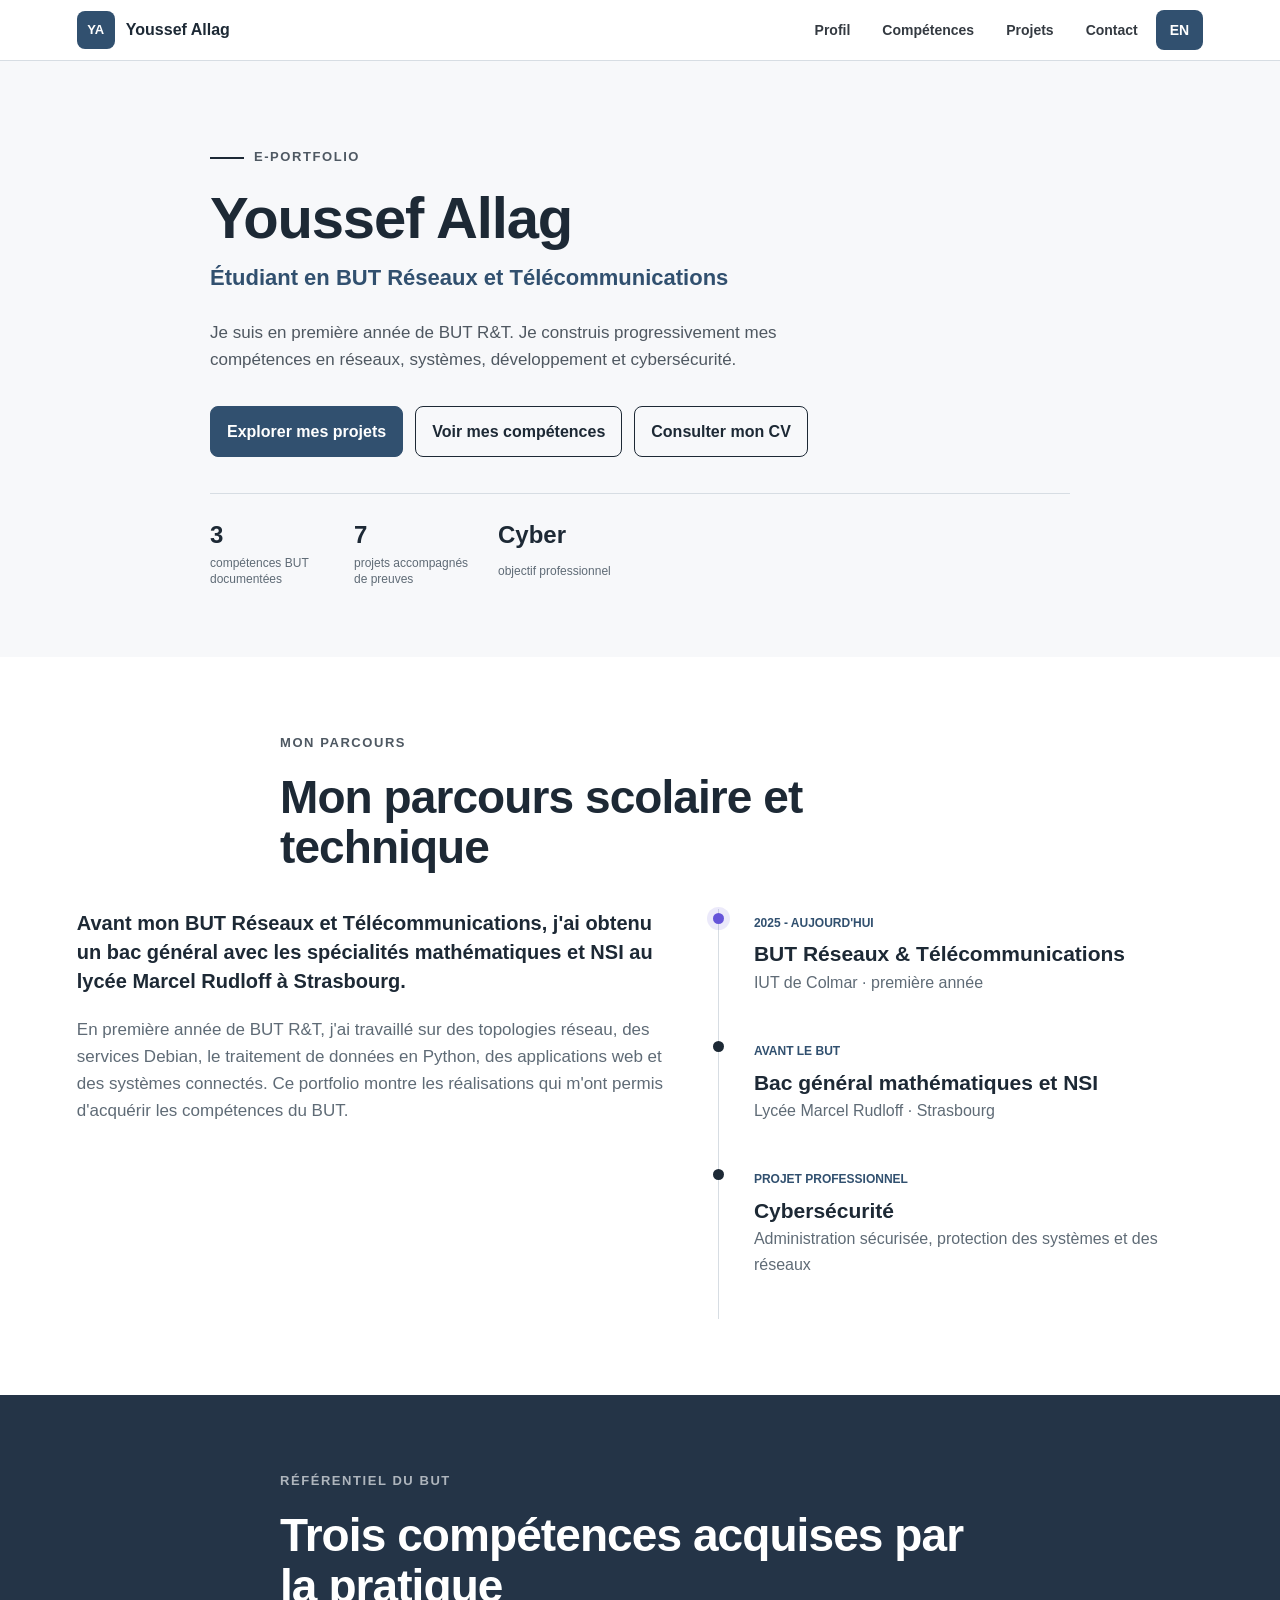
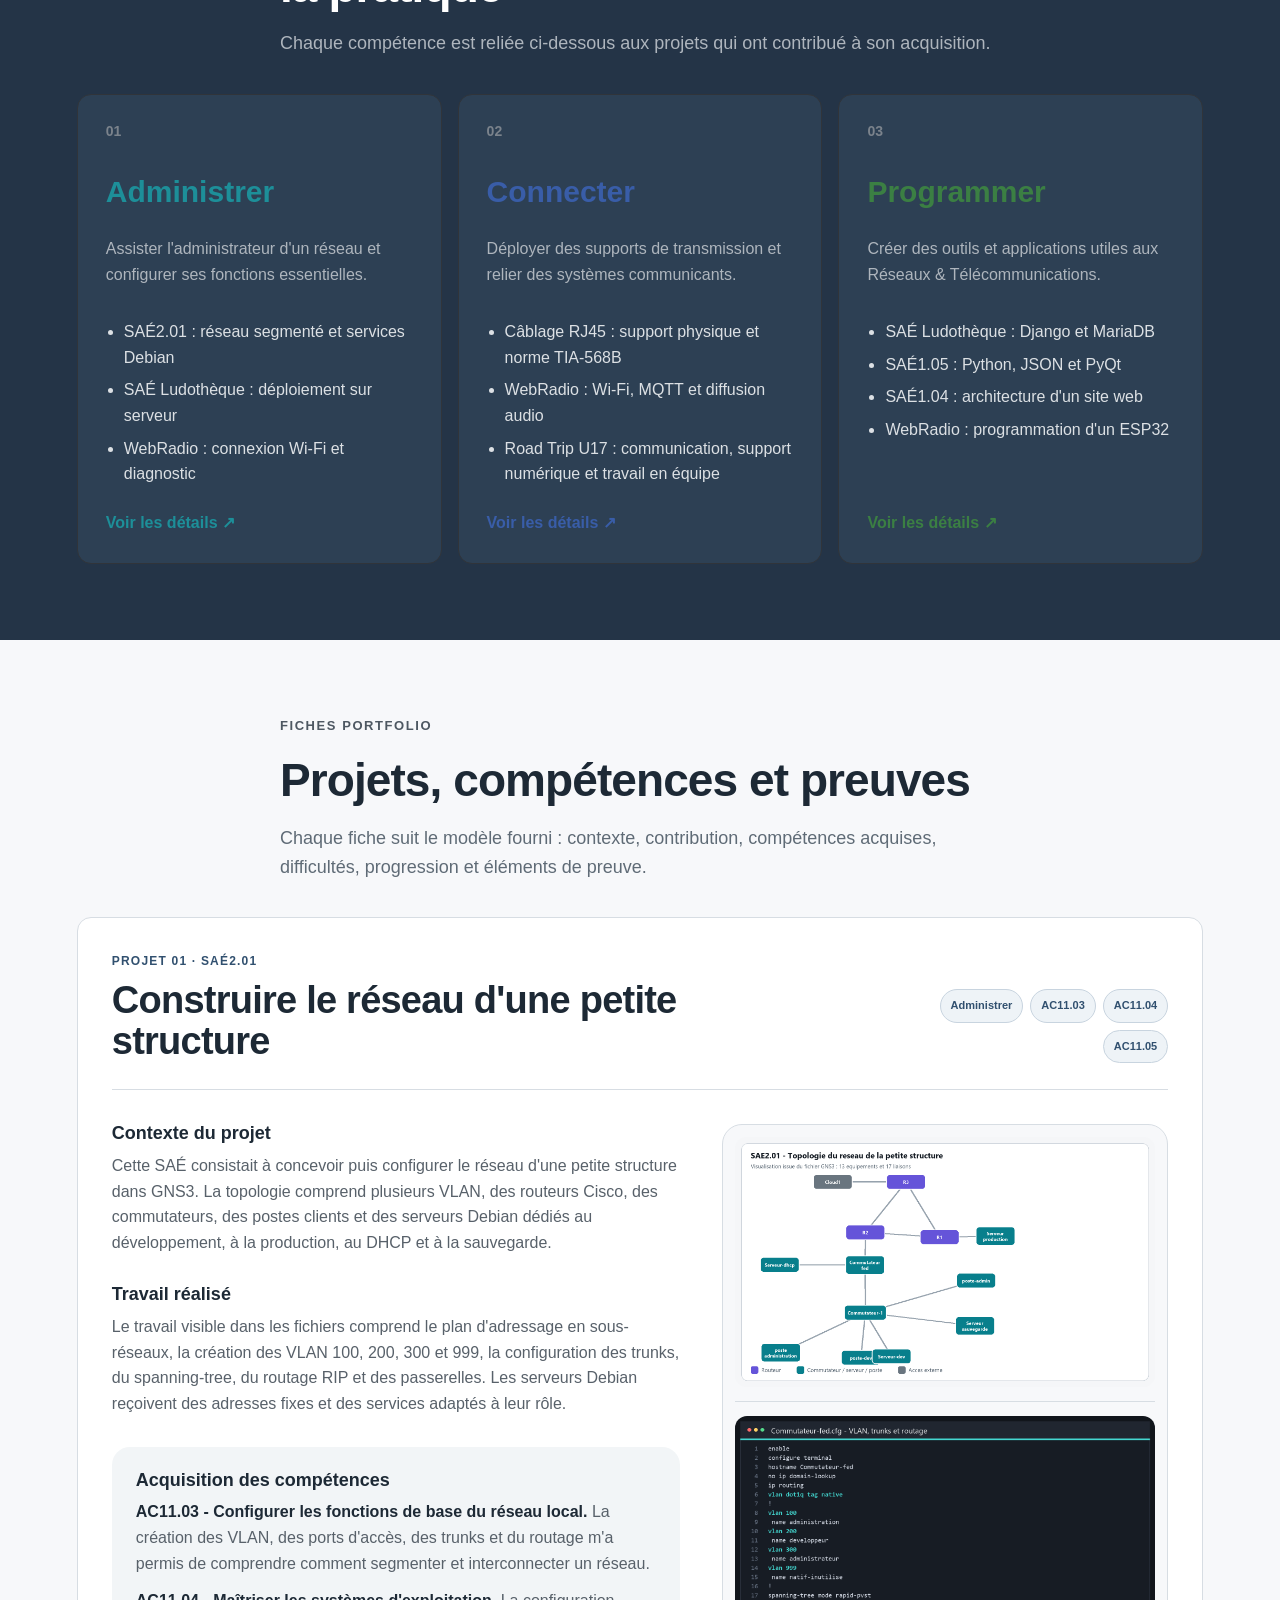
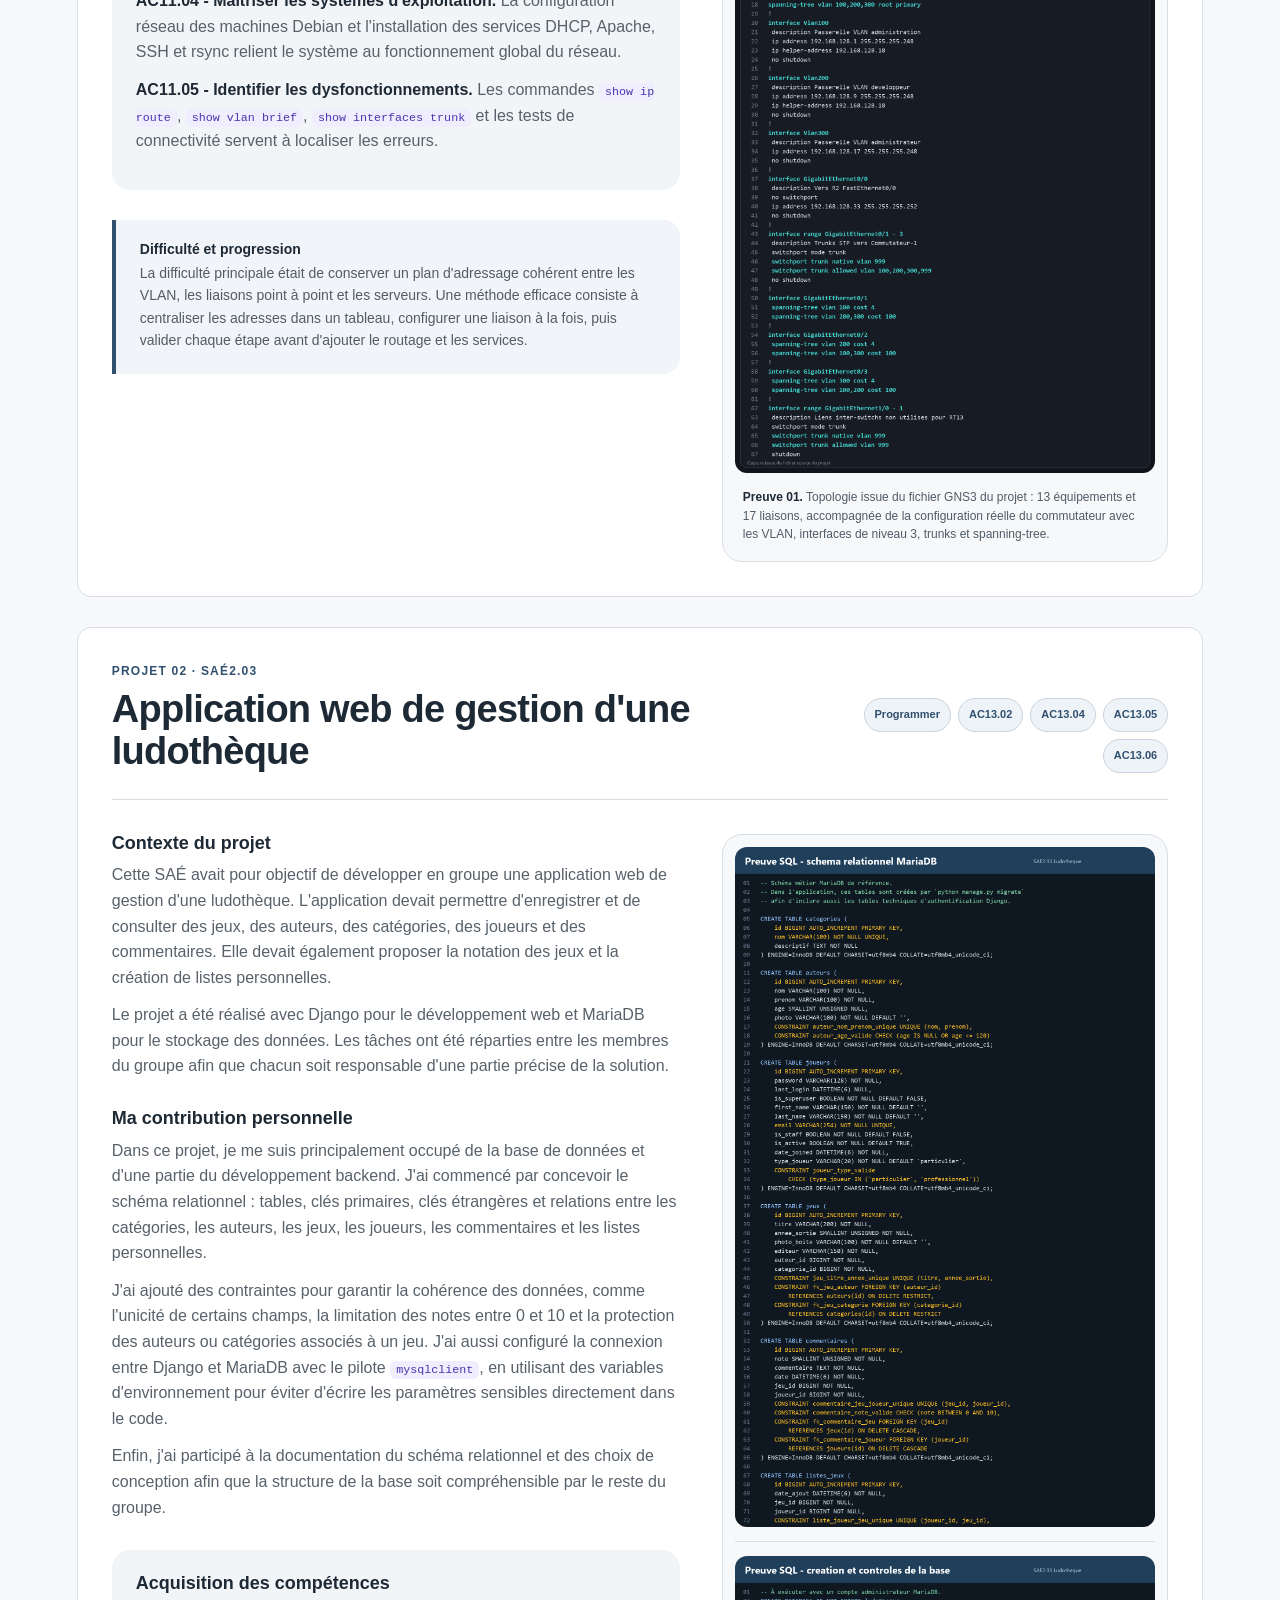
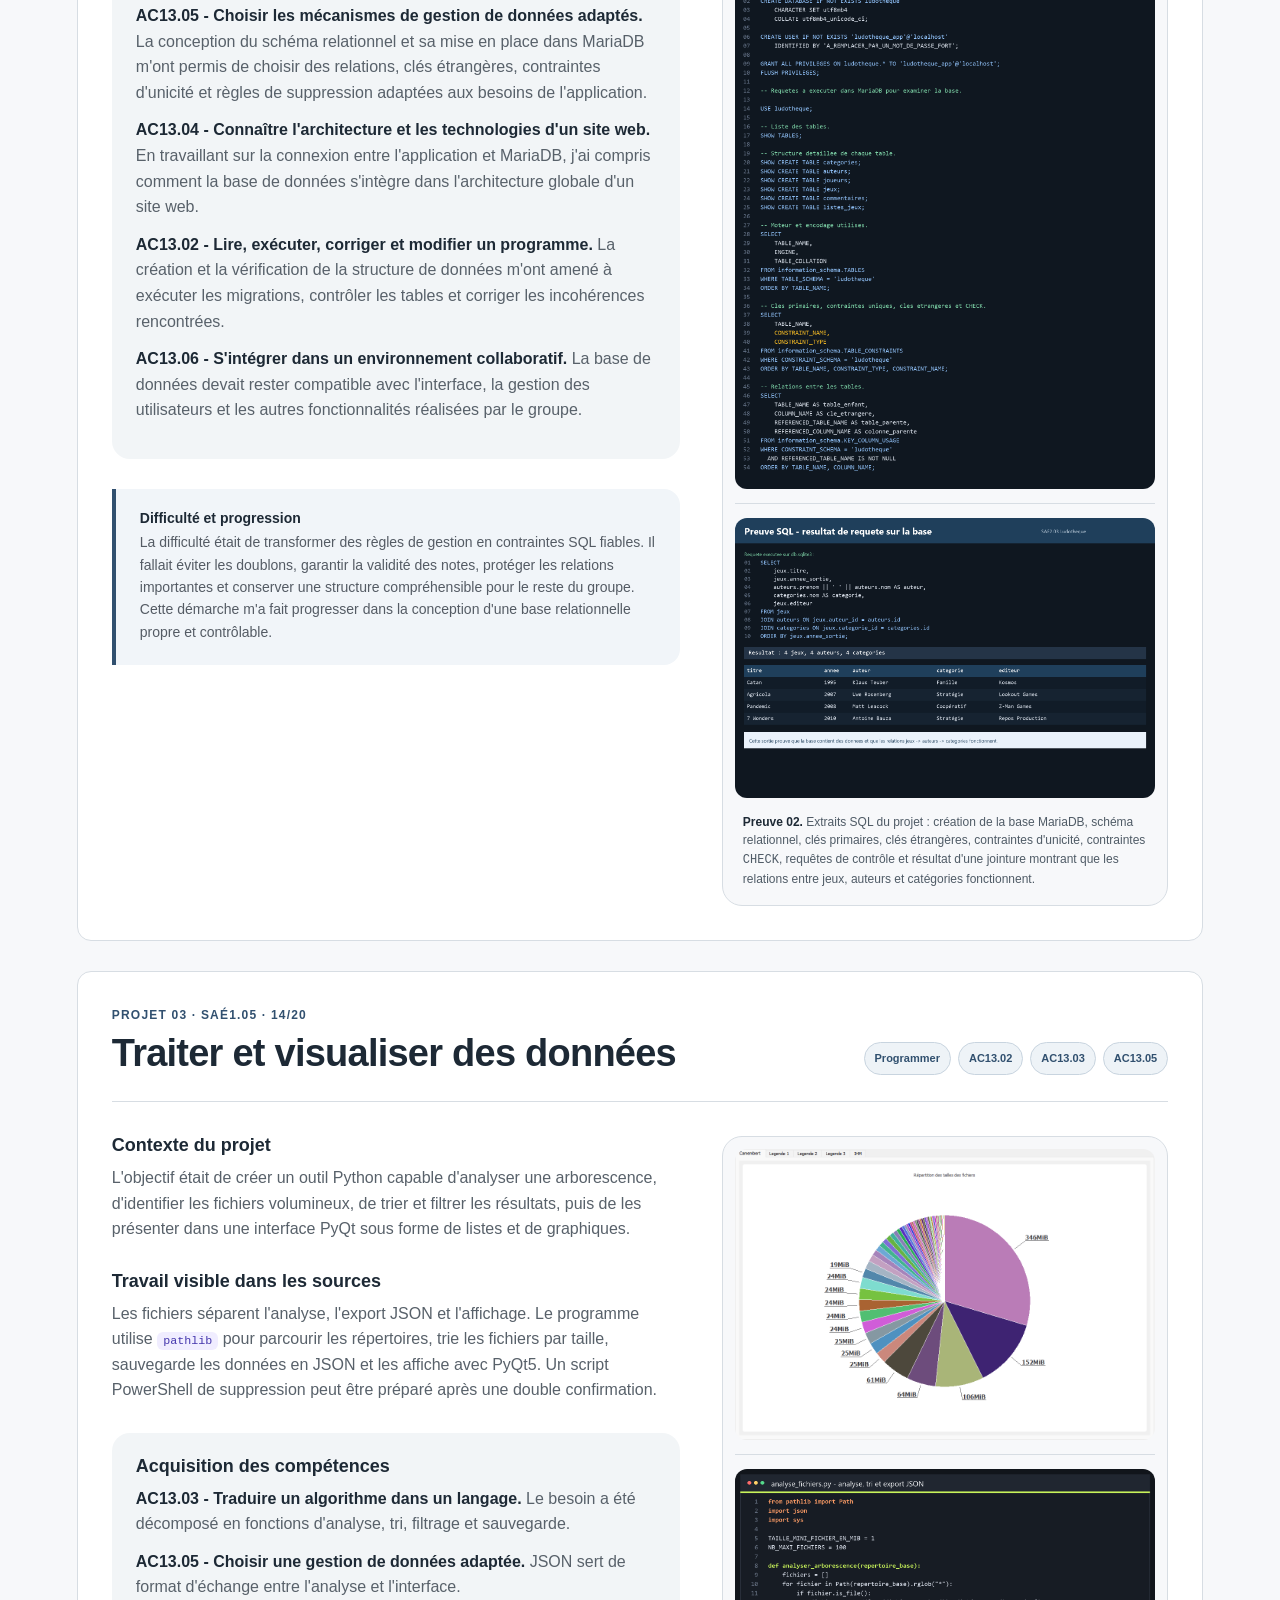
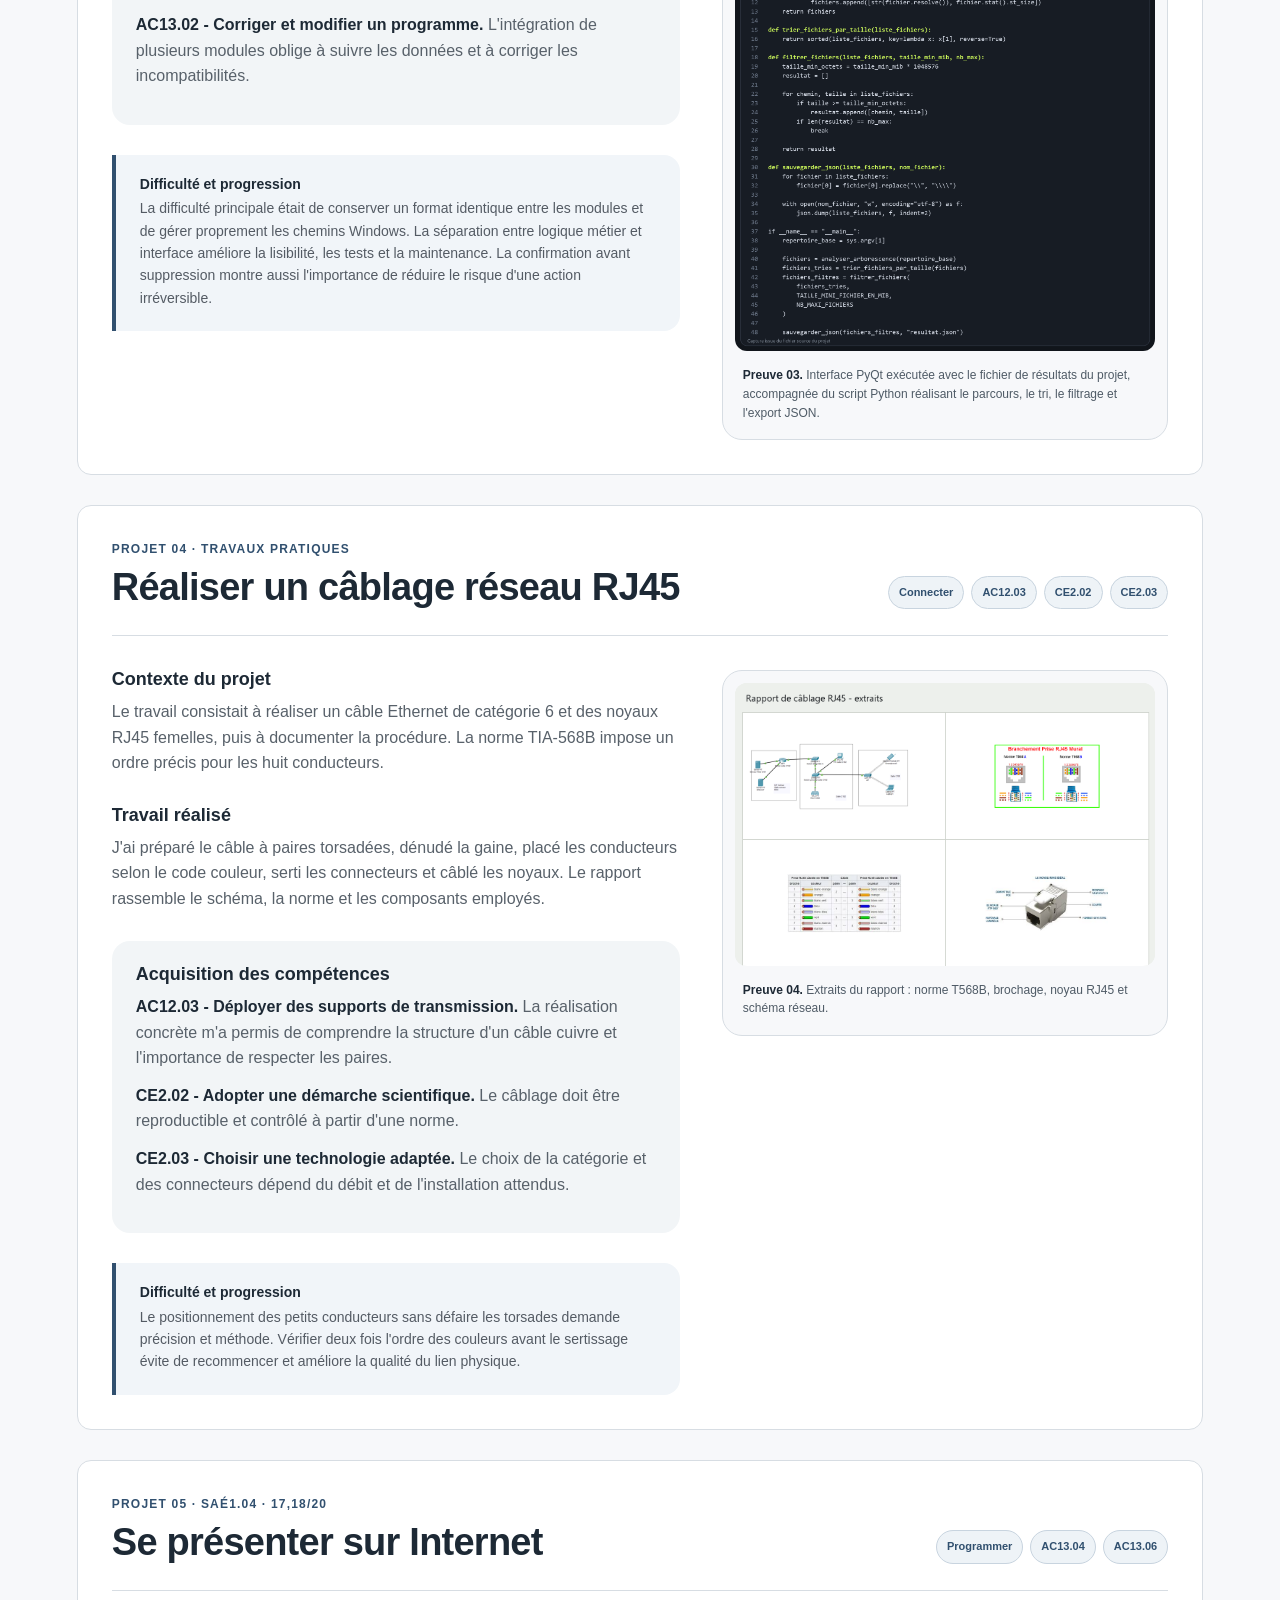
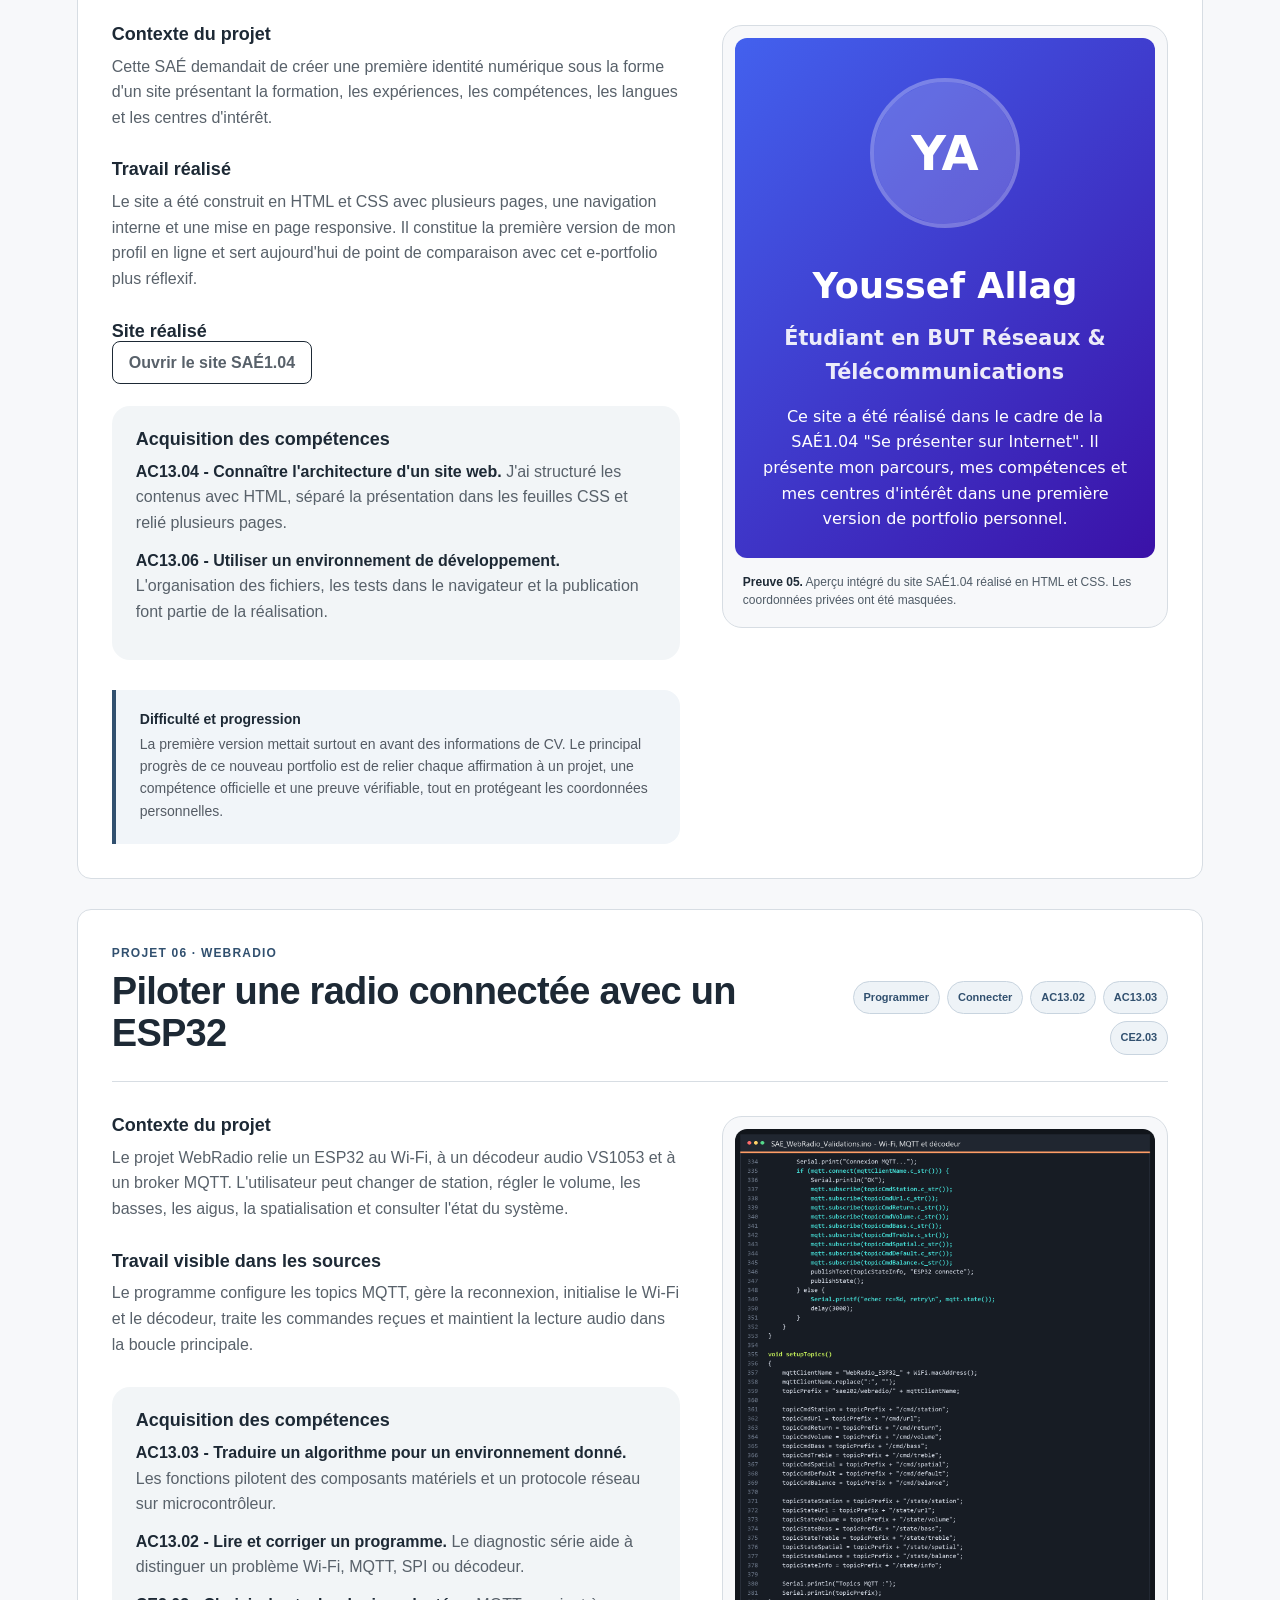
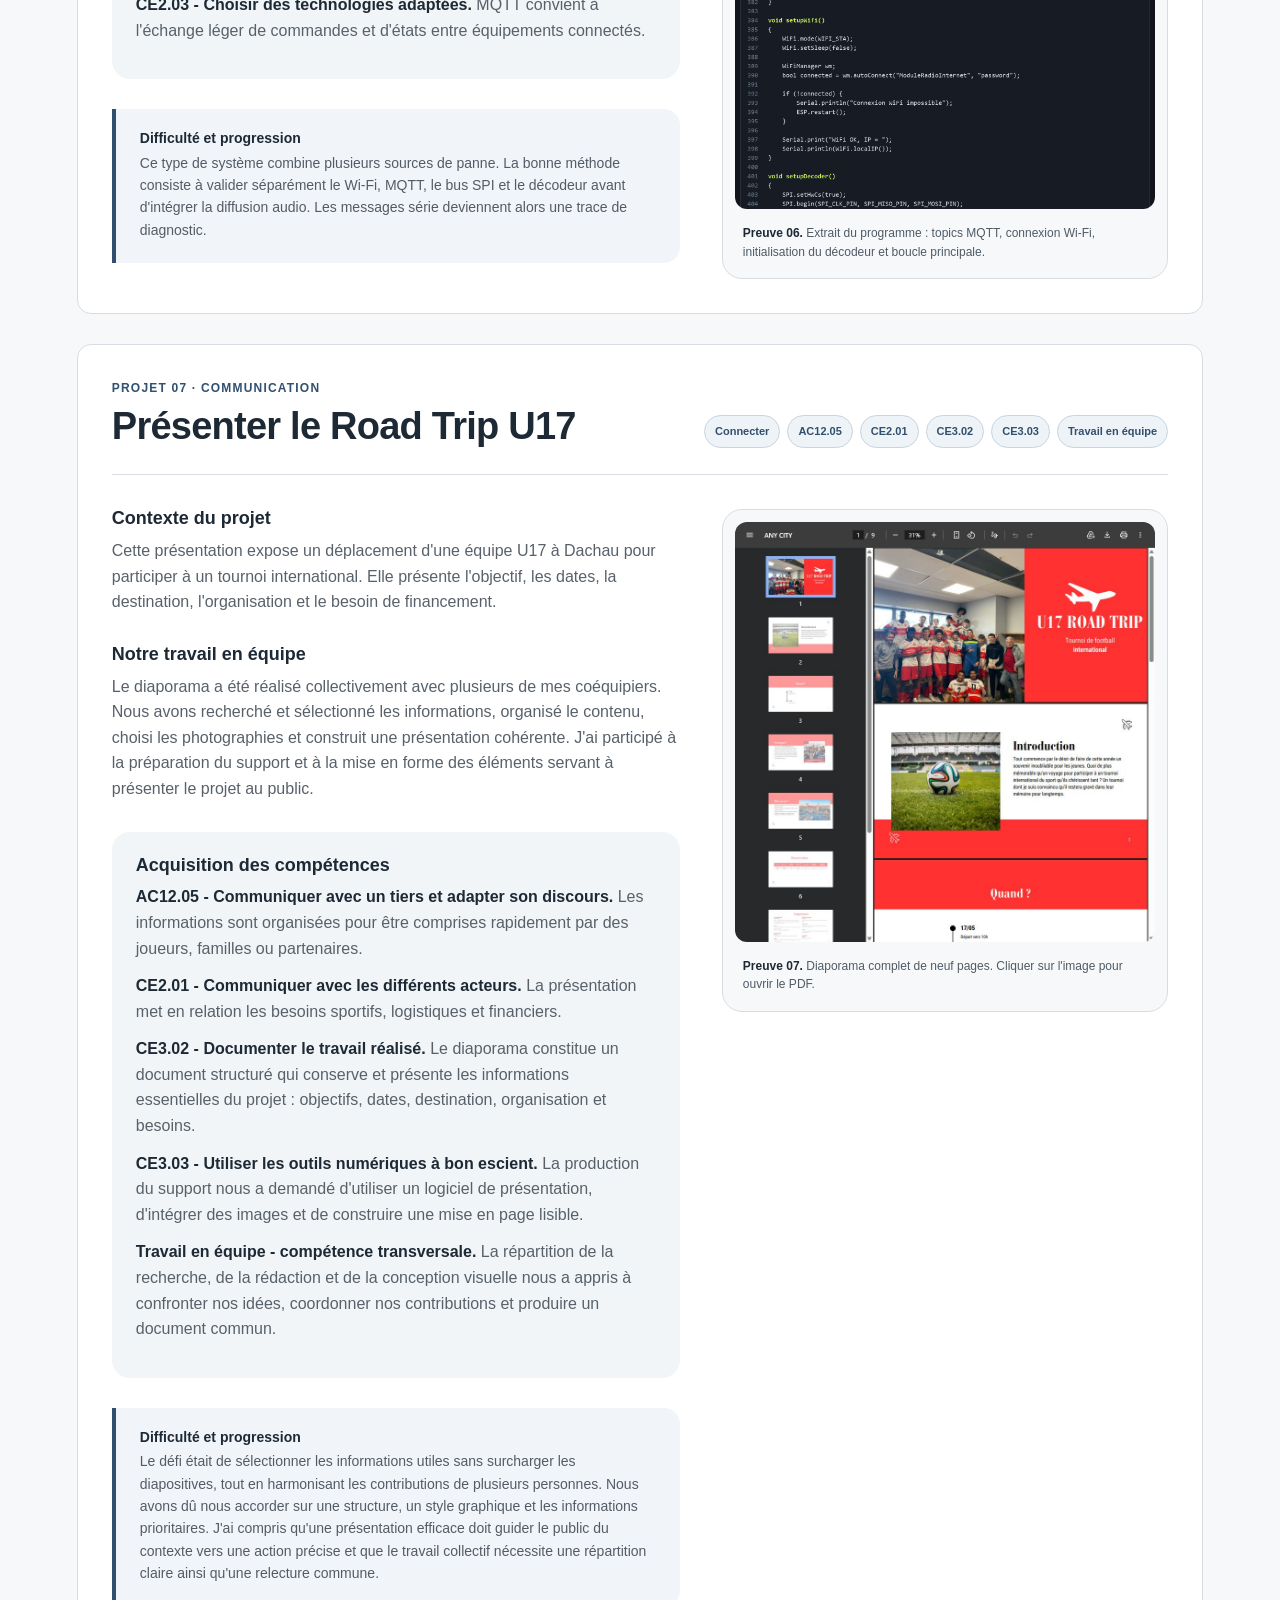
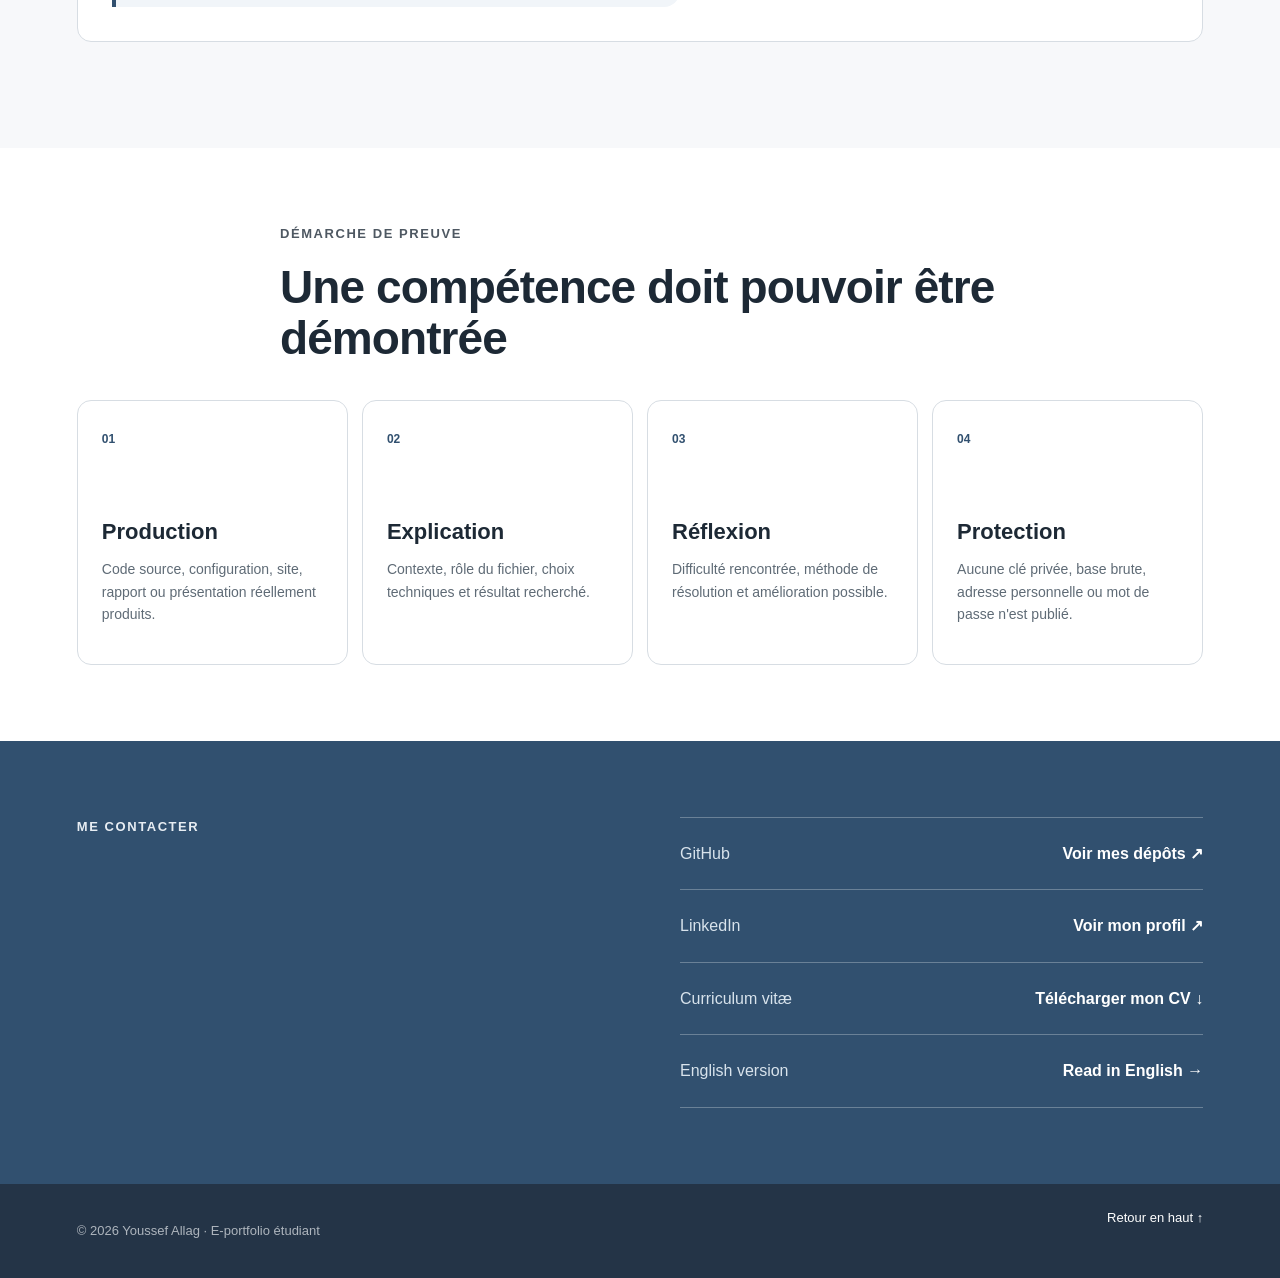
<file: index.html>
<!doctype html>
<html lang="fr">
<head>
  <meta charset="utf-8">
  <meta name="viewport" content="width=device-width, initial-scale=1">
  <meta name="description" content="Youssef Allag - e-portfolio étudiant en BUT Réseaux et Télécommunications, projets SAE, preuves de compétences et objectif professionnel en cybersécurité.">
  <meta name="author" content="Youssef Allag">
  <meta name="keywords" content="Youssef Allag, e-portfolio Youssef Allag, portfolio Youssef Allag, BUT Réseaux et Télécommunications, IUT Colmar, cybersécurité, SAE R&T">
  <meta name="robots" content="index, follow">
  <link rel="canonical" href="https://yssf67.github.io/e-portfolio/">
  <meta property="og:title" content="Youssef Allag - E-portfolio Réseaux et Télécommunications">
  <meta property="og:description" content="Portfolio de Youssef Allag : projets SAE, compétences BUT R&T, preuves et objectif professionnel en cybersécurité.">
  <meta property="og:type" content="website">
  <meta property="og:url" content="https://yssf67.github.io/e-portfolio/">
  <title>Youssef Allag - E-portfolio Réseaux et Télécommunications</title>
  <link rel="stylesheet" href="styles.css?v=5">
</head>
<body>
  <header class="entete-site">
    <a class="marque" href="#accueil"><span class="sigle-marque">YA</span><span>Youssef Allag</span></a>
    <nav class="navigation-principale" aria-label="Navigation principale">
      <a href="#profil">Profil</a>
      <a href="#competences">Compétences</a>
      <a href="#projets">Projets</a>
      <a href="#contact">Contact</a>
      <a class="selecteur-langue" href="en.html" lang="en">EN</a>
    </nav>
  </header>

  <main>
    <section id="accueil" class="accueil">
      <div class="grille-accueil">
        <div class="texte-accueil">
          <p class="surtitre"><span></span> E-portfolio</p>
          <h1>Youssef Allag</h1>
          <p class="sous-titre-accueil">Étudiant en BUT Réseaux et Télécommunications</p>
          <p class="introduction-accueil">
            Je suis en première année de BUT R&T. Je construis progressivement
            mes compétences en réseaux, systèmes, développement et cybersécurité.
          </p>
          <div class="actions-accueil">
            <a class="bouton principal" href="#projets">Explorer mes projets</a>
            <a class="bouton secondaire" href="#competences">Voir mes compétences</a>
            <a class="bouton secondaire" href="assets/documents/CV-Youssef-Allag.pdf?v=2" target="_blank">Consulter mon CV</a>
          </div>
          <ul class="chiffres-cles">
            <li><strong>3</strong><span>compétences BUT documentées</span></li>
            <li><strong>7</strong><span>projets accompagnés de preuves</span></li>
            <li><strong>Cyber</strong><span>objectif professionnel</span></li>
          </ul>
        </div>
      </div>
    </section>

    <section id="profil" class="section section-profil">
      <div class="entete-section">
        <p class="surtitre">Mon parcours</p>
        <h2>Mon parcours scolaire et technique</h2>
      </div>
      <div class="grille-profil">
        <article class="presentation-profil">
          <p class="accroche">
            Avant mon BUT Réseaux et Télécommunications, j'ai obtenu un bac général
            avec les spécialités mathématiques et NSI au lycée Marcel Rudloff à Strasbourg.
          </p>
          <p>
            En première année de BUT R&T, j'ai travaillé sur des topologies
            réseau, des services Debian, le traitement de données en Python,
            des applications web et des systèmes connectés. Ce portfolio montre
            les réalisations qui m'ont permis d'acquérir les compétences du BUT.
          </p>
        </article>
        <aside class="chronologie" aria-label="Parcours">
          <div class="element-chronologie actuel">
            <span>2025 - aujourd'hui</span>
            <h3>BUT Réseaux & Télécommunications</h3>
            <p>IUT de Colmar · première année</p>
          </div>
          <div class="element-chronologie">
            <span>Avant le BUT</span>
            <h3>Bac général mathématiques et NSI</h3>
            <p>Lycée Marcel Rudloff · Strasbourg</p>
          </div>
          <div class="element-chronologie">
            <span>Projet professionnel</span>
            <h3>Cybersécurité</h3>
            <p>Administration sécurisée, protection des systèmes et des réseaux</p>
          </div>
        </aside>
      </div>
    </section>

    <section id="competences" class="section section-sombre">
      <div class="entete-section clair">
        <p class="surtitre">Référentiel du BUT</p>
        <h2>Trois compétences acquises par la pratique</h2>
        <p>Chaque compétence est reliée ci-dessous aux projets qui ont contribué à son acquisition.</p>
      </div>
      <div class="grille-competences">
        <article class="carte-competence" data-accent="cyan">
          <div class="numero">01</div>
          <h3><a href="competence-administrer.html">Administrer</a></h3>
          <p>Assister l'administrateur d'un réseau et configurer ses fonctions essentielles.</p>
          <ul>
            <li>SAÉ2.01 : réseau segmenté et services Debian</li>
            <li>SAÉ Ludothèque : déploiement sur serveur</li>
            <li>WebRadio : connexion Wi-Fi et diagnostic</li>
          </ul>
          <a href="competence-administrer.html">Voir les détails <span>↗</span></a>
        </article>
        <article class="carte-competence" data-accent="violet">
          <div class="numero">02</div>
          <h3><a href="competence-connecter.html">Connecter</a></h3>
          <p>Déployer des supports de transmission et relier des systèmes communicants.</p>
          <ul>
            <li>Câblage RJ45 : support physique et norme TIA-568B</li>
            <li>WebRadio : Wi-Fi, MQTT et diffusion audio</li>
            <li>Road Trip U17 : communication, support numérique et travail en équipe</li>
          </ul>
          <a href="competence-connecter.html">Voir les détails <span>↗</span></a>
        </article>
        <article class="carte-competence" data-accent="lime">
          <div class="numero">03</div>
          <h3><a href="competence-programmer.html">Programmer</a></h3>
          <p>Créer des outils et applications utiles aux Réseaux & Télécommunications.</p>
          <ul>
            <li>SAÉ Ludothèque : Django et MariaDB</li>
            <li>SAÉ1.05 : Python, JSON et PyQt</li>
            <li>SAÉ1.04 : architecture d'un site web</li>
            <li>WebRadio : programmation d'un ESP32</li>
          </ul>
          <a href="competence-programmer.html">Voir les détails <span>↗</span></a>
        </article>
      </div>
    </section>

    <section id="projets" class="section section-projets">
      <div class="entete-section">
        <p class="surtitre">Fiches portfolio</p>
        <h2>Projets, compétences et preuves</h2>
        <p>
          Chaque fiche suit le modèle fourni : contexte, contribution,
          compétences acquises, difficultés, progression et éléments de preuve.
        </p>
      </div>

      <article id="reseau" class="fiche-projet">
        <header class="entete-fiche">
          <div><p class="numero-fiche">Projet 01 · SAÉ2.01</p><h3>Construire le réseau d'une petite structure</h3></div>
          <div class="etiquettes-competences"><span>Administrer</span><span>AC11.03</span><span>AC11.04</span><span>AC11.05</span></div>
        </header>
        <div class="grille-fiche">
          <div class="texte-fiche">
            <section><h4>Contexte du projet</h4><p>Cette SAÉ consistait à concevoir puis configurer le réseau d'une petite structure dans GNS3. La topologie comprend plusieurs VLAN, des routeurs Cisco, des commutateurs, des postes clients et des serveurs Debian dédiés au développement, à la production, au DHCP et à la sauvegarde.</p></section>
            <section><h4>Travail réalisé</h4><p>Le travail visible dans les fichiers comprend le plan d'adressage en sous-réseaux, la création des VLAN 100, 200, 300 et 999, la configuration des trunks, du spanning-tree, du routage RIP et des passerelles. Les serveurs Debian reçoivent des adresses fixes et des services adaptés à leur rôle.</p></section>
            <section class="acquisition"><h4>Acquisition des compétences</h4>
              <p><strong>AC11.03 - Configurer les fonctions de base du réseau local.</strong> La création des VLAN, des ports d'accès, des trunks et du routage m'a permis de comprendre comment segmenter et interconnecter un réseau.</p>
              <p><strong>AC11.04 - Maîtriser les systèmes d'exploitation.</strong> La configuration réseau des machines Debian et l'installation des services DHCP, Apache, SSH et rsync relient le système au fonctionnement global du réseau.</p>
              <p><strong>AC11.05 - Identifier les dysfonctionnements.</strong> Les commandes <code>show ip route</code>, <code>show vlan brief</code>, <code>show interfaces trunk</code> et les tests de connectivité servent à localiser les erreurs.</p>
            </section>
            <section class="reflexion"><h4>Difficulté et progression</h4><p>La difficulté principale était de conserver un plan d'adressage cohérent entre les VLAN, les liaisons point à point et les serveurs. Une méthode efficace consiste à centraliser les adresses dans un tableau, configurer une liaison à la fois, puis valider chaque étape avant d'ajouter le routage et les services.</p></section>
          </div>
          <figure class="carte-preuve">
            <div class="ensemble-preuves">
              <a href="assets/evidence/reseau-topologie.png"><img src="assets/evidence/reseau-topologie.png" alt="Visualisation de la topologie GNS3 de la petite structure"></a>
              <a href="assets/evidence/network-config.png"><img src="assets/evidence/network-config.png" alt="Extrait de la configuration Cisco montrant les VLAN, interfaces et trunks"></a>
            </div>
            <figcaption><strong>Preuve 01.</strong> Topologie issue du fichier GNS3 du projet : 13 équipements et 17 liaisons, accompagnée de la configuration réelle du commutateur avec les VLAN, interfaces de niveau 3, trunks et spanning-tree.</figcaption>
          </figure>
        </div>
      </article>

      <article id="ludotheque" class="fiche-projet">
        <header class="entete-fiche">
          <div><p class="numero-fiche">Projet 02 · SAÉ2.03</p><h3>Application web de gestion d'une ludothèque</h3></div>
          <div class="etiquettes-competences"><span>Programmer</span><span>AC13.02</span><span>AC13.04</span><span>AC13.05</span><span>AC13.06</span></div>
        </header>
        <div class="grille-fiche">
          <div class="texte-fiche">
            <section><h4>Contexte du projet</h4><p>Cette SAÉ avait pour objectif de développer en groupe une application web de gestion d'une ludothèque. L'application devait permettre d'enregistrer et de consulter des jeux, des auteurs, des catégories, des joueurs et des commentaires. Elle devait également proposer la notation des jeux et la création de listes personnelles.</p><p>Le projet a été réalisé avec Django pour le développement web et MariaDB pour le stockage des données. Les tâches ont été réparties entre les membres du groupe afin que chacun soit responsable d'une partie précise de la solution.</p></section>
            <section><h4>Ma contribution personnelle</h4><p>Dans ce projet, je me suis principalement occupé de la base de données et d'une partie du développement backend. J'ai commencé par concevoir le schéma relationnel : tables, clés primaires, clés étrangères et relations entre les catégories, les auteurs, les jeux, les joueurs, les commentaires et les listes personnelles.</p><p>J'ai ajouté des contraintes pour garantir la cohérence des données, comme l'unicité de certains champs, la limitation des notes entre 0 et 10 et la protection des auteurs ou catégories associés à un jeu. J'ai aussi configuré la connexion entre Django et MariaDB avec le pilote <code>mysqlclient</code>, en utilisant des variables d'environnement pour éviter d'écrire les paramètres sensibles directement dans le code.</p><p>Enfin, j'ai participé à la documentation du schéma relationnel et des choix de conception afin que la structure de la base soit compréhensible par le reste du groupe.</p></section>
            <section class="acquisition"><h4>Acquisition des compétences</h4>
              <p><strong>AC13.05 - Choisir les mécanismes de gestion de données adaptés.</strong> La conception du schéma relationnel et sa mise en place dans MariaDB m'ont permis de choisir des relations, clés étrangères, contraintes d'unicité et règles de suppression adaptées aux besoins de l'application.</p>
              <p><strong>AC13.04 - Connaître l'architecture et les technologies d'un site web.</strong> En travaillant sur la connexion entre l'application et MariaDB, j'ai compris comment la base de données s'intègre dans l'architecture globale d'un site web.</p>
              <p><strong>AC13.02 - Lire, exécuter, corriger et modifier un programme.</strong> La création et la vérification de la structure de données m'ont amené à exécuter les migrations, contrôler les tables et corriger les incohérences rencontrées.</p>
              <p><strong>AC13.06 - S'intégrer dans un environnement collaboratif.</strong> La base de données devait rester compatible avec l'interface, la gestion des utilisateurs et les autres fonctionnalités réalisées par le groupe.</p>
            </section>
            <section class="reflexion"><h4>Difficulté et progression</h4><p>La difficulté était de transformer des règles de gestion en contraintes SQL fiables. Il fallait éviter les doublons, garantir la validité des notes, protéger les relations importantes et conserver une structure compréhensible pour le reste du groupe. Cette démarche m'a fait progresser dans la conception d'une base relationnelle propre et contrôlable.</p></section>
          </div>
          <figure class="carte-preuve">
            <div class="ensemble-preuves">
              <a href="assets/evidence/ludotheque-sql-schema.png"><img src="assets/evidence/ludotheque-sql-schema.png" alt="Extrait SQL du schéma relationnel MariaDB de la ludothèque"></a>
              <a href="assets/evidence/ludotheque-sql-controles.png"><img src="assets/evidence/ludotheque-sql-controles.png" alt="Requêtes SQL de création et de contrôle de la base MariaDB"></a>
              <a href="assets/evidence/ludotheque-sql-resultat.png"><img src="assets/evidence/ludotheque-sql-resultat.png" alt="Résultat d'une requête SQL de jointure sur les jeux, auteurs et catégories"></a>
            </div>
            <figcaption><strong>Preuve 02.</strong> Extraits SQL du projet : création de la base MariaDB, schéma relationnel, clés primaires, clés étrangères, contraintes d'unicité, contraintes <code>CHECK</code>, requêtes de contrôle et résultat d'une jointure montrant que les relations entre jeux, auteurs et catégories fonctionnent.</figcaption>
          </figure>
        </div>
      </article>

      <article id="sae105" class="fiche-projet">
        <header class="entete-fiche">
          <div><p class="numero-fiche">Projet 03 · SAÉ1.05 · 14/20</p><h3>Traiter et visualiser des données</h3></div>
          <div class="etiquettes-competences"><span>Programmer</span><span>AC13.02</span><span>AC13.03</span><span>AC13.05</span></div>
        </header>
        <div class="grille-fiche">
          <div class="texte-fiche">
            <section><h4>Contexte du projet</h4><p>L'objectif était de créer un outil Python capable d'analyser une arborescence, d'identifier les fichiers volumineux, de trier et filtrer les résultats, puis de les présenter dans une interface PyQt sous forme de listes et de graphiques.</p></section>
            <section><h4>Travail visible dans les sources</h4><p>Les fichiers séparent l'analyse, l'export JSON et l'affichage. Le programme utilise <code>pathlib</code> pour parcourir les répertoires, trie les fichiers par taille, sauvegarde les données en JSON et les affiche avec PyQt5. Un script PowerShell de suppression peut être préparé après une double confirmation.</p></section>
            <section class="acquisition"><h4>Acquisition des compétences</h4>
              <p><strong>AC13.03 - Traduire un algorithme dans un langage.</strong> Le besoin a été décomposé en fonctions d'analyse, tri, filtrage et sauvegarde.</p>
              <p><strong>AC13.05 - Choisir une gestion de données adaptée.</strong> JSON sert de format d'échange entre l'analyse et l'interface.</p>
              <p><strong>AC13.02 - Corriger et modifier un programme.</strong> L'intégration de plusieurs modules oblige à suivre les données et à corriger les incompatibilités.</p>
            </section>
            <section class="reflexion"><h4>Difficulté et progression</h4><p>La difficulté principale était de conserver un format identique entre les modules et de gérer proprement les chemins Windows. La séparation entre logique métier et interface améliore la lisibilité, les tests et la maintenance. La confirmation avant suppression montre aussi l'importance de réduire le risque d'une action irréversible.</p></section>
          </div>
          <figure class="carte-preuve">
            <div class="ensemble-preuves">
              <a href="assets/evidence/sae105-interface.png"><img src="assets/evidence/sae105-interface.png" alt="Interface PyQt de visualisation des tailles de fichiers sous forme de graphique"></a>
              <a href="assets/evidence/sae105-analysis.png"><img src="assets/evidence/sae105-analysis.png" alt="Extrait du script Python d'analyse des fichiers"></a>
            </div>
            <figcaption><strong>Preuve 03.</strong> Interface PyQt exécutée avec le fichier de résultats du projet, accompagnée du script Python réalisant le parcours, le tri, le filtrage et l'export JSON.</figcaption>
          </figure>
        </div>
      </article>

      <article id="cablage" class="fiche-projet">
        <header class="entete-fiche">
          <div><p class="numero-fiche">Projet 04 · Travaux pratiques</p><h3>Réaliser un câblage réseau RJ45</h3></div>
          <div class="etiquettes-competences"><span>Connecter</span><span>AC12.03</span><span>CE2.02</span><span>CE2.03</span></div>
        </header>
        <div class="grille-fiche">
          <div class="texte-fiche">
            <section><h4>Contexte du projet</h4><p>Le travail consistait à réaliser un câble Ethernet de catégorie 6 et des noyaux RJ45 femelles, puis à documenter la procédure. La norme TIA-568B impose un ordre précis pour les huit conducteurs.</p></section>
            <section><h4>Travail réalisé</h4><p>J'ai préparé le câble à paires torsadées, dénudé la gaine, placé les conducteurs selon le code couleur, serti les connecteurs et câblé les noyaux. Le rapport rassemble le schéma, la norme et les composants employés.</p></section>
            <section class="acquisition"><h4>Acquisition des compétences</h4>
              <p><strong>AC12.03 - Déployer des supports de transmission.</strong> La réalisation concrète m'a permis de comprendre la structure d'un câble cuivre et l'importance de respecter les paires.</p>
              <p><strong>CE2.02 - Adopter une démarche scientifique.</strong> Le câblage doit être reproductible et contrôlé à partir d'une norme.</p>
              <p><strong>CE2.03 - Choisir une technologie adaptée.</strong> Le choix de la catégorie et des connecteurs dépend du débit et de l'installation attendus.</p>
            </section>
            <section class="reflexion"><h4>Difficulté et progression</h4><p>Le positionnement des petits conducteurs sans défaire les torsades demande précision et méthode. Vérifier deux fois l'ordre des couleurs avant le sertissage évite de recommencer et améliore la qualité du lien physique.</p></section>
          </div>
          <figure class="carte-preuve paysage">
            <a href="assets/evidence/cablage-report.png"><img src="assets/evidence/cablage-report.png" alt="Extraits du rapport de câblage RJ45 avec norme T568B et schémas"></a>
            <figcaption><strong>Preuve 04.</strong> Extraits du rapport : norme T568B, brochage, noyau RJ45 et schéma réseau.</figcaption>
          </figure>
        </div>
      </article>

      <article id="sae104" class="fiche-projet">
        <header class="entete-fiche">
          <div><p class="numero-fiche">Projet 05 · SAÉ1.04 · 17,18/20</p><h3>Se présenter sur Internet</h3></div>
          <div class="etiquettes-competences"><span>Programmer</span><span>AC13.04</span><span>AC13.06</span></div>
        </header>
        <div class="grille-fiche">
          <div class="texte-fiche">
            <section><h4>Contexte du projet</h4><p>Cette SAÉ demandait de créer une première identité numérique sous la forme d'un site présentant la formation, les expériences, les compétences, les langues et les centres d'intérêt.</p></section>
            <section><h4>Travail réalisé</h4><p>Le site a été construit en HTML et CSS avec plusieurs pages, une navigation interne et une mise en page responsive. Il constitue la première version de mon profil en ligne et sert aujourd'hui de point de comparaison avec cet e-portfolio plus réflexif.</p></section>
            <section><h4>Site réalisé</h4><p><a class="bouton secondaire" href="assets/sites/sae104/index.html" target="_blank" rel="noreferrer">Ouvrir le site SAÉ1.04</a></p></section>
            <section class="acquisition"><h4>Acquisition des compétences</h4>
              <p><strong>AC13.04 - Connaître l'architecture d'un site web.</strong> J'ai structuré les contenus avec HTML, séparé la présentation dans les feuilles CSS et relié plusieurs pages.</p>
              <p><strong>AC13.06 - Utiliser un environnement de développement.</strong> L'organisation des fichiers, les tests dans le navigateur et la publication font partie de la réalisation.</p>
            </section>
            <section class="reflexion"><h4>Difficulté et progression</h4><p>La première version mettait surtout en avant des informations de CV. Le principal progrès de ce nouveau portfolio est de relier chaque affirmation à un projet, une compétence officielle et une preuve vérifiable, tout en protégeant les coordonnées personnelles.</p></section>
          </div>
          <figure class="carte-preuve">
            <iframe class="apercu-site" src="assets/sites/sae104/index.html" title="Aperçu du site SAÉ1.04"></iframe>
            <figcaption><strong>Preuve 05.</strong> Aperçu intégré du site SAÉ1.04 réalisé en HTML et CSS. Les coordonnées privées ont été masquées.</figcaption>
          </figure>
        </div>
      </article>

      <article id="webradio" class="fiche-projet">
        <header class="entete-fiche">
          <div><p class="numero-fiche">Projet 06 · WebRadio</p><h3>Piloter une radio connectée avec un ESP32</h3></div>
          <div class="etiquettes-competences"><span>Programmer</span><span>Connecter</span><span>AC13.02</span><span>AC13.03</span><span>CE2.03</span></div>
        </header>
        <div class="grille-fiche">
          <div class="texte-fiche">
            <section><h4>Contexte du projet</h4><p>Le projet WebRadio relie un ESP32 au Wi-Fi, à un décodeur audio VS1053 et à un broker MQTT. L'utilisateur peut changer de station, régler le volume, les basses, les aigus, la spatialisation et consulter l'état du système.</p></section>
            <section><h4>Travail visible dans les sources</h4><p>Le programme configure les topics MQTT, gère la reconnexion, initialise le Wi-Fi et le décodeur, traite les commandes reçues et maintient la lecture audio dans la boucle principale.</p></section>
            <section class="acquisition"><h4>Acquisition des compétences</h4>
              <p><strong>AC13.03 - Traduire un algorithme pour un environnement donné.</strong> Les fonctions pilotent des composants matériels et un protocole réseau sur microcontrôleur.</p>
              <p><strong>AC13.02 - Lire et corriger un programme.</strong> Le diagnostic série aide à distinguer un problème Wi-Fi, MQTT, SPI ou décodeur.</p>
              <p><strong>CE2.03 - Choisir des technologies adaptées.</strong> MQTT convient à l'échange léger de commandes et d'états entre équipements connectés.</p>
            </section>
            <section class="reflexion"><h4>Difficulté et progression</h4><p>Ce type de système combine plusieurs sources de panne. La bonne méthode consiste à valider séparément le Wi-Fi, MQTT, le bus SPI et le décodeur avant d'intégrer la diffusion audio. Les messages série deviennent alors une trace de diagnostic.</p></section>
          </div>
          <figure class="carte-preuve">
            <a href="assets/evidence/webradio-mqtt.png"><img src="assets/evidence/webradio-mqtt.png" alt="Extrait du programme Arduino de la WebRadio montrant MQTT et le Wi-Fi"></a>
            <figcaption><strong>Preuve 06.</strong> Extrait du programme : topics MQTT, connexion Wi-Fi, initialisation du décodeur et boucle principale.</figcaption>
          </figure>
        </div>
      </article>

      <article id="roadtrip" class="fiche-projet">
        <header class="entete-fiche">
          <div><p class="numero-fiche">Projet 07 · Communication</p><h3>Présenter le Road Trip U17</h3></div>
          <div class="etiquettes-competences"><span>Connecter</span><span>AC12.05</span><span>CE2.01</span><span>CE3.02</span><span>CE3.03</span><span>Travail en équipe</span></div>
        </header>
        <div class="grille-fiche">
          <div class="texte-fiche">
            <section><h4>Contexte du projet</h4><p>Cette présentation expose un déplacement d'une équipe U17 à Dachau pour participer à un tournoi international. Elle présente l'objectif, les dates, la destination, l'organisation et le besoin de financement.</p></section>
            <section><h4>Notre travail en équipe</h4><p>Le diaporama a été réalisé collectivement avec plusieurs de mes coéquipiers. Nous avons recherché et sélectionné les informations, organisé le contenu, choisi les photographies et construit une présentation cohérente. J'ai participé à la préparation du support et à la mise en forme des éléments servant à présenter le projet au public.</p></section>
            <section class="acquisition"><h4>Acquisition des compétences</h4>
              <p><strong>AC12.05 - Communiquer avec un tiers et adapter son discours.</strong> Les informations sont organisées pour être comprises rapidement par des joueurs, familles ou partenaires.</p>
              <p><strong>CE2.01 - Communiquer avec les différents acteurs.</strong> La présentation met en relation les besoins sportifs, logistiques et financiers.</p>
              <p><strong>CE3.02 - Documenter le travail réalisé.</strong> Le diaporama constitue un document structuré qui conserve et présente les informations essentielles du projet : objectifs, dates, destination, organisation et besoins.</p>
              <p><strong>CE3.03 - Utiliser les outils numériques à bon escient.</strong> La production du support nous a demandé d'utiliser un logiciel de présentation, d'intégrer des images et de construire une mise en page lisible.</p>
              <p><strong>Travail en équipe - compétence transversale.</strong> La répartition de la recherche, de la rédaction et de la conception visuelle nous a appris à confronter nos idées, coordonner nos contributions et produire un document commun.</p>
            </section>
            <section class="reflexion"><h4>Difficulté et progression</h4><p>Le défi était de sélectionner les informations utiles sans surcharger les diapositives, tout en harmonisant les contributions de plusieurs personnes. Nous avons dû nous accorder sur une structure, un style graphique et les informations prioritaires. J'ai compris qu'une présentation efficace doit guider le public du contexte vers une action précise et que le travail collectif nécessite une répartition claire ainsi qu'une relecture commune.</p></section>
          </div>
          <figure class="carte-preuve paysage">
            <a href="assets/evidence/road-trip.pdf"><img src="assets/evidence/road-trip-slide.png" alt="Capture du diaporama Road Trip U17 dans le lecteur PDF"></a>
            <figcaption><strong>Preuve 07.</strong> Diaporama complet de neuf pages. Cliquer sur l'image pour ouvrir le PDF.</figcaption>
          </figure>
        </div>
      </article>
    </section>

    <section class="section section-preuves">
      <div class="entete-section">
        <p class="surtitre">Démarche de preuve</p>
        <h2>Une compétence doit pouvoir être démontrée</h2>
      </div>
      <div class="grille-preuves">
        <article><span>01</span><h3>Production</h3><p>Code source, configuration, site, rapport ou présentation réellement produits.</p></article>
        <article><span>02</span><h3>Explication</h3><p>Contexte, rôle du fichier, choix techniques et résultat recherché.</p></article>
        <article><span>03</span><h3>Réflexion</h3><p>Difficulté rencontrée, méthode de résolution et amélioration possible.</p></article>
        <article><span>04</span><h3>Protection</h3><p>Aucune clé privée, base brute, adresse personnelle ou mot de passe n'est publié.</p></article>
      </div>
    </section>

    <section id="contact" class="section section-contact">
      <div>
        <p class="surtitre">Me contacter</p>
      </div>
      <div class="liens-contact">
        <a href="https://github.com/Yssf67?tab=repositories" target="_blank" rel="noreferrer"><span>GitHub</span><strong>Voir mes dépôts ↗</strong></a>
        <a href="https://www.linkedin.com/in/youssef-allag-641799397/" target="_blank" rel="noreferrer"><span>LinkedIn</span><strong>Voir mon profil ↗</strong></a>
        <a href="assets/documents/CV-Youssef-Allag.pdf?v=2" download="CV-Youssef-Allag.pdf"><span>Curriculum vitæ</span><strong>Télécharger mon CV ↓</strong></a>
        <a href="en.html" lang="en"><span>English version</span><strong>Read in English →</strong></a>
      </div>
    </section>
  </main>

  <footer>
    <p>© 2026 Youssef Allag · E-portfolio étudiant</p>
    <a href="#accueil">Retour en haut ↑</a>
  </footer>
</body>
</html>
</file>
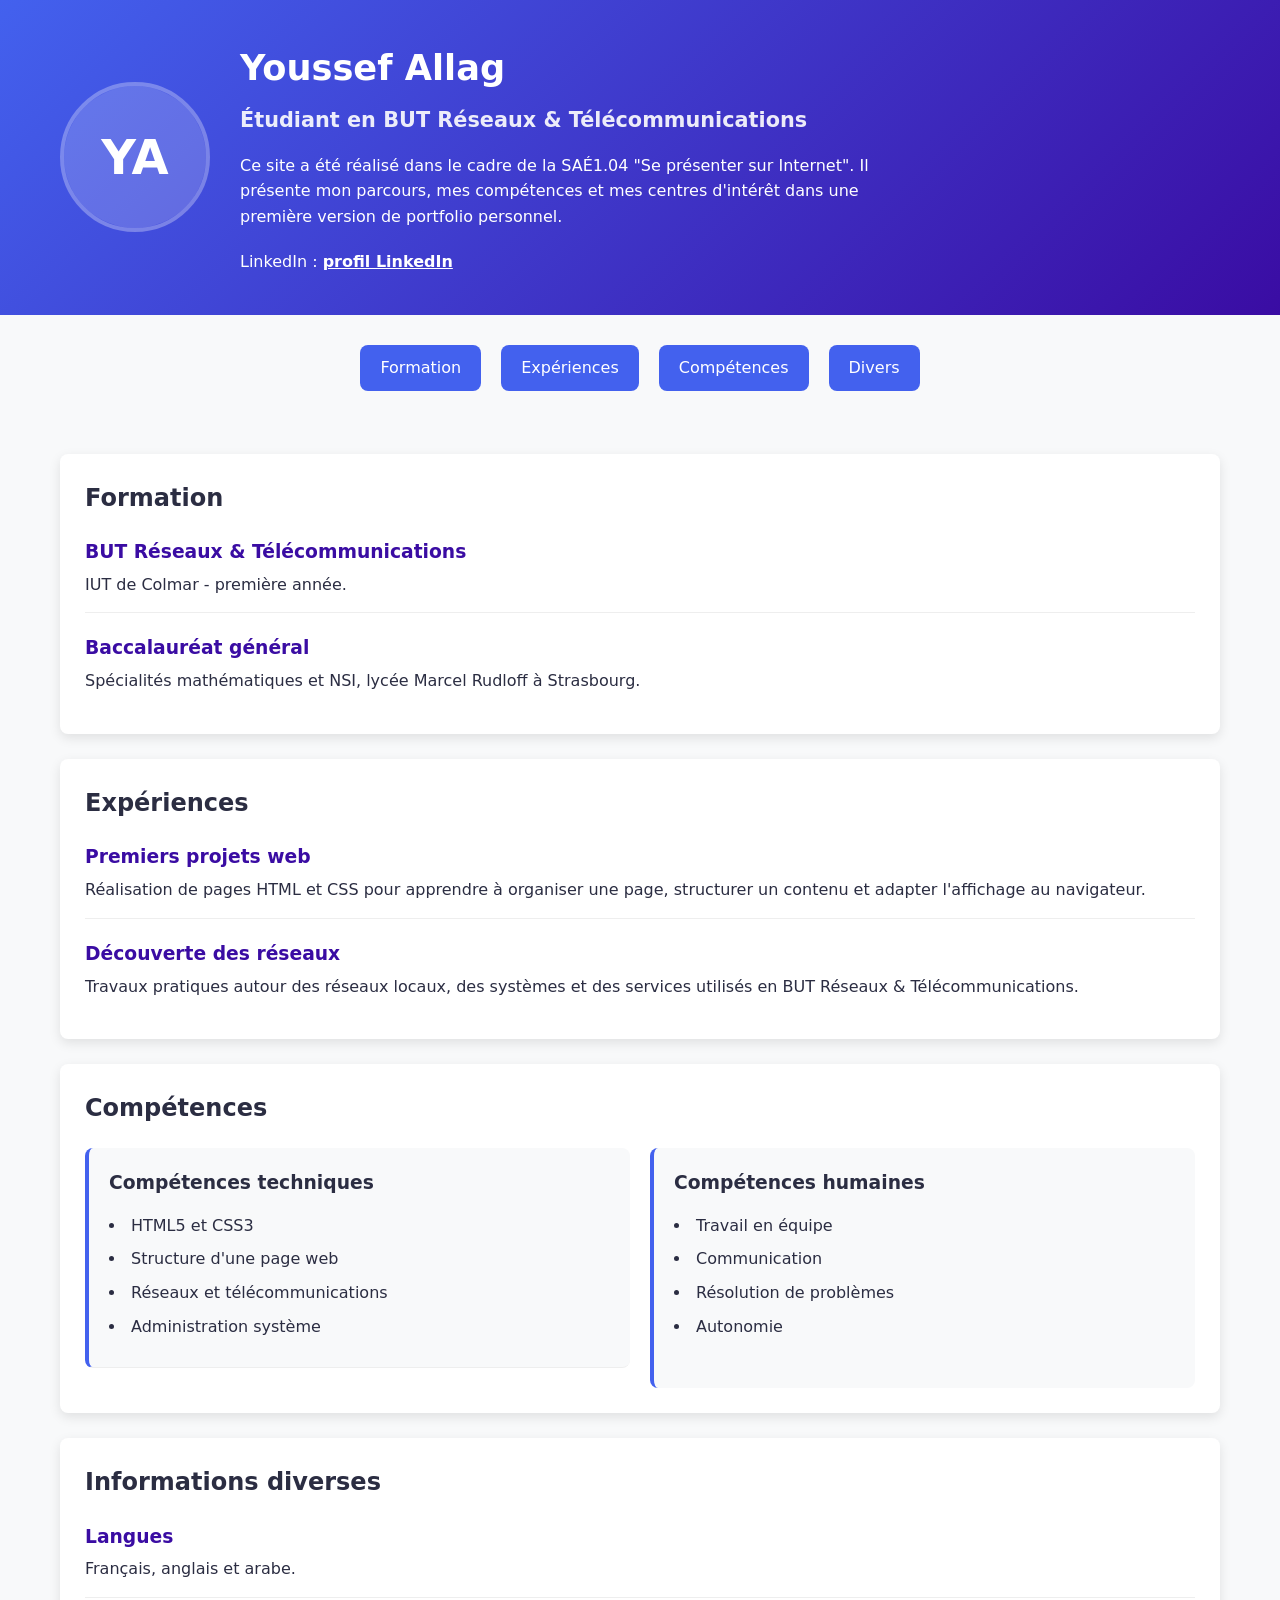
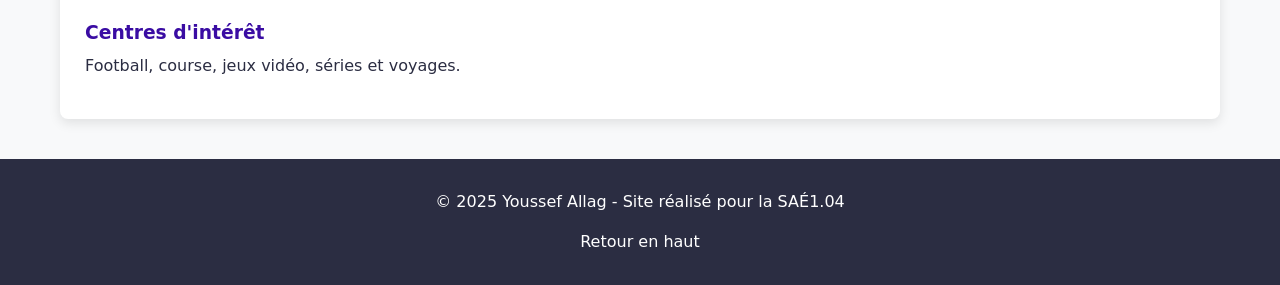
<file: assets/sites/sae104/index.html>
<!doctype html>
<html lang="fr">
<head>
  <meta charset="UTF-8">
  <meta name="viewport" content="width=device-width, initial-scale=1.0">
  <meta name="author" content="Youssef Allag">
  <meta name="description" content="Site de présentation réalisé pour la SAÉ1.04 : se présenter sur Internet.">
  <title>Youssef Allag - Site SAÉ1.04</title>
  <link rel="stylesheet" href="style.css">
</head>
<body>
  <header id="accueil">
    <div class="container">
      <div class="header-content">
        <div class="photo-container" aria-hidden="true"><span>YA</span></div>
        <div class="header-text">
          <h1>Youssef Allag</h1>
          <h2>Étudiant en BUT Réseaux & Télécommunications</h2>
          <p>Ce site a été réalisé dans le cadre de la SAÉ1.04 "Se présenter sur Internet". Il présente mon parcours, mes compétences et mes centres d'intérêt dans une première version de portfolio personnel.</p>
          <div class="contact-info">
            <p>LinkedIn : <a href="https://www.linkedin.com/in/youssef-allag-641799397/" target="_blank" rel="noreferrer">profil LinkedIn</a></p>
          </div>
        </div>
      </div>
    </div>
  </header>

  <main class="container">
    <nav class="main-nav" aria-label="Navigation du site SAÉ1.04">
      <ul>
        <li><a href="#formation">Formation</a></li>
        <li><a href="#experiences">Expériences</a></li>
        <li><a href="#competences">Compétences</a></li>
        <li><a href="#divers">Divers</a></li>
      </ul>
    </nav>

    <section id="formation">
      <h2>Formation</h2>
      <article>
        <h3>BUT Réseaux & Télécommunications</h3>
        <p>IUT de Colmar - première année.</p>
      </article>
      <article>
        <h3>Baccalauréat général</h3>
        <p>Spécialités mathématiques et NSI, lycée Marcel Rudloff à Strasbourg.</p>
      </article>
    </section>

    <section id="experiences">
      <h2>Expériences</h2>
      <article>
        <h3>Premiers projets web</h3>
        <p>Réalisation de pages HTML et CSS pour apprendre à organiser une page, structurer un contenu et adapter l'affichage au navigateur.</p>
      </article>
      <article>
        <h3>Découverte des réseaux</h3>
        <p>Travaux pratiques autour des réseaux locaux, des systèmes et des services utilisés en BUT Réseaux & Télécommunications.</p>
      </article>
    </section>

    <section id="competences">
      <h2>Compétences</h2>
      <div class="skills-grid">
        <article class="skill-category">
          <h3>Compétences techniques</h3>
          <ul>
            <li>HTML5 et CSS3</li>
            <li>Structure d'une page web</li>
            <li>Réseaux et télécommunications</li>
            <li>Administration système</li>
          </ul>
        </article>
        <article class="skill-category">
          <h3>Compétences humaines</h3>
          <ul>
            <li>Travail en équipe</li>
            <li>Communication</li>
            <li>Résolution de problèmes</li>
            <li>Autonomie</li>
          </ul>
        </article>
      </div>
    </section>

    <section id="divers">
      <h2>Informations diverses</h2>
      <article>
        <h3>Langues</h3>
        <p>Français, anglais et arabe.</p>
      </article>
      <article>
        <h3>Centres d'intérêt</h3>
        <p>Football, course, jeux vidéo, séries et voyages.</p>
      </article>
    </section>
  </main>

  <footer>
    <div class="container">
      <div class="footer-content">
        <p>&copy; 2025 Youssef Allag - Site réalisé pour la SAÉ1.04</p>
        <a href="#accueil" class="back-to-top">Retour en haut</a>
      </div>
    </div>
  </footer>
</body>
</html>
</file>
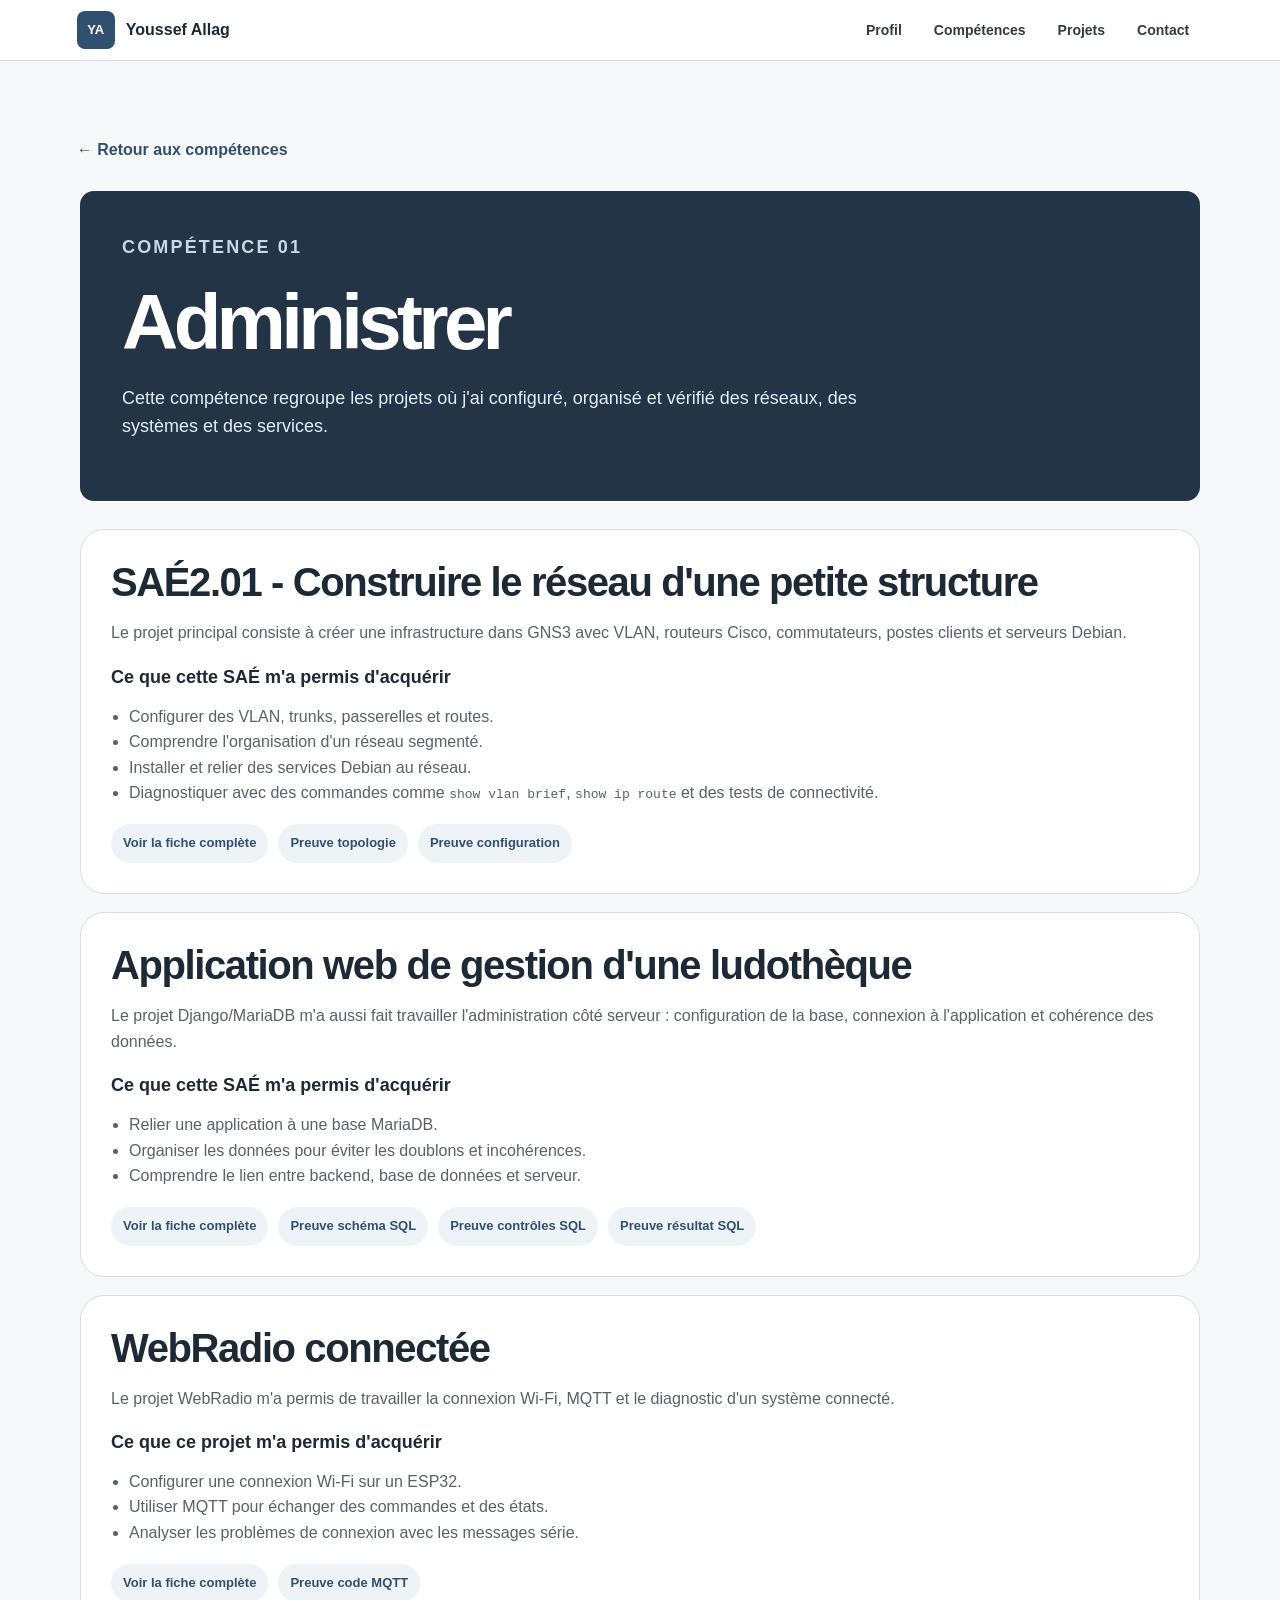
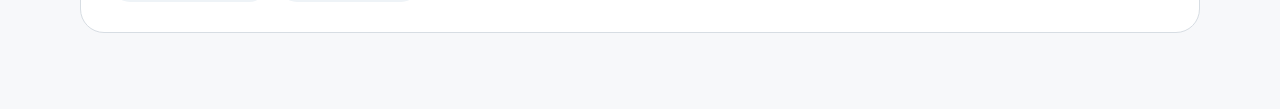
<file: competence-administrer.html>
<!doctype html>
<html lang="fr">
<head>
  <meta charset="utf-8">
  <meta name="viewport" content="width=device-width, initial-scale=1">
  <title>Administrer - Youssef Allag</title>
  <link rel="stylesheet" href="styles.css?v=6">
</head>
<body class="page-detail">
  <header class="entete-site">
    <a class="marque" href="index.html#accueil"><span class="sigle-marque">YA</span><span>Youssef Allag</span></a>
    <nav class="navigation-principale" aria-label="Navigation principale">
      <a href="index.html#profil">Profil</a>
      <a href="index.html#competences">Compétences</a>
      <a href="index.html#projets">Projets</a>
      <a href="index.html#contact">Contact</a>
    </nav>
  </header>

  <main class="section">
    <a class="retour-portfolio" href="index.html#competences">← Retour aux compétences</a>
    <section class="hero-competence">
      <p class="surtitre">Compétence 01</p>
      <h1>Administrer</h1>
      <p>Cette compétence regroupe les projets où j'ai configuré, organisé et vérifié des réseaux, des systèmes et des services.</p>
    </section>

    <div class="grille-detail-competence">
      <article class="bloc-sae">
        <h2>SAÉ2.01 - Construire le réseau d'une petite structure</h2>
        <p>Le projet principal consiste à créer une infrastructure dans GNS3 avec VLAN, routeurs Cisco, commutateurs, postes clients et serveurs Debian.</p>
        <h3>Ce que cette SAÉ m'a permis d'acquérir</h3>
        <ul>
          <li>Configurer des VLAN, trunks, passerelles et routes.</li>
          <li>Comprendre l'organisation d'un réseau segmenté.</li>
          <li>Installer et relier des services Debian au réseau.</li>
          <li>Diagnostiquer avec des commandes comme <code>show vlan brief</code>, <code>show ip route</code> et des tests de connectivité.</li>
        </ul>
        <div class="preuves-liees">
          <a href="index.html#reseau">Voir la fiche complète</a>
          <a href="assets/evidence/reseau-topologie.png">Preuve topologie</a>
          <a href="assets/evidence/network-config.png">Preuve configuration</a>
        </div>
      </article>

      <article class="bloc-sae">
        <h2>Application web de gestion d'une ludothèque</h2>
        <p>Le projet Django/MariaDB m'a aussi fait travailler l'administration côté serveur : configuration de la base, connexion à l'application et cohérence des données.</p>
        <h3>Ce que cette SAÉ m'a permis d'acquérir</h3>
        <ul>
          <li>Relier une application à une base MariaDB.</li>
          <li>Organiser les données pour éviter les doublons et incohérences.</li>
          <li>Comprendre le lien entre backend, base de données et serveur.</li>
        </ul>
        <div class="preuves-liees">
          <a href="index.html#ludotheque">Voir la fiche complète</a>
          <a href="assets/evidence/ludotheque-sql-schema.png">Preuve schéma SQL</a>
          <a href="assets/evidence/ludotheque-sql-controles.png">Preuve contrôles SQL</a>
          <a href="assets/evidence/ludotheque-sql-resultat.png">Preuve résultat SQL</a>
        </div>
      </article>

      <article class="bloc-sae">
        <h2>WebRadio connectée</h2>
        <p>Le projet WebRadio m'a permis de travailler la connexion Wi-Fi, MQTT et le diagnostic d'un système connecté.</p>
        <h3>Ce que ce projet m'a permis d'acquérir</h3>
        <ul>
          <li>Configurer une connexion Wi-Fi sur un ESP32.</li>
          <li>Utiliser MQTT pour échanger des commandes et des états.</li>
          <li>Analyser les problèmes de connexion avec les messages série.</li>
        </ul>
        <div class="preuves-liees">
          <a href="index.html#webradio">Voir la fiche complète</a>
          <a href="assets/evidence/webradio-mqtt.png">Preuve code MQTT</a>
        </div>
      </article>
    </div>
  </main>
</body>
</html>
</file>
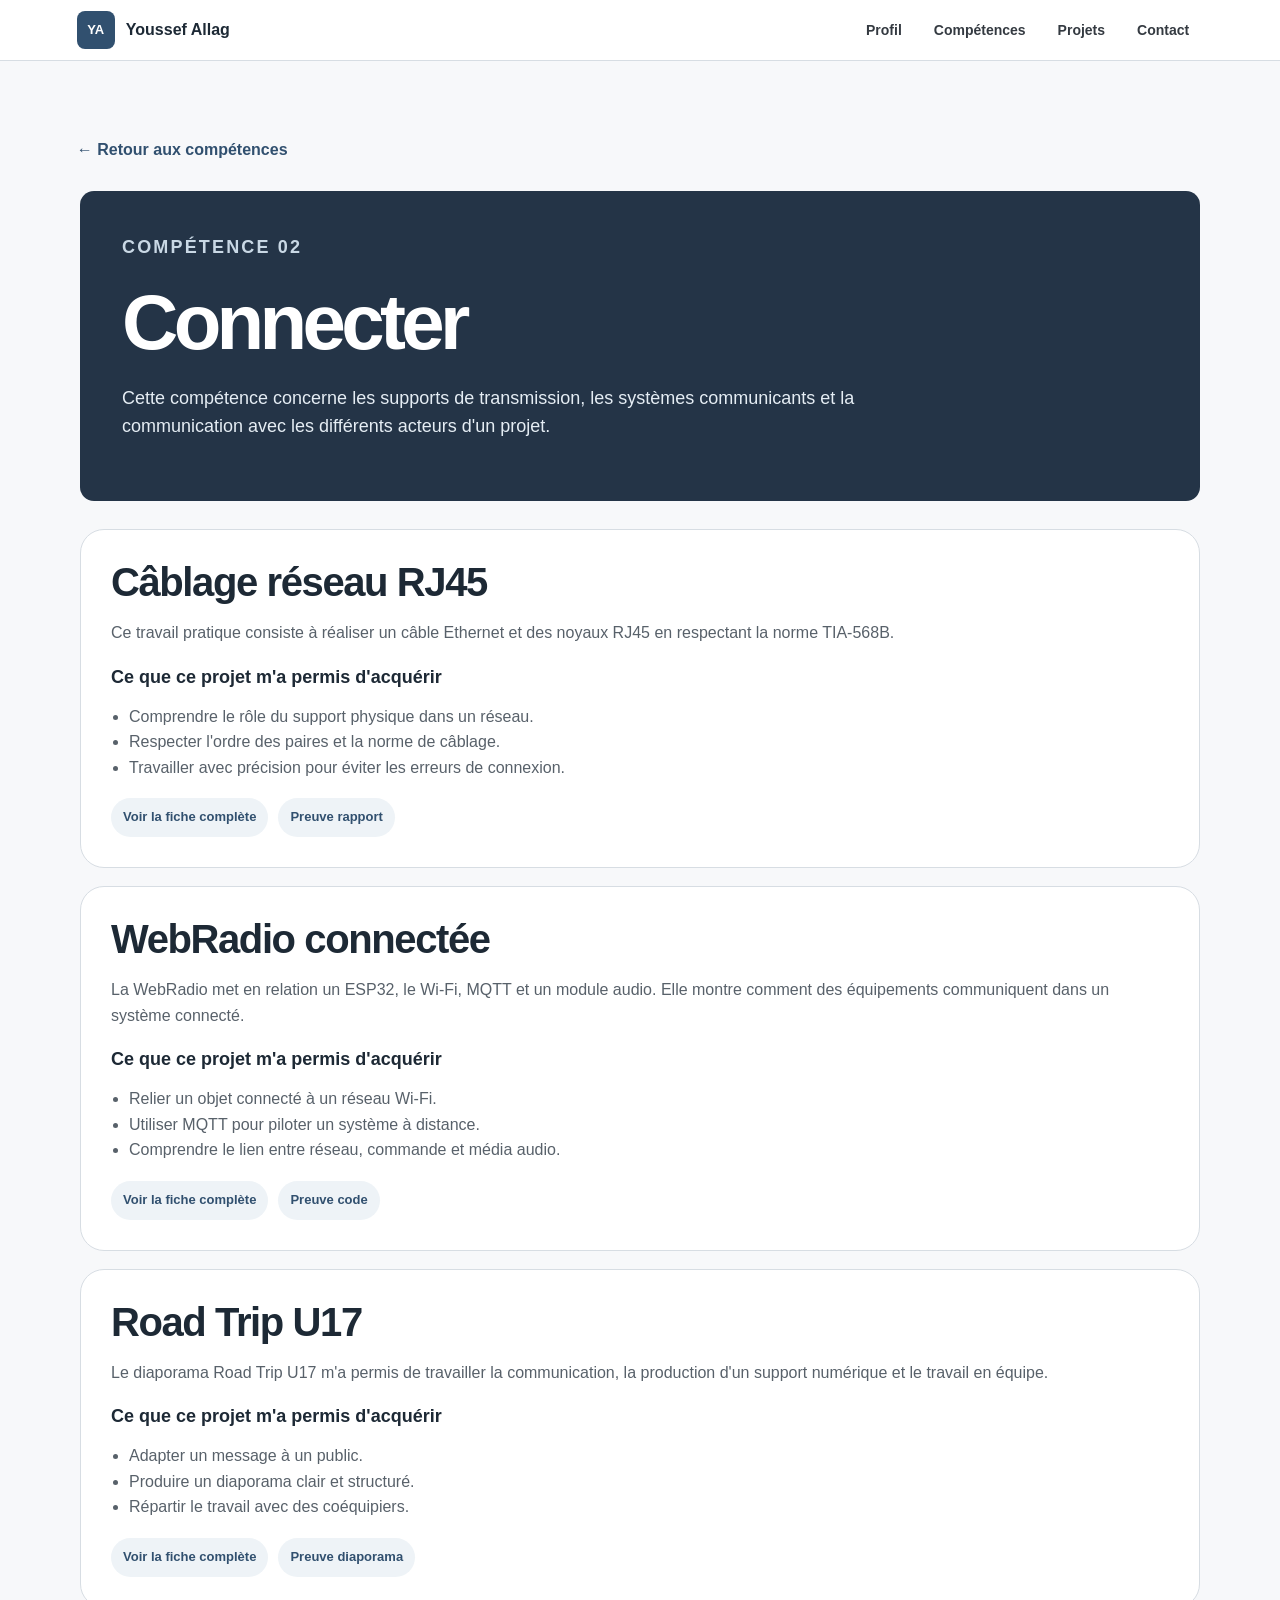
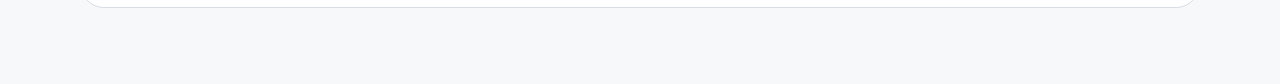
<file: competence-connecter.html>
<!doctype html>
<html lang="fr">
<head>
  <meta charset="utf-8">
  <meta name="viewport" content="width=device-width, initial-scale=1">
  <title>Connecter - Youssef Allag</title>
  <link rel="stylesheet" href="styles.css?v=6">
</head>
<body class="page-detail">
  <header class="entete-site">
    <a class="marque" href="index.html#accueil"><span class="sigle-marque">YA</span><span>Youssef Allag</span></a>
    <nav class="navigation-principale" aria-label="Navigation principale">
      <a href="index.html#profil">Profil</a>
      <a href="index.html#competences">Compétences</a>
      <a href="index.html#projets">Projets</a>
      <a href="index.html#contact">Contact</a>
    </nav>
  </header>

  <main class="section">
    <a class="retour-portfolio" href="index.html#competences">← Retour aux compétences</a>
    <section class="hero-competence">
      <p class="surtitre">Compétence 02</p>
      <h1>Connecter</h1>
      <p>Cette compétence concerne les supports de transmission, les systèmes communicants et la communication avec les différents acteurs d'un projet.</p>
    </section>

    <div class="grille-detail-competence">
      <article class="bloc-sae">
        <h2>Câblage réseau RJ45</h2>
        <p>Ce travail pratique consiste à réaliser un câble Ethernet et des noyaux RJ45 en respectant la norme TIA-568B.</p>
        <h3>Ce que ce projet m'a permis d'acquérir</h3>
        <ul>
          <li>Comprendre le rôle du support physique dans un réseau.</li>
          <li>Respecter l'ordre des paires et la norme de câblage.</li>
          <li>Travailler avec précision pour éviter les erreurs de connexion.</li>
        </ul>
        <div class="preuves-liees">
          <a href="index.html#cablage">Voir la fiche complète</a>
          <a href="assets/evidence/cablage-report.png">Preuve rapport</a>
        </div>
      </article>

      <article class="bloc-sae">
        <h2>WebRadio connectée</h2>
        <p>La WebRadio met en relation un ESP32, le Wi-Fi, MQTT et un module audio. Elle montre comment des équipements communiquent dans un système connecté.</p>
        <h3>Ce que ce projet m'a permis d'acquérir</h3>
        <ul>
          <li>Relier un objet connecté à un réseau Wi-Fi.</li>
          <li>Utiliser MQTT pour piloter un système à distance.</li>
          <li>Comprendre le lien entre réseau, commande et média audio.</li>
        </ul>
        <div class="preuves-liees">
          <a href="index.html#webradio">Voir la fiche complète</a>
          <a href="assets/evidence/webradio-mqtt.png">Preuve code</a>
        </div>
      </article>

      <article class="bloc-sae">
        <h2>Road Trip U17</h2>
        <p>Le diaporama Road Trip U17 m'a permis de travailler la communication, la production d'un support numérique et le travail en équipe.</p>
        <h3>Ce que ce projet m'a permis d'acquérir</h3>
        <ul>
          <li>Adapter un message à un public.</li>
          <li>Produire un diaporama clair et structuré.</li>
          <li>Répartir le travail avec des coéquipiers.</li>
        </ul>
        <div class="preuves-liees">
          <a href="index.html#roadtrip">Voir la fiche complète</a>
          <a href="assets/evidence/road-trip.pdf">Preuve diaporama</a>
        </div>
      </article>
    </div>
  </main>
</body>
</html>
</file>
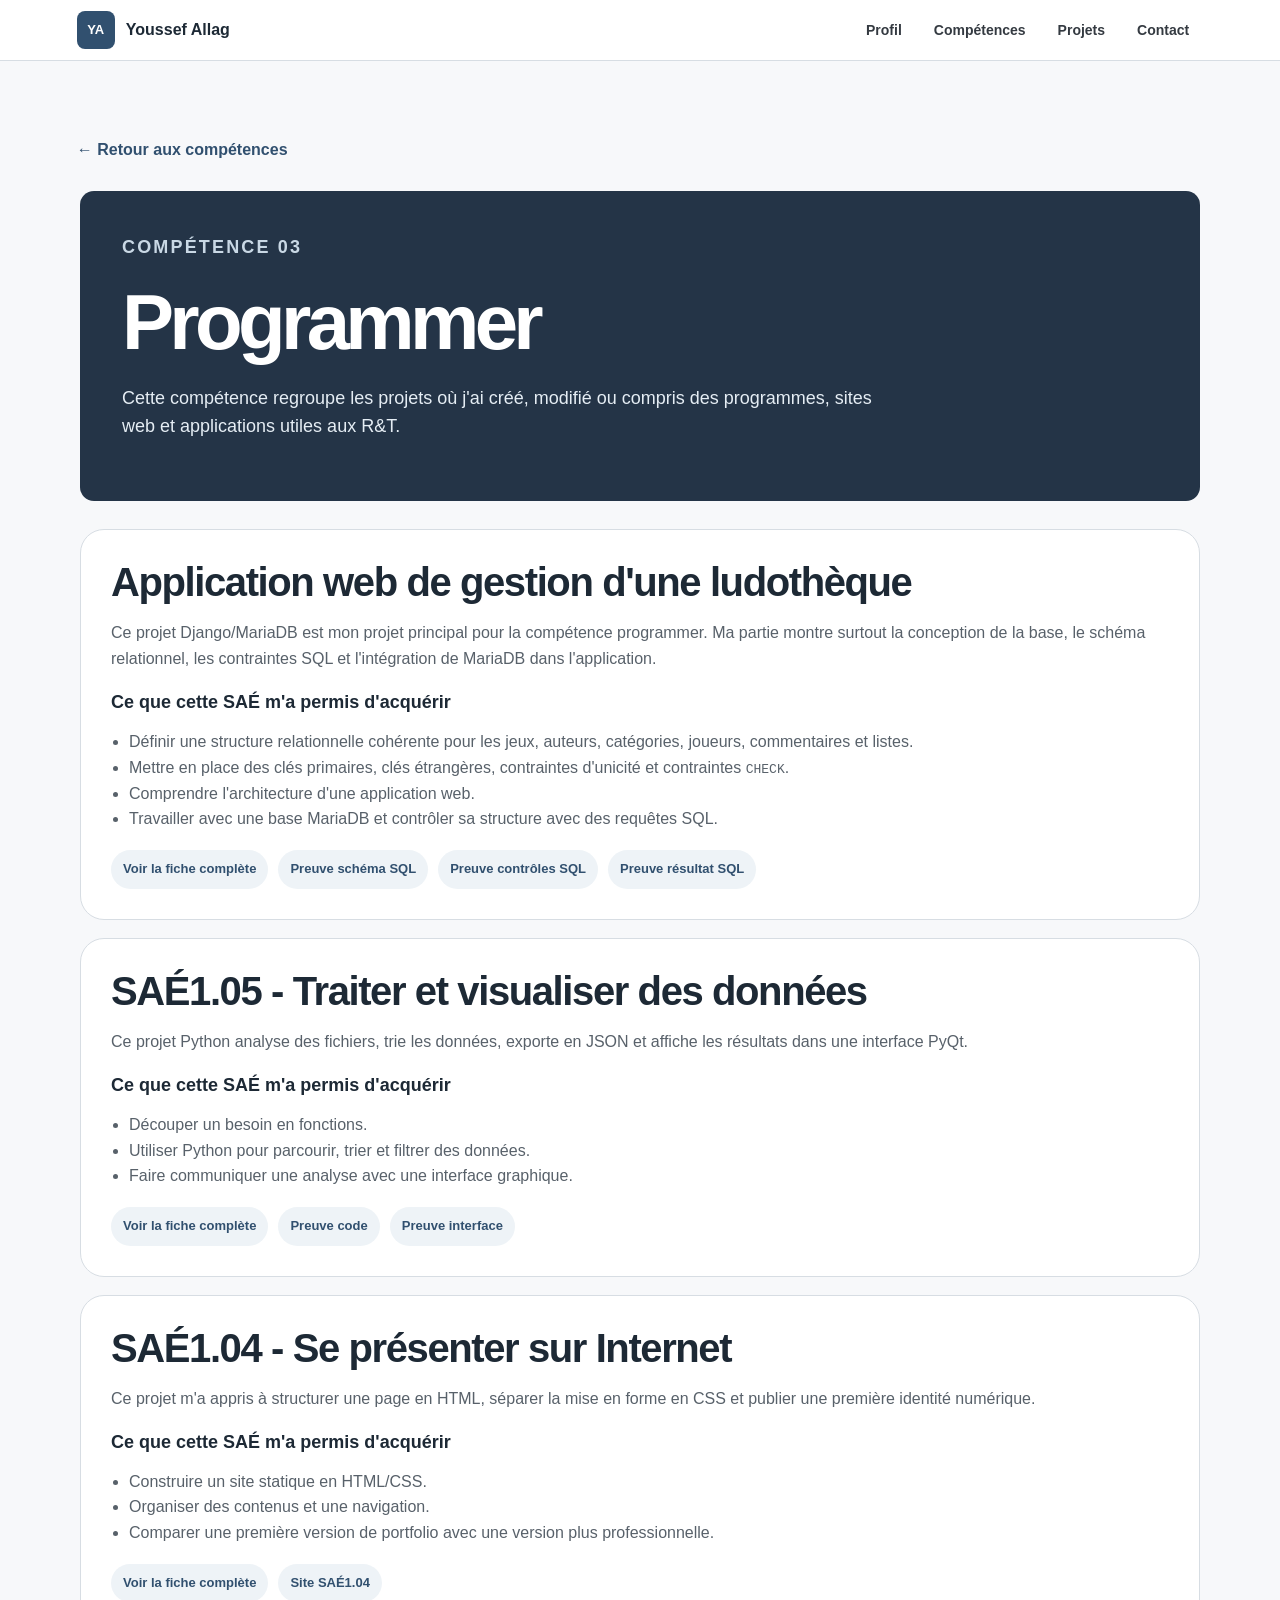
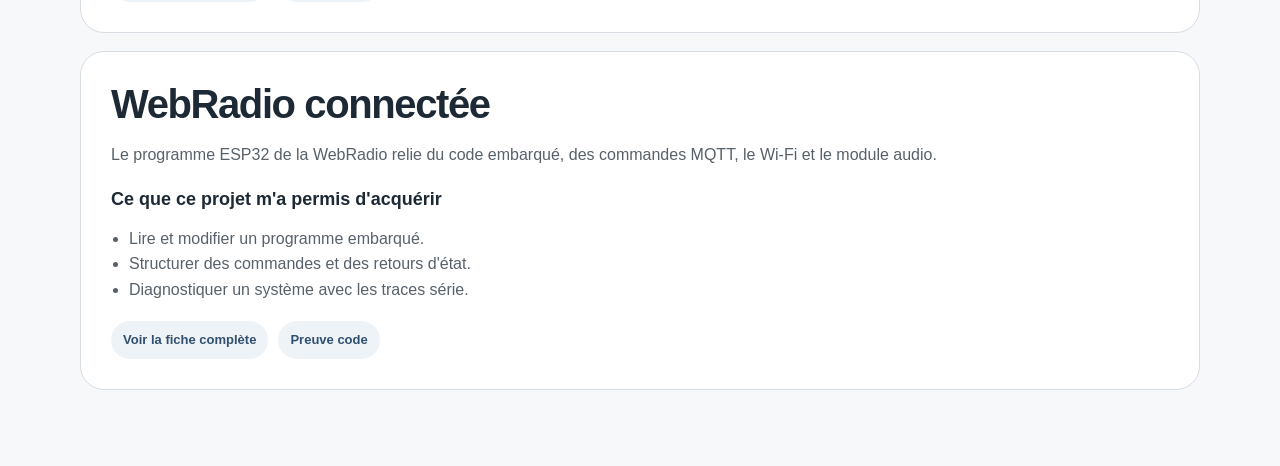
<file: competence-programmer.html>
<!doctype html>
<html lang="fr">
<head>
  <meta charset="utf-8">
  <meta name="viewport" content="width=device-width, initial-scale=1">
  <title>Programmer - Youssef Allag</title>
  <link rel="stylesheet" href="styles.css?v=6">
</head>
<body class="page-detail">
  <header class="entete-site">
    <a class="marque" href="index.html#accueil"><span class="sigle-marque">YA</span><span>Youssef Allag</span></a>
    <nav class="navigation-principale" aria-label="Navigation principale">
      <a href="index.html#profil">Profil</a>
      <a href="index.html#competences">Compétences</a>
      <a href="index.html#projets">Projets</a>
      <a href="index.html#contact">Contact</a>
    </nav>
  </header>

  <main class="section">
    <a class="retour-portfolio" href="index.html#competences">← Retour aux compétences</a>
    <section class="hero-competence">
      <p class="surtitre">Compétence 03</p>
      <h1>Programmer</h1>
      <p>Cette compétence regroupe les projets où j'ai créé, modifié ou compris des programmes, sites web et applications utiles aux R&T.</p>
    </section>

    <div class="grille-detail-competence">
      <article class="bloc-sae">
        <h2>Application web de gestion d'une ludothèque</h2>
        <p>Ce projet Django/MariaDB est mon projet principal pour la compétence programmer. Ma partie montre surtout la conception de la base, le schéma relationnel, les contraintes SQL et l'intégration de MariaDB dans l'application.</p>
        <h3>Ce que cette SAÉ m'a permis d'acquérir</h3>
        <ul>
          <li>Définir une structure relationnelle cohérente pour les jeux, auteurs, catégories, joueurs, commentaires et listes.</li>
          <li>Mettre en place des clés primaires, clés étrangères, contraintes d'unicité et contraintes <code>CHECK</code>.</li>
          <li>Comprendre l'architecture d'une application web.</li>
          <li>Travailler avec une base MariaDB et contrôler sa structure avec des requêtes SQL.</li>
        </ul>
        <div class="preuves-liees">
          <a href="index.html#ludotheque">Voir la fiche complète</a>
          <a href="assets/evidence/ludotheque-sql-schema.png">Preuve schéma SQL</a>
          <a href="assets/evidence/ludotheque-sql-controles.png">Preuve contrôles SQL</a>
          <a href="assets/evidence/ludotheque-sql-resultat.png">Preuve résultat SQL</a>
        </div>
      </article>

      <article class="bloc-sae">
        <h2>SAÉ1.05 - Traiter et visualiser des données</h2>
        <p>Ce projet Python analyse des fichiers, trie les données, exporte en JSON et affiche les résultats dans une interface PyQt.</p>
        <h3>Ce que cette SAÉ m'a permis d'acquérir</h3>
        <ul>
          <li>Découper un besoin en fonctions.</li>
          <li>Utiliser Python pour parcourir, trier et filtrer des données.</li>
          <li>Faire communiquer une analyse avec une interface graphique.</li>
        </ul>
        <div class="preuves-liees">
          <a href="index.html#sae105">Voir la fiche complète</a>
          <a href="assets/evidence/sae105-analysis.png">Preuve code</a>
          <a href="assets/evidence/sae105-interface.png">Preuve interface</a>
        </div>
      </article>

      <article class="bloc-sae">
        <h2>SAÉ1.04 - Se présenter sur Internet</h2>
        <p>Ce projet m'a appris à structurer une page en HTML, séparer la mise en forme en CSS et publier une première identité numérique.</p>
        <h3>Ce que cette SAÉ m'a permis d'acquérir</h3>
        <ul>
          <li>Construire un site statique en HTML/CSS.</li>
          <li>Organiser des contenus et une navigation.</li>
          <li>Comparer une première version de portfolio avec une version plus professionnelle.</li>
        </ul>
        <div class="preuves-liees">
          <a href="index.html#sae104">Voir la fiche complète</a>
          <a href="assets/sites/sae104/index.html">Site SAÉ1.04</a>
        </div>
      </article>

      <article class="bloc-sae">
        <h2>WebRadio connectée</h2>
        <p>Le programme ESP32 de la WebRadio relie du code embarqué, des commandes MQTT, le Wi-Fi et le module audio.</p>
        <h3>Ce que ce projet m'a permis d'acquérir</h3>
        <ul>
          <li>Lire et modifier un programme embarqué.</li>
          <li>Structurer des commandes et des retours d'état.</li>
          <li>Diagnostiquer un système avec les traces série.</li>
        </ul>
        <div class="preuves-liees">
          <a href="index.html#webradio">Voir la fiche complète</a>
          <a href="assets/evidence/webradio-mqtt.png">Preuve code</a>
        </div>
      </article>
    </div>
  </main>
</body>
</html>
</file>
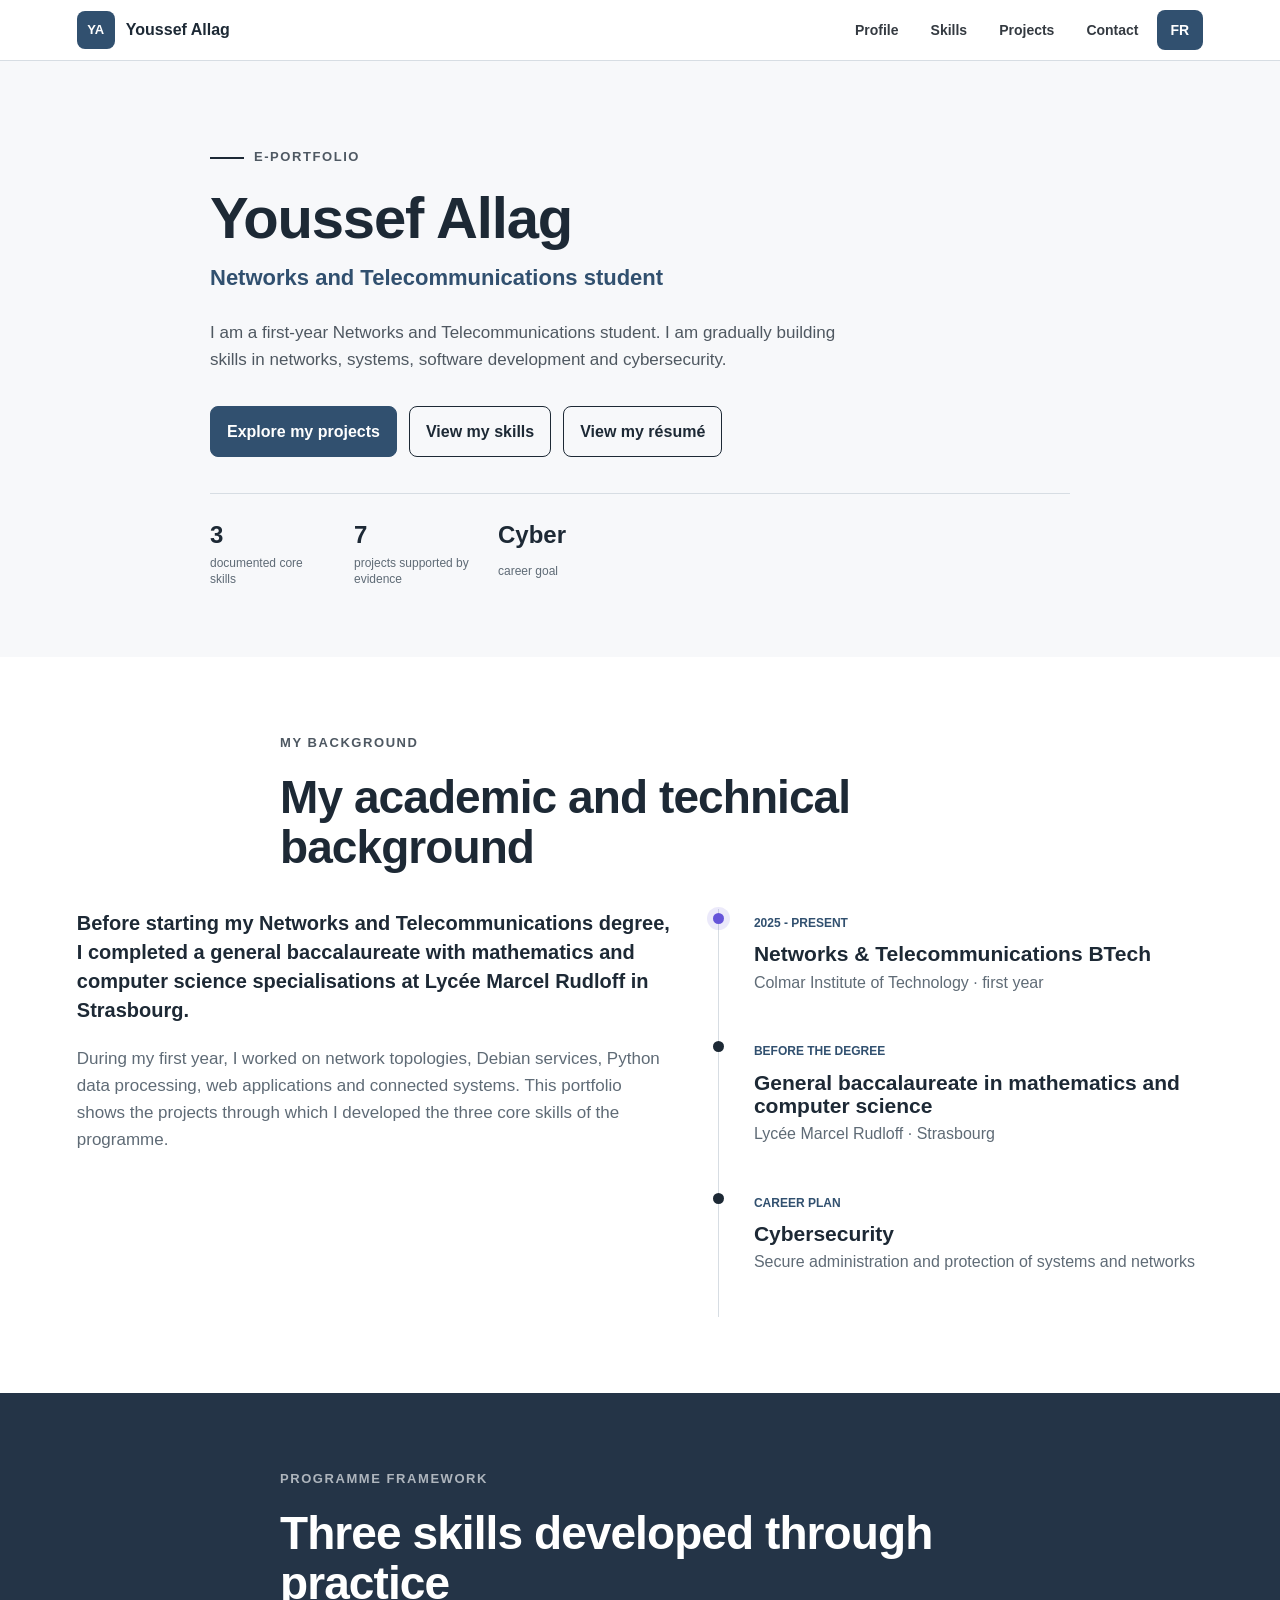
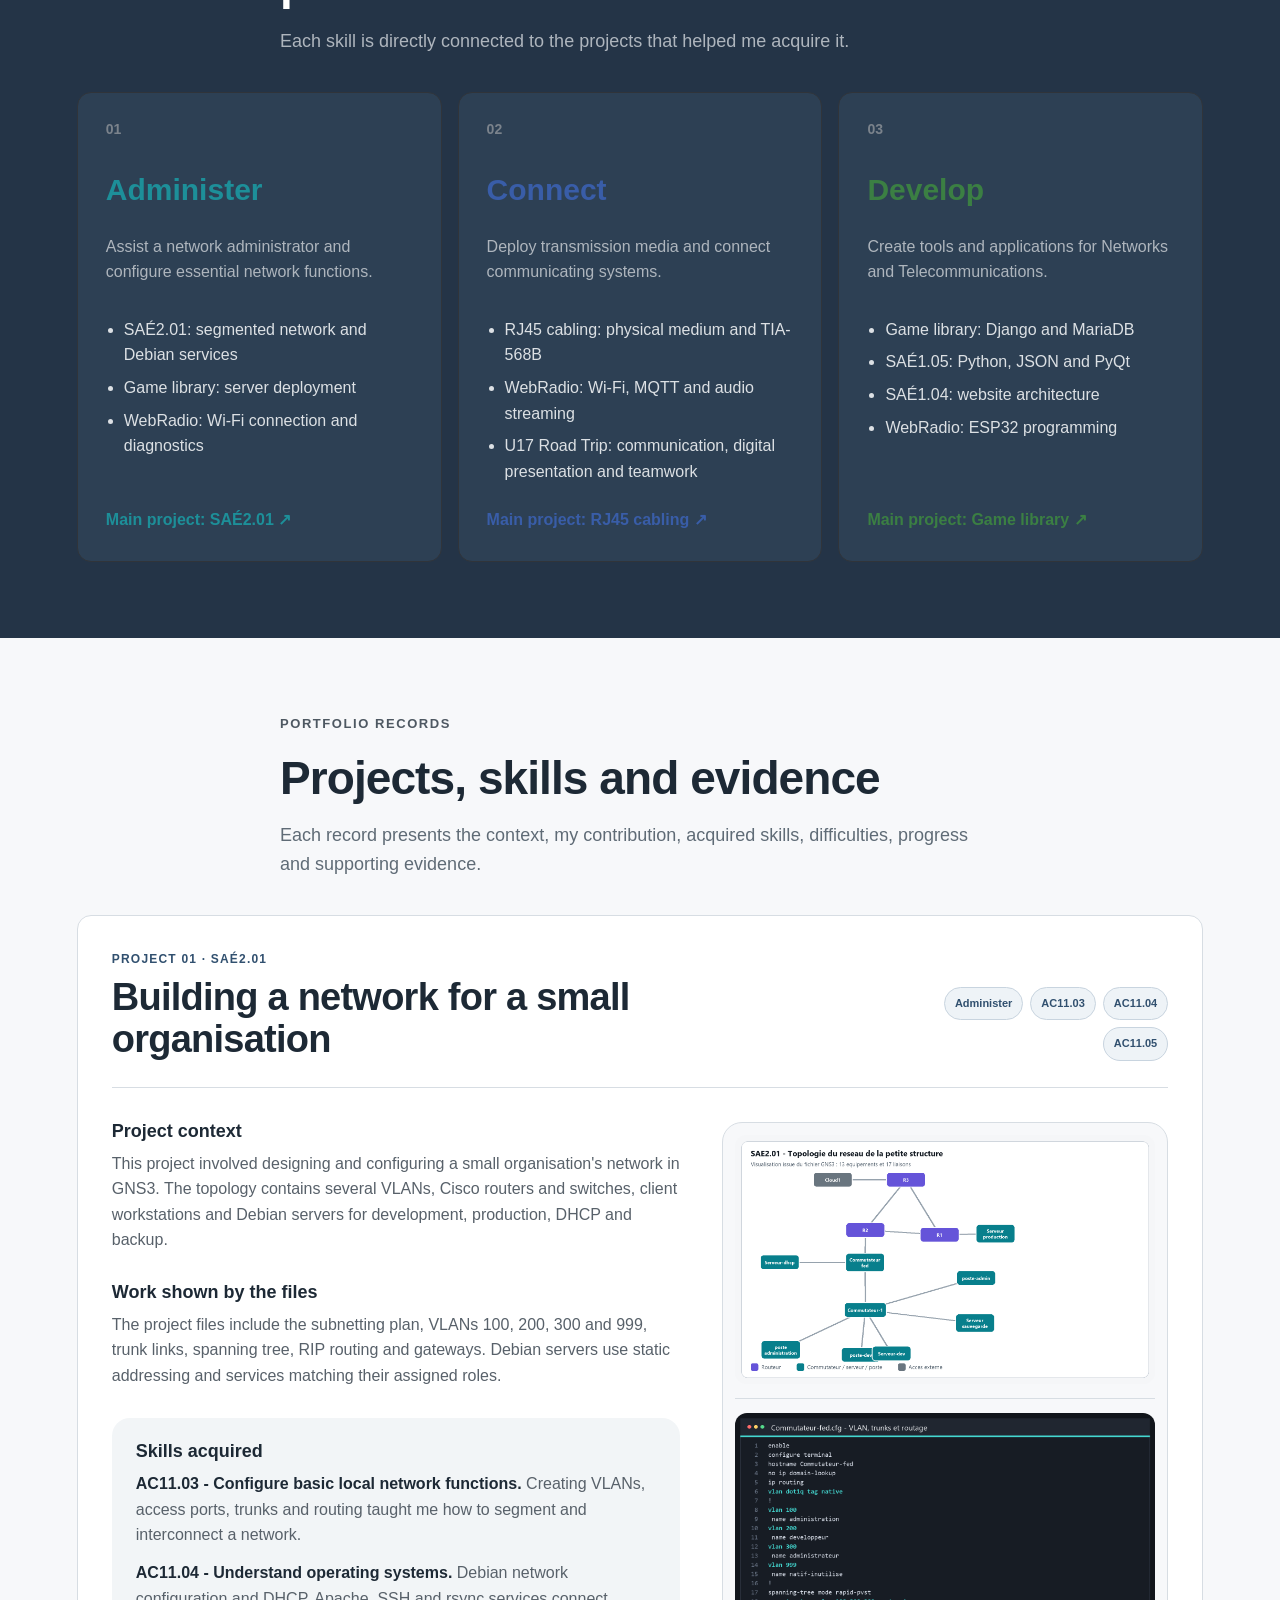
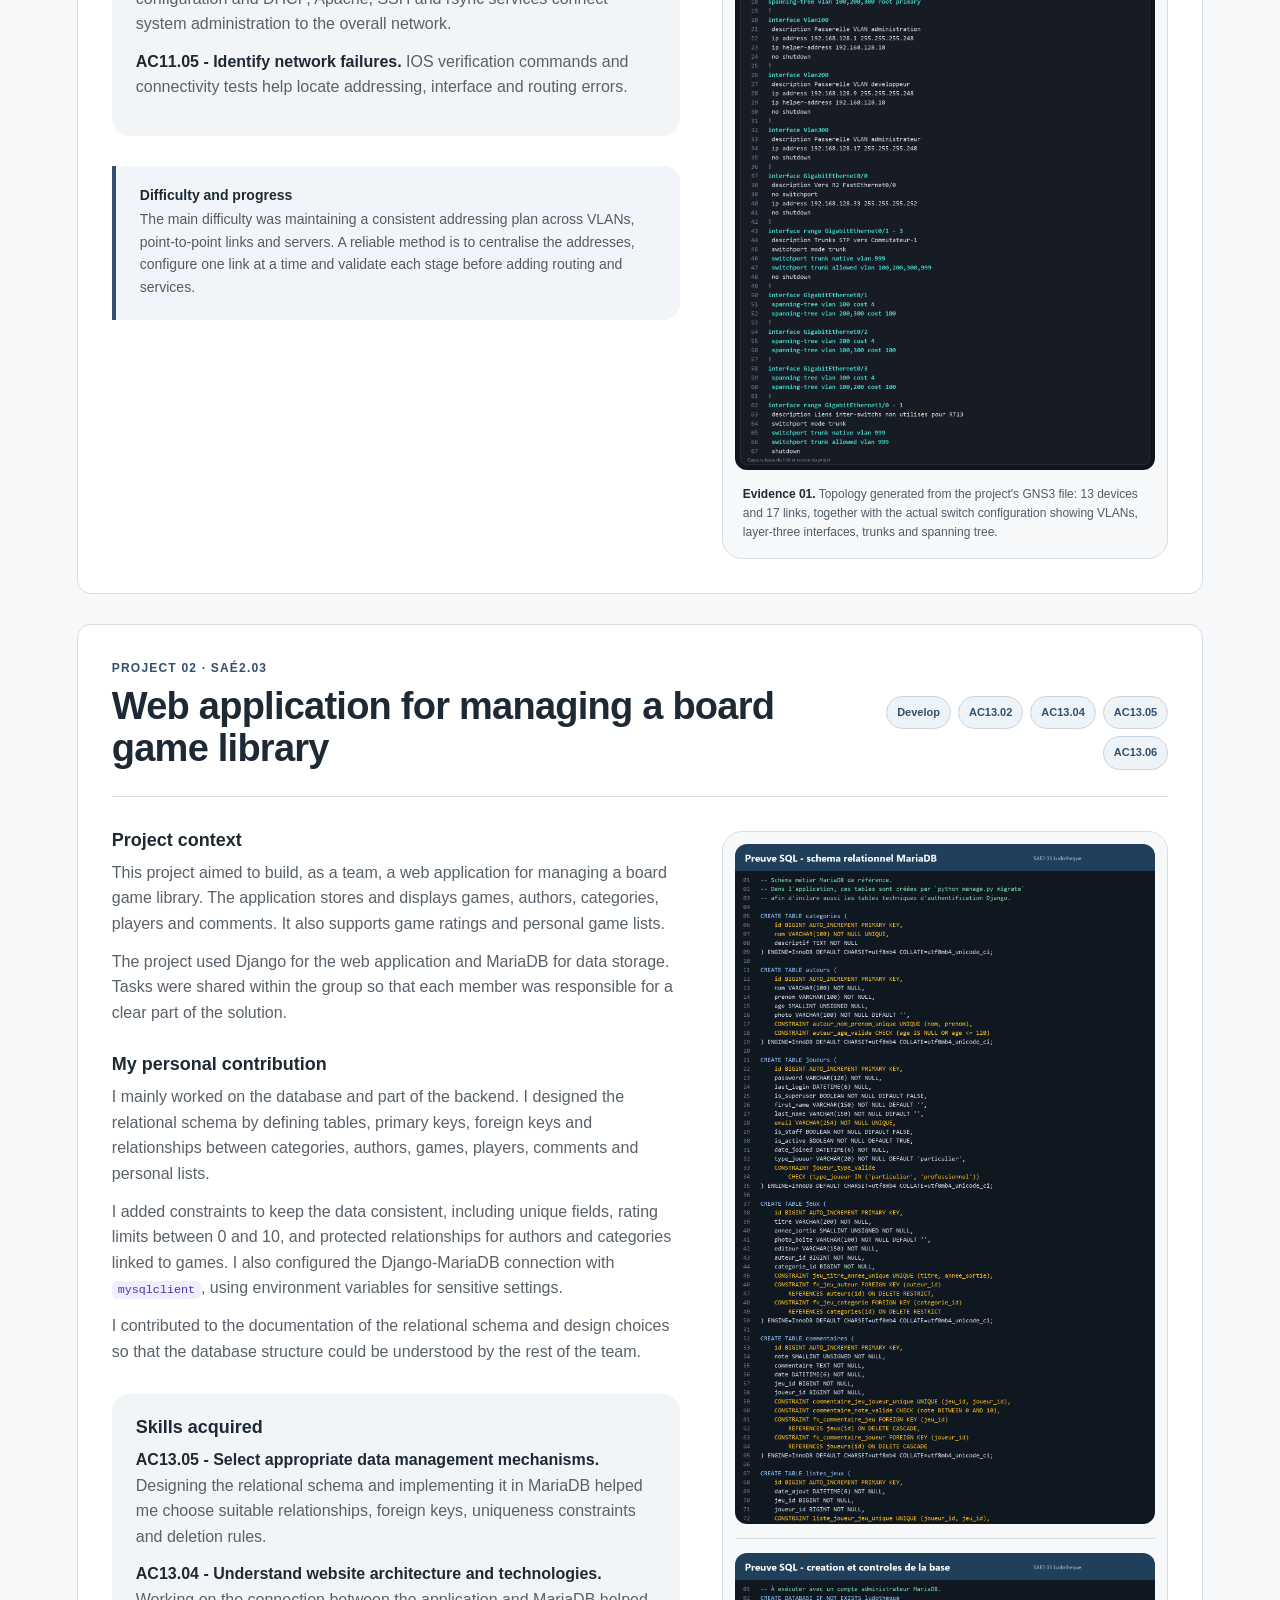
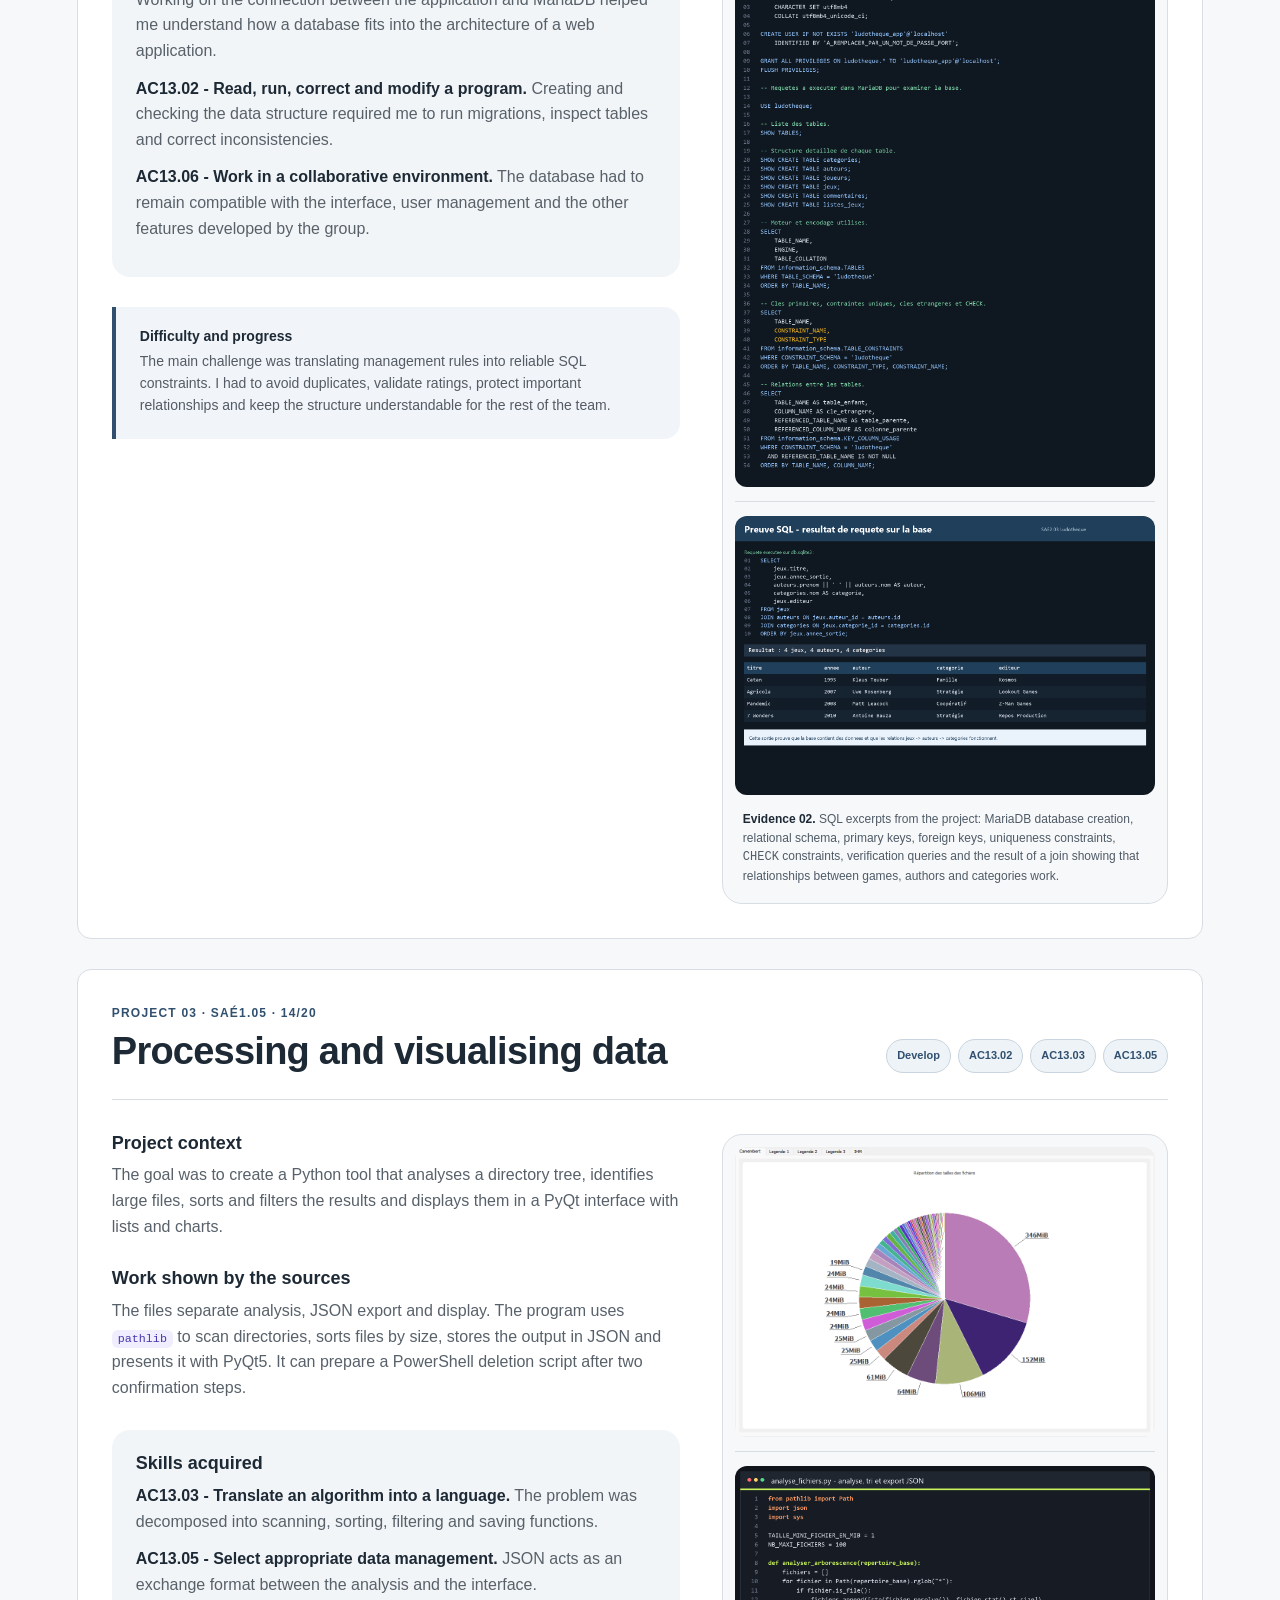
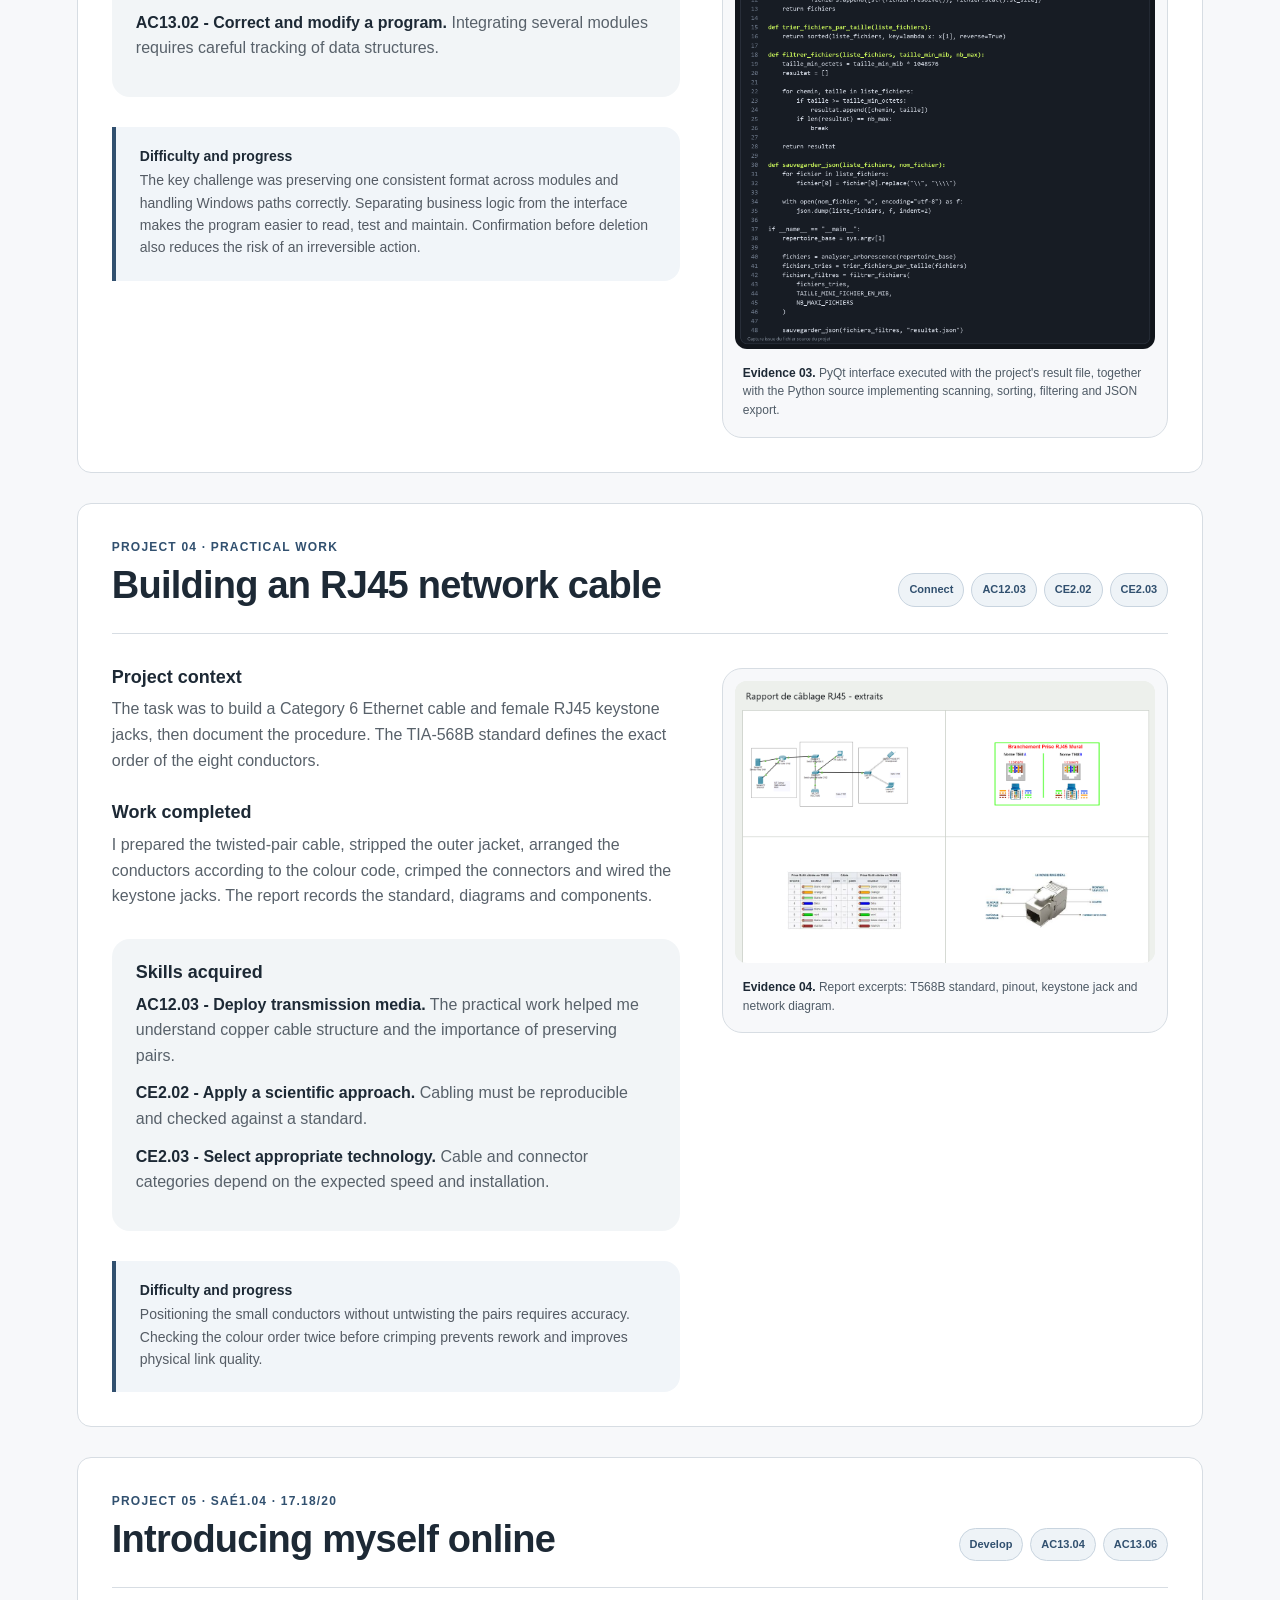
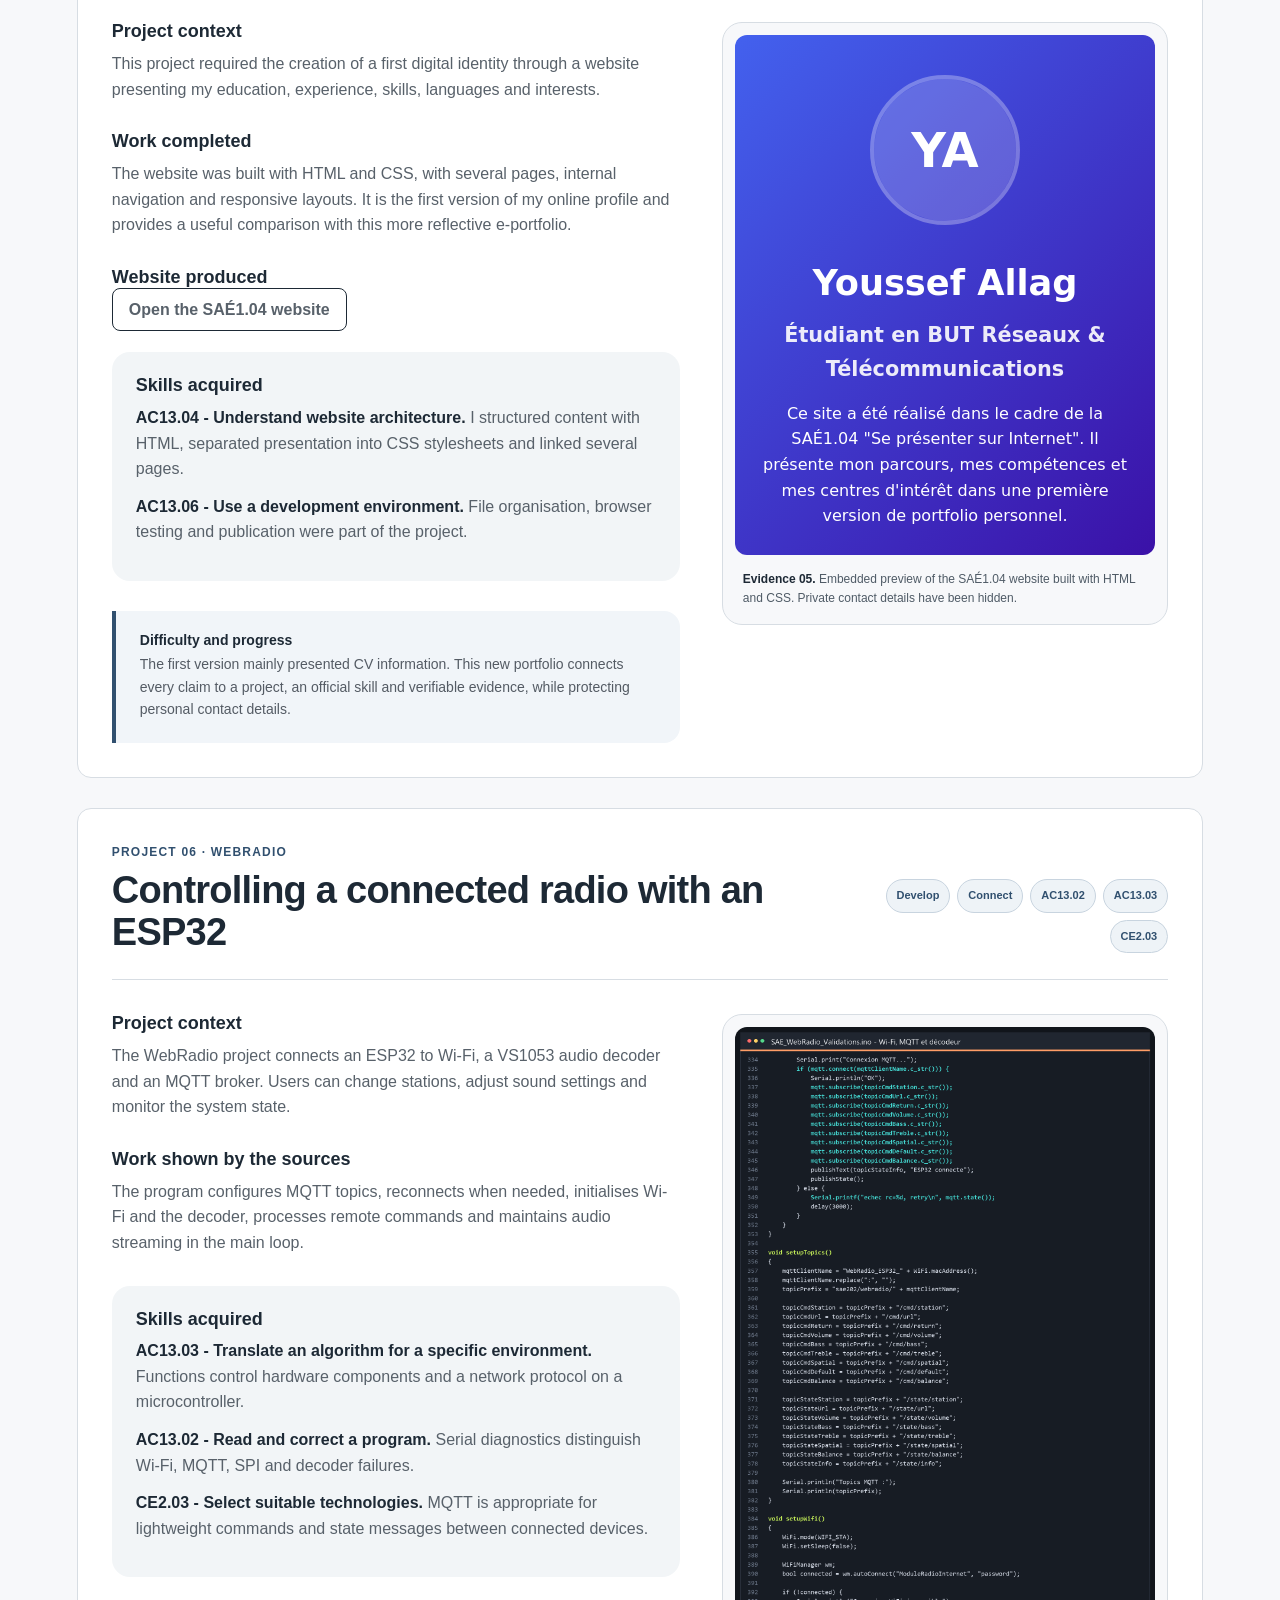
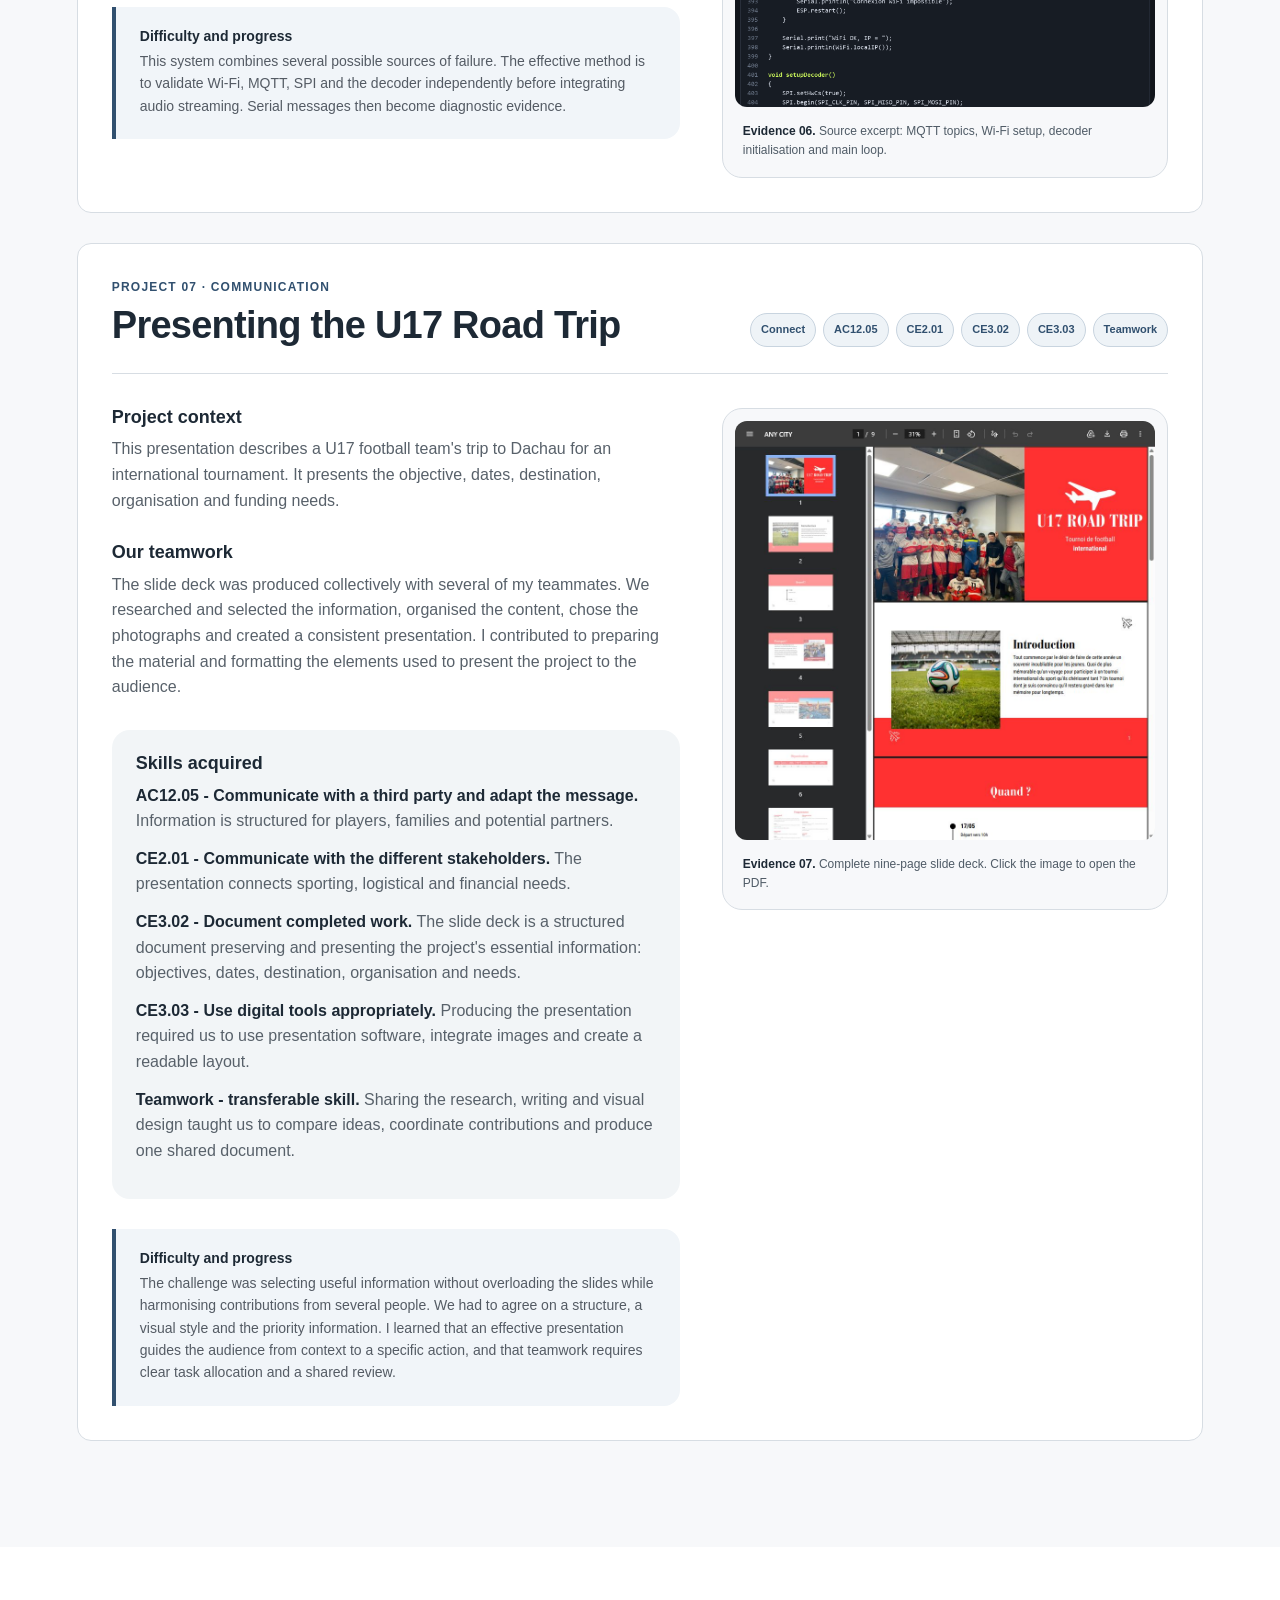
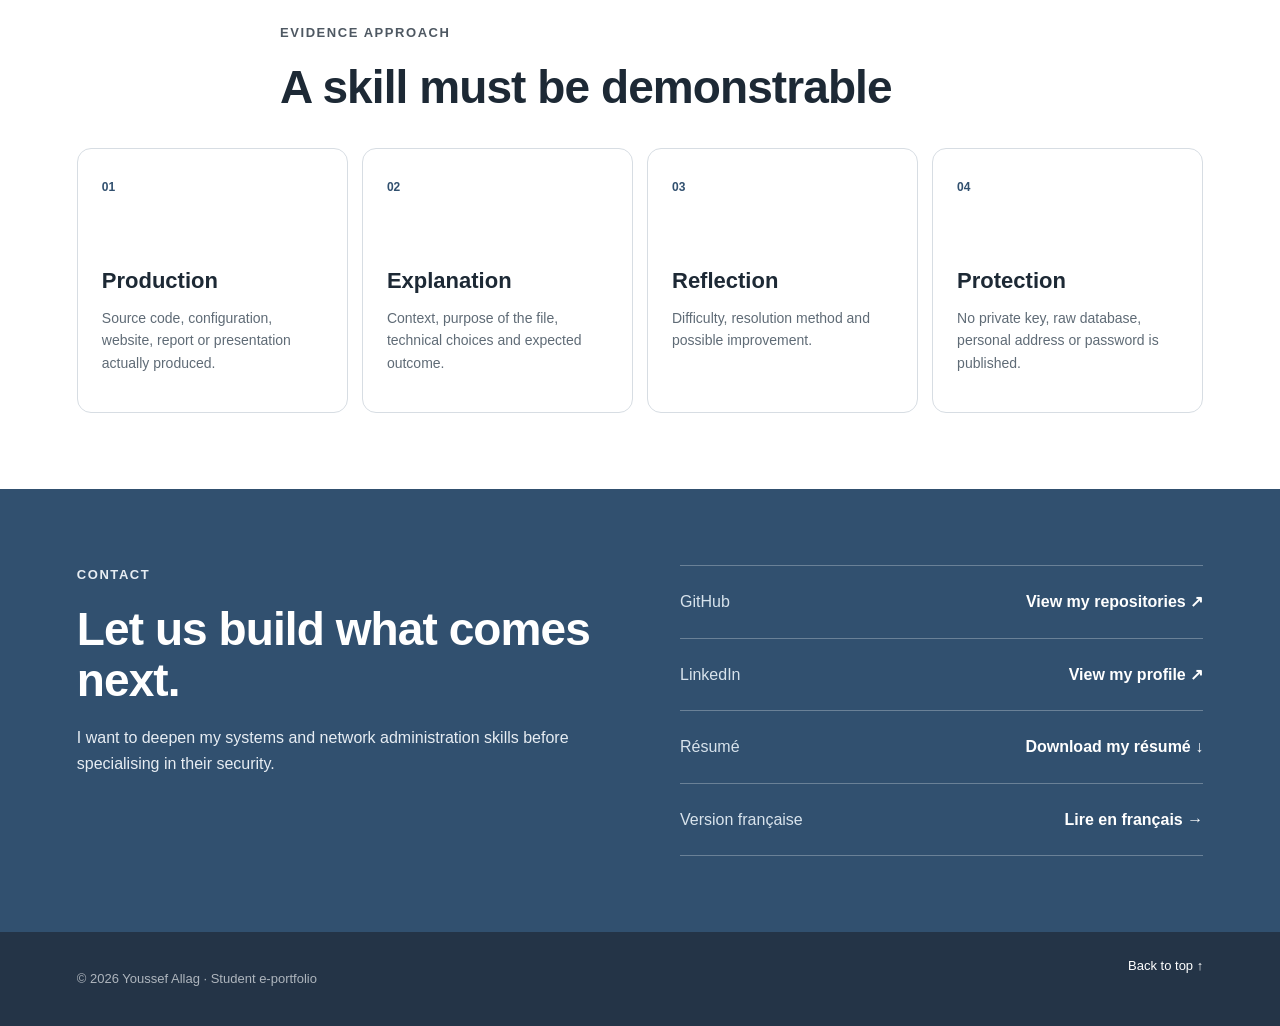
<file: en.html>
<!doctype html>
<html lang="en">
<head>
  <meta charset="utf-8">
  <meta name="viewport" content="width=device-width, initial-scale=1">
  <meta name="description" content="Youssef Allag - e-portfolio of a Networks and Telecommunications student, with academic projects, skills evidence and a cybersecurity career goal.">
  <meta name="author" content="Youssef Allag">
  <meta name="keywords" content="Youssef Allag, Youssef Allag portfolio, Networks and Telecommunications, cybersecurity, student portfolio, IUT Colmar">
  <meta name="robots" content="index, follow">
  <link rel="canonical" href="https://yssf67.github.io/e-portfolio/en.html">
  <meta property="og:title" content="Youssef Allag - Networks and Telecommunications E-portfolio">
  <meta property="og:description" content="Portfolio of Youssef Allag: academic projects, skills evidence and cybersecurity career goal.">
  <meta property="og:type" content="website">
  <meta property="og:url" content="https://yssf67.github.io/e-portfolio/en.html">
  <title>Youssef Allag - Networks and Telecommunications E-portfolio</title>
  <link rel="stylesheet" href="styles.css?v=5">
</head>
<body>
  <header class="entete-site">
    <a class="marque" href="#accueil"><span class="sigle-marque">YA</span><span>Youssef Allag</span></a>
    <nav class="navigation-principale" aria-label="Main navigation">
      <a href="#profil">Profile</a>
      <a href="#competences">Skills</a>
      <a href="#projets">Projects</a>
      <a href="#contact">Contact</a>
      <a class="selecteur-langue" href="index.html" lang="fr">FR</a>
    </nav>
  </header>

  <main>
    <section id="accueil" class="accueil">
      <div class="grille-accueil">
        <div class="texte-accueil">
          <p class="surtitre"><span></span> E-portfolio</p>
          <h1>Youssef Allag</h1>
          <p class="sous-titre-accueil">Networks and Telecommunications student</p>
          <p class="introduction-accueil">
            I am a first-year Networks and Telecommunications student. I am
            gradually building skills in networks, systems, software development
            and cybersecurity.
          </p>
          <div class="actions-accueil">
            <a class="bouton principal" href="#projets">Explore my projects</a>
            <a class="bouton secondaire" href="#competences">View my skills</a>
            <a class="bouton secondaire" href="assets/documents/CV-Youssef-Allag.pdf?v=2" target="_blank">View my résumé</a>
          </div>
          <ul class="chiffres-cles">
            <li><strong>3</strong><span>documented core skills</span></li>
            <li><strong>7</strong><span>projects supported by evidence</span></li>
            <li><strong>Cyber</strong><span>career goal</span></li>
          </ul>
        </div>
      </div>
    </section>

    <section id="profil" class="section section-profil">
      <div class="entete-section">
        <p class="surtitre">My background</p>
        <h2>My academic and technical background</h2>
      </div>
      <div class="grille-profil">
        <article class="presentation-profil">
          <p class="accroche">Before starting my Networks and Telecommunications degree, I completed a general baccalaureate with mathematics and computer science specialisations at Lycée Marcel Rudloff in Strasbourg.</p>
          <p>
            During my first year, I worked on network topologies, Debian services,
            Python data processing, web applications and connected systems.
            This portfolio shows the projects through which I developed the
            three core skills of the programme.
          </p>
        </article>
        <aside class="chronologie" aria-label="Education and goal">
          <div class="element-chronologie actuel">
            <span>2025 - present</span>
            <h3>Networks & Telecommunications BTech</h3>
            <p>Colmar Institute of Technology · first year</p>
          </div>
          <div class="element-chronologie">
            <span>Before the degree</span>
            <h3>General baccalaureate in mathematics and computer science</h3>
            <p>Lycée Marcel Rudloff · Strasbourg</p>
          </div>
          <div class="element-chronologie">
            <span>Career plan</span>
            <h3>Cybersecurity</h3>
            <p>Secure administration and protection of systems and networks</p>
          </div>
        </aside>
      </div>
    </section>

    <section id="competences" class="section section-sombre">
      <div class="entete-section clair">
        <p class="surtitre">Programme framework</p>
        <h2>Three skills developed through practice</h2>
        <p>Each skill is directly connected to the projects that helped me acquire it.</p>
      </div>
      <div class="grille-competences">
        <article class="carte-competence" data-accent="cyan">
          <div class="numero">01</div>
          <h3>Administer</h3>
          <p>Assist a network administrator and configure essential network functions.</p>
          <ul>
            <li>SAÉ2.01: segmented network and Debian services</li>
            <li>Game library: server deployment</li>
            <li>WebRadio: Wi-Fi connection and diagnostics</li>
          </ul>
          <a href="#reseau">Main project: SAÉ2.01 <span>↗</span></a>
        </article>
        <article class="carte-competence" data-accent="violet">
          <div class="numero">02</div>
          <h3>Connect</h3>
          <p>Deploy transmission media and connect communicating systems.</p>
          <ul>
            <li>RJ45 cabling: physical medium and TIA-568B</li>
            <li>WebRadio: Wi-Fi, MQTT and audio streaming</li>
            <li>U17 Road Trip: communication, digital presentation and teamwork</li>
          </ul>
          <a href="#cablage">Main project: RJ45 cabling <span>↗</span></a>
        </article>
        <article class="carte-competence" data-accent="lime">
          <div class="numero">03</div>
          <h3>Develop</h3>
          <p>Create tools and applications for Networks and Telecommunications.</p>
          <ul>
            <li>Game library: Django and MariaDB</li>
            <li>SAÉ1.05: Python, JSON and PyQt</li>
            <li>SAÉ1.04: website architecture</li>
            <li>WebRadio: ESP32 programming</li>
          </ul>
          <a href="#ludotheque">Main project: Game library <span>↗</span></a>
        </article>
      </div>
    </section>

    <section id="projets" class="section section-projets">
      <div class="entete-section">
        <p class="surtitre">Portfolio records</p>
        <h2>Projects, skills and evidence</h2>
        <p>Each record presents the context, my contribution, acquired skills, difficulties, progress and supporting evidence.</p>
      </div>

      <article id="reseau" class="fiche-projet">
        <header class="entete-fiche">
          <div><p class="numero-fiche">Project 01 · SAÉ2.01</p><h3>Building a network for a small organisation</h3></div>
          <div class="etiquettes-competences"><span>Administer</span><span>AC11.03</span><span>AC11.04</span><span>AC11.05</span></div>
        </header>
        <div class="grille-fiche">
          <div class="texte-fiche">
            <section><h4>Project context</h4><p>This project involved designing and configuring a small organisation's network in GNS3. The topology contains several VLANs, Cisco routers and switches, client workstations and Debian servers for development, production, DHCP and backup.</p></section>
            <section><h4>Work shown by the files</h4><p>The project files include the subnetting plan, VLANs 100, 200, 300 and 999, trunk links, spanning tree, RIP routing and gateways. Debian servers use static addressing and services matching their assigned roles.</p></section>
            <section class="acquisition"><h4>Skills acquired</h4>
              <p><strong>AC11.03 - Configure basic local network functions.</strong> Creating VLANs, access ports, trunks and routing taught me how to segment and interconnect a network.</p>
              <p><strong>AC11.04 - Understand operating systems.</strong> Debian network configuration and DHCP, Apache, SSH and rsync services connect system administration to the overall network.</p>
              <p><strong>AC11.05 - Identify network failures.</strong> IOS verification commands and connectivity tests help locate addressing, interface and routing errors.</p>
            </section>
            <section class="reflexion"><h4>Difficulty and progress</h4><p>The main difficulty was maintaining a consistent addressing plan across VLANs, point-to-point links and servers. A reliable method is to centralise the addresses, configure one link at a time and validate each stage before adding routing and services.</p></section>
          </div>
          <figure class="carte-preuve">
            <div class="ensemble-preuves">
              <a href="assets/evidence/reseau-topologie.png"><img src="assets/evidence/reseau-topologie.png" alt="Visualisation of the small organisation's GNS3 network topology"></a>
              <a href="assets/evidence/network-config.png"><img src="assets/evidence/network-config.png" alt="Cisco configuration excerpt showing VLANs, interfaces and trunks"></a>
            </div>
            <figcaption><strong>Evidence 01.</strong> Topology generated from the project's GNS3 file: 13 devices and 17 links, together with the actual switch configuration showing VLANs, layer-three interfaces, trunks and spanning tree.</figcaption>
          </figure>
        </div>
      </article>

      <article id="ludotheque" class="fiche-projet">
        <header class="entete-fiche">
          <div><p class="numero-fiche">Project 02 · SAÉ2.03</p><h3>Web application for managing a board game library</h3></div>
          <div class="etiquettes-competences"><span>Develop</span><span>AC13.02</span><span>AC13.04</span><span>AC13.05</span><span>AC13.06</span></div>
        </header>
        <div class="grille-fiche">
          <div class="texte-fiche">
            <section><h4>Project context</h4><p>This project aimed to build, as a team, a web application for managing a board game library. The application stores and displays games, authors, categories, players and comments. It also supports game ratings and personal game lists.</p><p>The project used Django for the web application and MariaDB for data storage. Tasks were shared within the group so that each member was responsible for a clear part of the solution.</p></section>
            <section><h4>My personal contribution</h4><p>I mainly worked on the database and part of the backend. I designed the relational schema by defining tables, primary keys, foreign keys and relationships between categories, authors, games, players, comments and personal lists.</p><p>I added constraints to keep the data consistent, including unique fields, rating limits between 0 and 10, and protected relationships for authors and categories linked to games. I also configured the Django-MariaDB connection with <code>mysqlclient</code>, using environment variables for sensitive settings.</p><p>I contributed to the documentation of the relational schema and design choices so that the database structure could be understood by the rest of the team.</p></section>
            <section class="acquisition"><h4>Skills acquired</h4>
              <p><strong>AC13.05 - Select appropriate data management mechanisms.</strong> Designing the relational schema and implementing it in MariaDB helped me choose suitable relationships, foreign keys, uniqueness constraints and deletion rules.</p>
              <p><strong>AC13.04 - Understand website architecture and technologies.</strong> Working on the connection between the application and MariaDB helped me understand how a database fits into the architecture of a web application.</p>
              <p><strong>AC13.02 - Read, run, correct and modify a program.</strong> Creating and checking the data structure required me to run migrations, inspect tables and correct inconsistencies.</p>
              <p><strong>AC13.06 - Work in a collaborative environment.</strong> The database had to remain compatible with the interface, user management and the other features developed by the group.</p>
            </section>
            <section class="reflexion"><h4>Difficulty and progress</h4><p>The main challenge was translating management rules into reliable SQL constraints. I had to avoid duplicates, validate ratings, protect important relationships and keep the structure understandable for the rest of the team.</p></section>
          </div>
          <figure class="carte-preuve">
            <div class="ensemble-preuves">
              <a href="assets/evidence/ludotheque-sql-schema.png"><img src="assets/evidence/ludotheque-sql-schema.png" alt="SQL excerpt of the MariaDB relational schema for the board game library"></a>
              <a href="assets/evidence/ludotheque-sql-controles.png"><img src="assets/evidence/ludotheque-sql-controles.png" alt="SQL queries used to create and check the MariaDB database"></a>
              <a href="assets/evidence/ludotheque-sql-resultat.png"><img src="assets/evidence/ludotheque-sql-resultat.png" alt="Result of a SQL join query on games, authors and categories"></a>
            </div>
            <figcaption><strong>Evidence 02.</strong> SQL excerpts from the project: MariaDB database creation, relational schema, primary keys, foreign keys, uniqueness constraints, <code>CHECK</code> constraints, verification queries and the result of a join showing that relationships between games, authors and categories work.</figcaption>
          </figure>
        </div>
      </article>

      <article id="sae105" class="fiche-projet">
        <header class="entete-fiche">
          <div><p class="numero-fiche">Project 03 · SAÉ1.05 · 14/20</p><h3>Processing and visualising data</h3></div>
          <div class="etiquettes-competences"><span>Develop</span><span>AC13.02</span><span>AC13.03</span><span>AC13.05</span></div>
        </header>
        <div class="grille-fiche">
          <div class="texte-fiche">
            <section><h4>Project context</h4><p>The goal was to create a Python tool that analyses a directory tree, identifies large files, sorts and filters the results and displays them in a PyQt interface with lists and charts.</p></section>
            <section><h4>Work shown by the sources</h4><p>The files separate analysis, JSON export and display. The program uses <code>pathlib</code> to scan directories, sorts files by size, stores the output in JSON and presents it with PyQt5. It can prepare a PowerShell deletion script after two confirmation steps.</p></section>
            <section class="acquisition"><h4>Skills acquired</h4>
              <p><strong>AC13.03 - Translate an algorithm into a language.</strong> The problem was decomposed into scanning, sorting, filtering and saving functions.</p>
              <p><strong>AC13.05 - Select appropriate data management.</strong> JSON acts as an exchange format between the analysis and the interface.</p>
              <p><strong>AC13.02 - Correct and modify a program.</strong> Integrating several modules requires careful tracking of data structures.</p>
            </section>
            <section class="reflexion"><h4>Difficulty and progress</h4><p>The key challenge was preserving one consistent format across modules and handling Windows paths correctly. Separating business logic from the interface makes the program easier to read, test and maintain. Confirmation before deletion also reduces the risk of an irreversible action.</p></section>
          </div>
          <figure class="carte-preuve">
            <div class="ensemble-preuves">
              <a href="assets/evidence/sae105-interface.png"><img src="assets/evidence/sae105-interface.png" alt="PyQt interface displaying file sizes as a chart"></a>
              <a href="assets/evidence/sae105-analysis.png"><img src="assets/evidence/sae105-analysis.png" alt="Python file analysis script excerpt"></a>
            </div>
            <figcaption><strong>Evidence 03.</strong> PyQt interface executed with the project's result file, together with the Python source implementing scanning, sorting, filtering and JSON export.</figcaption>
          </figure>
        </div>
      </article>

      <article id="cablage" class="fiche-projet">
        <header class="entete-fiche">
          <div><p class="numero-fiche">Project 04 · Practical work</p><h3>Building an RJ45 network cable</h3></div>
          <div class="etiquettes-competences"><span>Connect</span><span>AC12.03</span><span>CE2.02</span><span>CE2.03</span></div>
        </header>
        <div class="grille-fiche">
          <div class="texte-fiche">
            <section><h4>Project context</h4><p>The task was to build a Category 6 Ethernet cable and female RJ45 keystone jacks, then document the procedure. The TIA-568B standard defines the exact order of the eight conductors.</p></section>
            <section><h4>Work completed</h4><p>I prepared the twisted-pair cable, stripped the outer jacket, arranged the conductors according to the colour code, crimped the connectors and wired the keystone jacks. The report records the standard, diagrams and components.</p></section>
            <section class="acquisition"><h4>Skills acquired</h4>
              <p><strong>AC12.03 - Deploy transmission media.</strong> The practical work helped me understand copper cable structure and the importance of preserving pairs.</p>
              <p><strong>CE2.02 - Apply a scientific approach.</strong> Cabling must be reproducible and checked against a standard.</p>
              <p><strong>CE2.03 - Select appropriate technology.</strong> Cable and connector categories depend on the expected speed and installation.</p>
            </section>
            <section class="reflexion"><h4>Difficulty and progress</h4><p>Positioning the small conductors without untwisting the pairs requires accuracy. Checking the colour order twice before crimping prevents rework and improves physical link quality.</p></section>
          </div>
          <figure class="carte-preuve paysage">
            <a href="assets/evidence/cablage-report.png"><img src="assets/evidence/cablage-report.png" alt="RJ45 cabling report excerpts with T568B standard and diagrams"></a>
            <figcaption><strong>Evidence 04.</strong> Report excerpts: T568B standard, pinout, keystone jack and network diagram.</figcaption>
          </figure>
        </div>
      </article>

      <article id="sae104" class="fiche-projet">
        <header class="entete-fiche">
          <div><p class="numero-fiche">Project 05 · SAÉ1.04 · 17.18/20</p><h3>Introducing myself online</h3></div>
          <div class="etiquettes-competences"><span>Develop</span><span>AC13.04</span><span>AC13.06</span></div>
        </header>
        <div class="grille-fiche">
          <div class="texte-fiche">
            <section><h4>Project context</h4><p>This project required the creation of a first digital identity through a website presenting my education, experience, skills, languages and interests.</p></section>
            <section><h4>Work completed</h4><p>The website was built with HTML and CSS, with several pages, internal navigation and responsive layouts. It is the first version of my online profile and provides a useful comparison with this more reflective e-portfolio.</p></section>
            <section><h4>Website produced</h4><p><a class="bouton secondaire" href="assets/sites/sae104/index.html" target="_blank" rel="noreferrer">Open the SAÉ1.04 website</a></p></section>
            <section class="acquisition"><h4>Skills acquired</h4>
              <p><strong>AC13.04 - Understand website architecture.</strong> I structured content with HTML, separated presentation into CSS stylesheets and linked several pages.</p>
              <p><strong>AC13.06 - Use a development environment.</strong> File organisation, browser testing and publication were part of the project.</p>
            </section>
            <section class="reflexion"><h4>Difficulty and progress</h4><p>The first version mainly presented CV information. This new portfolio connects every claim to a project, an official skill and verifiable evidence, while protecting personal contact details.</p></section>
          </div>
          <figure class="carte-preuve">
            <iframe class="apercu-site" src="assets/sites/sae104/index.html" title="SAÉ1.04 website preview"></iframe>
            <figcaption><strong>Evidence 05.</strong> Embedded preview of the SAÉ1.04 website built with HTML and CSS. Private contact details have been hidden.</figcaption>
          </figure>
        </div>
      </article>

      <article id="webradio" class="fiche-projet">
        <header class="entete-fiche">
          <div><p class="numero-fiche">Project 06 · WebRadio</p><h3>Controlling a connected radio with an ESP32</h3></div>
          <div class="etiquettes-competences"><span>Develop</span><span>Connect</span><span>AC13.02</span><span>AC13.03</span><span>CE2.03</span></div>
        </header>
        <div class="grille-fiche">
          <div class="texte-fiche">
            <section><h4>Project context</h4><p>The WebRadio project connects an ESP32 to Wi-Fi, a VS1053 audio decoder and an MQTT broker. Users can change stations, adjust sound settings and monitor the system state.</p></section>
            <section><h4>Work shown by the sources</h4><p>The program configures MQTT topics, reconnects when needed, initialises Wi-Fi and the decoder, processes remote commands and maintains audio streaming in the main loop.</p></section>
            <section class="acquisition"><h4>Skills acquired</h4>
              <p><strong>AC13.03 - Translate an algorithm for a specific environment.</strong> Functions control hardware components and a network protocol on a microcontroller.</p>
              <p><strong>AC13.02 - Read and correct a program.</strong> Serial diagnostics distinguish Wi-Fi, MQTT, SPI and decoder failures.</p>
              <p><strong>CE2.03 - Select suitable technologies.</strong> MQTT is appropriate for lightweight commands and state messages between connected devices.</p>
            </section>
            <section class="reflexion"><h4>Difficulty and progress</h4><p>This system combines several possible sources of failure. The effective method is to validate Wi-Fi, MQTT, SPI and the decoder independently before integrating audio streaming. Serial messages then become diagnostic evidence.</p></section>
          </div>
          <figure class="carte-preuve">
            <a href="assets/evidence/webradio-mqtt.png"><img src="assets/evidence/webradio-mqtt.png" alt="Arduino WebRadio source showing MQTT and Wi-Fi functions"></a>
            <figcaption><strong>Evidence 06.</strong> Source excerpt: MQTT topics, Wi-Fi setup, decoder initialisation and main loop.</figcaption>
          </figure>
        </div>
      </article>

      <article id="roadtrip" class="fiche-projet">
        <header class="entete-fiche">
          <div><p class="numero-fiche">Project 07 · Communication</p><h3>Presenting the U17 Road Trip</h3></div>
          <div class="etiquettes-competences"><span>Connect</span><span>AC12.05</span><span>CE2.01</span><span>CE3.02</span><span>CE3.03</span><span>Teamwork</span></div>
        </header>
        <div class="grille-fiche">
          <div class="texte-fiche">
            <section><h4>Project context</h4><p>This presentation describes a U17 football team's trip to Dachau for an international tournament. It presents the objective, dates, destination, organisation and funding needs.</p></section>
            <section><h4>Our teamwork</h4><p>The slide deck was produced collectively with several of my teammates. We researched and selected the information, organised the content, chose the photographs and created a consistent presentation. I contributed to preparing the material and formatting the elements used to present the project to the audience.</p></section>
            <section class="acquisition"><h4>Skills acquired</h4>
              <p><strong>AC12.05 - Communicate with a third party and adapt the message.</strong> Information is structured for players, families and potential partners.</p>
              <p><strong>CE2.01 - Communicate with the different stakeholders.</strong> The presentation connects sporting, logistical and financial needs.</p>
              <p><strong>CE3.02 - Document completed work.</strong> The slide deck is a structured document preserving and presenting the project's essential information: objectives, dates, destination, organisation and needs.</p>
              <p><strong>CE3.03 - Use digital tools appropriately.</strong> Producing the presentation required us to use presentation software, integrate images and create a readable layout.</p>
              <p><strong>Teamwork - transferable skill.</strong> Sharing the research, writing and visual design taught us to compare ideas, coordinate contributions and produce one shared document.</p>
            </section>
            <section class="reflexion"><h4>Difficulty and progress</h4><p>The challenge was selecting useful information without overloading the slides while harmonising contributions from several people. We had to agree on a structure, a visual style and the priority information. I learned that an effective presentation guides the audience from context to a specific action, and that teamwork requires clear task allocation and a shared review.</p></section>
          </div>
          <figure class="carte-preuve paysage">
            <a href="assets/evidence/road-trip.pdf"><img src="assets/evidence/road-trip-slide.png" alt="Screenshot of the U17 Road Trip slide deck in a PDF viewer"></a>
            <figcaption><strong>Evidence 07.</strong> Complete nine-page slide deck. Click the image to open the PDF.</figcaption>
          </figure>
        </div>
      </article>
    </section>

    <section class="section section-preuves">
      <div class="entete-section">
        <p class="surtitre">Evidence approach</p>
        <h2>A skill must be demonstrable</h2>
      </div>
      <div class="grille-preuves">
        <article><span>01</span><h3>Production</h3><p>Source code, configuration, website, report or presentation actually produced.</p></article>
        <article><span>02</span><h3>Explanation</h3><p>Context, purpose of the file, technical choices and expected outcome.</p></article>
        <article><span>03</span><h3>Reflection</h3><p>Difficulty, resolution method and possible improvement.</p></article>
        <article><span>04</span><h3>Protection</h3><p>No private key, raw database, personal address or password is published.</p></article>
      </div>
    </section>

    <section id="contact" class="section section-contact">
      <div>
        <p class="surtitre">Contact</p>
        <h2>Let us build what comes next.</h2>
        <p>I want to deepen my systems and network administration skills before specialising in their security.</p>
      </div>
      <div class="liens-contact">
        <a href="https://github.com/Yssf67?tab=repositories" target="_blank" rel="noreferrer"><span>GitHub</span><strong>View my repositories ↗</strong></a>
        <a href="https://www.linkedin.com/in/youssef-allag-641799397/" target="_blank" rel="noreferrer"><span>LinkedIn</span><strong>View my profile ↗</strong></a>
        <a href="assets/documents/CV-Youssef-Allag.pdf?v=2" download="CV-Youssef-Allag.pdf"><span>Résumé</span><strong>Download my résumé ↓</strong></a>
        <a href="index.html" lang="fr"><span>Version française</span><strong>Lire en français →</strong></a>
      </div>
    </section>
  </main>

  <footer>
    <p>© 2026 Youssef Allag · Student e-portfolio</p>
    <a href="#accueil">Back to top ↑</a>
  </footer>
</body>
</html>
</file>
<file: styles.css>
:root {
  --ink: #101317;
  --muted: #626b76;
  --paper: #f4f5f0;
  --white: #ffffff;
  --line: #d9dcd5;
  --cyan: #44d7d0;
  --violet: #9f8cff;
  --lime: #c8f35a;
  --orange: #ff9d66;
  --radius: 28px;
  --shadow: 0 24px 70px rgba(16, 19, 23, .12);
}

* { box-sizing: border-box; }
html { scroll-behavior: smooth; }
body {
  margin: 0;
  overflow-x: hidden;
  color: var(--ink);
  background: var(--paper);
  font-family: "DM Sans", sans-serif;
  line-height: 1.6;
}
a { color: inherit; }
button { font: inherit; }
.lecteur-seul {
  position: absolute;
  width: 1px;
  height: 1px;
  padding: 0;
  margin: -1px;
  overflow: hidden;
  clip: rect(0, 0, 0, 0);
  white-space: nowrap;
  border: 0;
}

.entete-site {
  position: fixed;
  z-index: 100;
  top: 18px;
  left: 50%;
  transform: translateX(-50%);
  width: min(1180px, calc(100% - 32px));
  min-height: 64px;
  padding: 10px 12px 10px 16px;
  display: flex;
  align-items: center;
  justify-content: space-between;
  border: 1px solid rgba(255,255,255,.65);
  border-radius: 18px;
  background: rgba(244,245,240,.88);
  box-shadow: 0 14px 40px rgba(16,19,23,.08);
  backdrop-filter: blur(18px);
}
.marque {
  display: flex;
  align-items: center;
  gap: 11px;
  font-family: "Space Grotesk", sans-serif;
  font-weight: 700;
  text-decoration: none;
}
.sigle-marque {
  display: grid;
  width: 38px;
  height: 38px;
  place-items: center;
  border-radius: 12px;
  color: white;
  background: var(--ink);
  font-size: 13px;
}
.navigation-principale { display: flex; gap: 4px; }
.navigation-principale a {
  padding: 9px 14px;
  border-radius: 11px;
  color: #343a41;
  font-size: 14px;
  font-weight: 600;
  text-decoration: none;
}
.navigation-principale a:hover { background: white; }
.navigation-principale .selecteur-langue {
  min-width: 42px;
  text-align: center;
  color: white;
  background: var(--ink);
}
.bouton-menu { display: none; }

.accueil {
  min-height: 780px;
  padding: 150px 6vw 90px;
  display: grid;
  align-items: center;
  overflow: hidden;
  background:
    radial-gradient(circle at 82% 20%, rgba(159,140,255,.24), transparent 26%),
    radial-gradient(circle at 72% 75%, rgba(68,215,208,.25), transparent 24%),
    var(--paper);
}
.grille-accueil {
  width: min(1180px, 100%);
  margin: auto;
  display: grid;
  grid-template-columns: minmax(0, 1.2fr) minmax(350px, .8fr);
  gap: 70px;
  align-items: center;
}
.surtitre {
  margin: 0 0 18px;
  color: #4e5862;
  font-size: 13px;
  font-weight: 700;
  letter-spacing: .12em;
  text-transform: uppercase;
}
.accueil .surtitre { display: flex; align-items: center; gap: 10px; }
.accueil .surtitre span { width: 34px; height: 2px; background: var(--ink); }
h1, h2, h3, h4 {
  margin-top: 0;
  font-family: "Space Grotesk", sans-serif;
  line-height: 1.1;
}
h1 {
  margin-bottom: 26px;
  font-size: clamp(52px, 6vw, 86px);
  letter-spacing: -.055em;
  font-weight: 600;
}
h1 strong { color: #6554d9; font-weight: 600; }
.introduction-accueil {
  max-width: 680px;
  margin-bottom: 32px;
  color: #4f5861;
  font-size: 19px;
}
.sous-titre-accueil {
  margin: -10px 0 24px;
  color: #31506f;
  font-size: 22px;
  font-weight: 700;
}
.actions-accueil { display: flex; flex-wrap: wrap; gap: 12px; }
.bouton {
  padding: 14px 20px;
  border: 1px solid var(--ink);
  border-radius: 14px;
  font-weight: 700;
  text-decoration: none;
  transition: transform .2s, box-shadow .2s;
}
.bouton:hover { transform: translateY(-2px); box-shadow: 0 10px 24px rgba(16,19,23,.12); }
.bouton.principal { color: white; background: var(--ink); }
.bouton.secondaire { background: transparent; }
.chiffres-cles {
  margin: 54px 0 0;
  padding: 22px 0 0;
  display: flex;
  gap: 34px;
  border-top: 1px solid var(--line);
  list-style: none;
}
.chiffres-cles li { display: grid; }
.chiffres-cles strong {
  font-family: "Space Grotesk", sans-serif;
  font-size: 24px;
}
.chiffres-cles span { max-width: 120px; color: var(--muted); font-size: 12px; line-height: 1.35; }
.visuel-accueil { position: relative; min-height: 520px; display: grid; place-items: center; }
.carte-portrait {
  position: relative;
  width: min(360px, 90%);
  padding: 18px;
  border: 1px solid rgba(16,19,23,.12);
  border-radius: 36px;
  background: rgba(255,255,255,.72);
  box-shadow: var(--shadow);
  transform: rotate(3deg);
}
.emplacement-portrait {
  min-height: 420px;
  display: grid;
  place-items: center;
  border-radius: 24px;
  color: rgba(255,255,255,.88);
  background:
    linear-gradient(145deg, rgba(16,19,23,.05), transparent),
    linear-gradient(145deg, #6554d9, #1f8d96);
  font: 700 92px "Space Grotesk", sans-serif;
}
.statut {
  position: absolute;
  right: -30px;
  bottom: 35px;
  padding: 10px 14px;
  border-radius: 12px;
  background: white;
  box-shadow: 0 10px 30px rgba(16,19,23,.15);
  font-size: 13px;
  font-weight: 700;
}
.statut i {
  display: inline-block;
  width: 8px;
  height: 8px;
  margin-right: 8px;
  border-radius: 50%;
  background: #39b86d;
}
.bulle {
  position: absolute;
  padding: 8px 13px;
  border: 1px solid rgba(16,19,23,.12);
  border-radius: 999px;
  background: rgba(255,255,255,.85);
  font-size: 12px;
  font-weight: 700;
  box-shadow: 0 8px 20px rgba(16,19,23,.08);
}
.bulle-une { top: 12%; left: 0; }
.bulle-deux { top: 3%; right: 2%; }
.bulle-trois { bottom: 8%; left: 2%; }

.section { padding: 110px 6vw; }
.section > * { width: min(1180px, 100%); margin-left: auto; margin-right: auto; }
.entete-section { max-width: 720px; margin-bottom: 55px; }
.entete-section h2 {
  margin-bottom: 16px;
  font-size: clamp(38px, 5vw, 64px);
  letter-spacing: -.045em;
}
.entete-section > p:last-child { color: var(--muted); font-size: 18px; }
.section-profil { background: white; }
.grille-profil { display: grid; grid-template-columns: 1.1fr .9fr; gap: 90px; }
.presentation-profil .accroche { margin-top: 0; font-size: 24px; font-weight: 600; line-height: 1.45; }
.presentation-profil p:not(.accroche) { color: var(--muted); font-size: 17px; }
.chronologie { border-left: 1px solid var(--line); }
.element-chronologie { position: relative; padding: 0 0 42px 35px; }
.element-chronologie::before {
  content: "";
  position: absolute;
  top: 4px;
  left: -6px;
  width: 11px;
  height: 11px;
  border-radius: 50%;
  background: var(--ink);
}
.element-chronologie.actuel::before { background: #6554d9; box-shadow: 0 0 0 6px rgba(101,84,217,.13); }
.element-chronologie span { color: #6554d9; font-size: 12px; font-weight: 700; text-transform: uppercase; }
.element-chronologie h3 { margin: 8px 0 4px; font-size: 21px; }
.element-chronologie p { margin: 0; color: var(--muted); }

.section-sombre { color: white; background: var(--ink); }
.entete-section.clair .surtitre, .entete-section.clair > p:last-child { color: #aeb5bd; }
.grille-competences { display: grid; grid-template-columns: repeat(3, 1fr); gap: 18px; }
.carte-competence {
  min-height: 510px;
  padding: 28px;
  display: flex;
  flex-direction: column;
  border: 1px solid #30343a;
  border-radius: var(--radius);
  background: #181c21;
  transition: transform .25s, border-color .25s;
}
.carte-competence:hover { transform: translateY(-7px); border-color: #59616b; }
.carte-competence .numero { color: #7b838c; font: 600 14px "Space Grotesk", sans-serif; }
.carte-competence h3 { margin: 76px 0 12px; font-size: 38px; }
.carte-competence p { color: #aeb5bd; }
.carte-competence ul { padding-left: 18px; color: #dce0e4; }
.carte-competence li { margin-bottom: 7px; }
.carte-competence a { margin-top: auto; font-weight: 700; text-decoration: none; }
.carte-competence h3 a { color: inherit; }
.carte-competence[data-accent="cyan"] h3, .carte-competence[data-accent="cyan"] a { color: var(--cyan); }
.carte-competence[data-accent="violet"] h3, .carte-competence[data-accent="violet"] a { color: var(--violet); }
.carte-competence[data-accent="lime"] h3, .carte-competence[data-accent="lime"] a { color: var(--lime); }

.page-detail {
  background: var(--paper);
}
.retour-portfolio {
  display: inline-flex;
  margin-bottom: 28px;
  color: #31506f;
  font-weight: 800;
  text-decoration: none;
}
.hero-competence {
  width: min(1120px, 100%);
  margin: 0 auto 28px;
  padding: 42px;
  border-radius: var(--radius);
  color: white;
  background: #243447;
}
.hero-competence .surtitre {
  color: #c9d8e5;
}
.hero-competence h1 {
  margin: 0 0 14px;
  font-size: clamp(38px, 7vw, 78px);
  letter-spacing: -.06em;
}
.hero-competence p {
  max-width: 760px;
  color: #e5edf4;
  font-size: 18px;
}
.grille-detail-competence {
  width: min(1120px, 100%);
  margin: 0 auto;
  display: grid;
  grid-template-columns: minmax(0, 1fr);
  gap: 18px;
}
.bloc-sae {
  padding: 30px;
  border: 1px solid var(--line);
  border-radius: 24px;
  background: white;
}
.bloc-sae h2 {
  margin: 0 0 10px;
  font-size: clamp(26px, 4vw, 40px);
  letter-spacing: -.035em;
}
.bloc-sae h3 {
  margin: 22px 0 8px;
  font-size: 18px;
}
.bloc-sae p {
  color: #58616a;
}
.bloc-sae ul {
  padding-left: 18px;
  color: #58616a;
}
.preuves-liees {
  display: flex;
  flex-wrap: wrap;
  gap: 10px;
  margin-top: 18px;
}
.preuves-liees a {
  padding: 9px 12px;
  border-radius: 999px;
  background: #eef3f7;
  color: #31506f;
  font-size: 13px;
  font-weight: 800;
  text-decoration: none;
}

.section-projets { background: var(--paper); }
.fiche-projet {
  scroll-margin-top: 105px;
  width: min(1180px, 100%);
  margin: 0 auto 30px;
  padding: 34px;
  border: 1px solid var(--line);
  border-radius: var(--radius);
  background: white;
  box-shadow: 0 10px 36px rgba(16,19,23,.045);
}
.entete-fiche {
  margin-bottom: 34px;
  padding-bottom: 26px;
  display: flex;
  justify-content: space-between;
  gap: 30px;
  align-items: end;
  border-bottom: 1px solid var(--line);
}
.numero-fiche {
  margin: 0 0 8px;
  color: #6554d9;
  font-size: 12px;
  font-weight: 700;
  letter-spacing: .1em;
  text-transform: uppercase;
}
.entete-fiche h3 {
  max-width: 760px;
  margin: 0;
  font-size: clamp(30px, 4vw, 48px);
  letter-spacing: -.04em;
}
.etiquettes-competences {
  display: flex;
  justify-content: flex-end;
  flex-wrap: wrap;
  gap: 7px;
}
.etiquettes-competences span {
  padding: 7px 10px;
  border: 1px solid #d9d3ff;
  border-radius: 999px;
  color: #5140c5;
  background: #f4f2ff;
  font-size: 11px;
  font-weight: 700;
}
.grille-fiche {
  display: grid;
  grid-template-columns: minmax(0, 1.12fr) minmax(320px, .88fr);
  gap: 42px;
  align-items: start;
}
.texte-fiche section { margin-bottom: 30px; }
.texte-fiche section:last-child { margin-bottom: 0; }
.texte-fiche h4 {
  margin-bottom: 9px;
  font-size: 18px;
}
.texte-fiche p {
  margin: 0 0 12px;
  color: #58616a;
}
.texte-fiche strong { color: var(--ink); }
.texte-fiche code {
  padding: 2px 6px;
  border-radius: 6px;
  color: #4537ad;
  background: #f0edff;
  font-size: .9em;
}
.texte-fiche .acquisition {
  padding: 24px;
  border-radius: 18px;
  background: #f4f5f0;
}
.texte-fiche .reflexion {
  margin: 0;
  padding: 22px 24px;
  border-left: 4px solid #6554d9;
  border-radius: 0 16px 16px 0;
  background: #f6f4ff;
}
.carte-preuve {
  position: sticky;
  top: 105px;
  margin: 0;
  padding: 12px;
  overflow: hidden;
  border: 1px solid #30343a;
  border-radius: 20px;
  background: #151a20;
  box-shadow: 0 20px 48px rgba(16,19,23,.16);
}
.carte-preuve a { display: block; }
.ensemble-preuves {
  display: grid;
  gap: 14px;
}
.ensemble-preuves a + a {
  padding-top: 14px;
  border-top: 1px solid #303744;
}
.ensemble-preuves img { max-height: 360px; }
.carte-preuve img {
  display: block;
  width: 100%;
  max-height: 680px;
  object-fit: cover;
  object-position: top;
  border-radius: 12px;
}
.apercu-site {
  display: block;
  width: 100%;
  min-height: 520px;
  border: 0;
  border-radius: 12px;
  background: white;
}
.carte-preuve.paysage img { max-height: 520px; object-fit: contain; background: #edf0ec; }
.carte-preuve figcaption {
  padding: 15px 8px 5px;
  color: #b8c0c9;
  font-size: 12px;
  line-height: 1.55;
}
.carte-preuve figcaption strong { color: white; }
.entete-partage { max-width: none; display: flex; justify-content: space-between; align-items: end; gap: 30px; }
.filtres { display: flex; flex-wrap: wrap; gap: 7px; }
.filtre {
  padding: 9px 14px;
  border: 1px solid var(--line);
  border-radius: 999px;
  background: transparent;
  cursor: pointer;
  font-size: 13px;
  font-weight: 700;
}
.filtre.actif, .filtre:hover { color: white; border-color: var(--ink); background: var(--ink); }
.liste-projets { display: grid; gap: 22px; }
.carte-projet {
  position: relative;
  padding: 26px;
  display: grid;
  grid-template-columns: 46px minmax(260px, .8fr) minmax(0, 1.2fr);
  gap: 28px;
  border: 1px solid var(--line);
  border-radius: var(--radius);
  background: white;
  box-shadow: 0 8px 30px rgba(16,19,23,.035);
}
.carte-projet[hidden] { display: none; }
.indice-projet { color: #8b929a; font: 600 13px "Space Grotesk", sans-serif; }
.visuel-projet {
  min-height: 430px;
  display: grid;
  place-items: center;
  overflow: hidden;
  border-radius: 20px;
  background: #e6e8e2;
}
.contenu-projet { padding: 16px 18px 12px 0; }
.metadonnees-projet { display: flex; flex-wrap: wrap; gap: 8px; margin-bottom: 26px; }
.metadonnees-projet span { padding: 6px 10px; border-radius: 8px; background: #f0f1ed; color: #59616a; font-size: 11px; font-weight: 700; }
.contenu-projet h3 { margin-bottom: 16px; font-size: clamp(28px, 3vw, 42px); letter-spacing: -.035em; }
.contenu-projet > p { color: var(--muted); font-size: 17px; }
.reflexion { margin: 28px 0; padding: 20px; border-left: 3px solid #6554d9; background: #f6f4ff; }
.reflexion h4 { margin: 0 0 5px; font-size: 14px; }
.reflexion p { margin: 0 0 16px; color: #545b64; font-size: 14px; }
.reflexion p:last-child { margin-bottom: 0; }
.etiquettes-preuves { display: flex; flex-wrap: wrap; gap: 7px; padding: 0; list-style: none; }
.etiquettes-preuves li { padding: 7px 10px; border: 1px solid var(--line); border-radius: 9px; color: #565f68; font-size: 11px; font-weight: 700; }
.carte-projet.compact { grid-template-columns: 46px 1fr; }
.carte-projet.compact .contenu-projet { max-width: 860px; }

.visuel-reseau { background: linear-gradient(145deg, #101317, #26313a); }
.schema-reseau { position: relative; width: 82%; height: 78%; }
.noeud {
  position: absolute;
  z-index: 2;
  display: grid;
  width: 58px;
  height: 58px;
  place-items: center;
  border: 2px solid rgba(255,255,255,.75);
  border-radius: 18px;
  color: white;
  background: #222831;
  font: 700 13px "Space Grotesk", sans-serif;
  box-shadow: 0 12px 28px rgba(0,0,0,.35);
}
.r1 { top: 8%; left: 15%; }.r2 { top: 8%; right: 15%; }.r3 { top: 42%; left: 42%; }
.sw { bottom: 8%; left: 13%; border-color: var(--cyan); }.srv { right: 10%; bottom: 8%; border-color: var(--lime); }
.liaison { position: absolute; height: 2px; transform-origin: left; background: rgba(255,255,255,.35); }
.l1 { top: 17%; left: 27%; width: 46%; }.l2 { top: 24%; left: 23%; width: 35%; transform: rotate(31deg); }
.l3 { top: 25%; left: 75%; width: 32%; transform: rotate(146deg); }.l4 { bottom: 27%; left: 26%; width: 30%; transform: rotate(-24deg); }
.l5 { bottom: 22%; left: 54%; width: 31%; transform: rotate(18deg); }
.visuel-code { background: linear-gradient(145deg, #d9d4ff, #8b79ea); }
.maquette-navigateur { width: 82%; border-radius: 16px; background: #16191e; box-shadow: 0 28px 50px rgba(50,35,110,.3); }
.barre-navigateur { padding: 13px; display: flex; gap: 6px; border-bottom: 1px solid #343841; }
.barre-navigateur i { width: 8px; height: 8px; border-radius: 50%; background: #727985; }
.lignes-code { padding: 28px; display: grid; gap: 15px; }
.lignes-code span { height: 9px; border-radius: 10px; background: #575f6b; }
.lignes-code span:nth-child(1), .lignes-code span:nth-child(4) { width: 72%; background: var(--violet); }
.lignes-code span:nth-child(2) { width: 90%; }.lignes-code span:nth-child(3) { width: 55%; background: var(--cyan); }.lignes-code span:nth-child(5) { width: 82%; }
.visuel-donnees { position: relative; background: linear-gradient(145deg, #dff9df, #a7d777); }
.anneau { width: 170px; height: 170px; border: 35px solid #182019; border-top-color: white; border-right-color: #6554d9; border-radius: 50%; transform: rotate(20deg); }
.barres { position: absolute; right: 13%; bottom: 12%; display: flex; gap: 8px; align-items: end; }
.barres i { width: 18px; height: 55px; border-radius: 5px 5px 0 0; background: #182019; }
.barres i:nth-child(2) { height: 85px; }.barres i:nth-child(3) { height: 38px; }.barres i:nth-child(4) { height: 110px; background: #6554d9; }

.section-preuves { background: white; }
.grille-preuves { display: grid; grid-template-columns: repeat(4, 1fr); gap: 14px; }
.grille-preuves article { min-height: 265px; padding: 24px; border: 1px solid var(--line); border-radius: 20px; }
.grille-preuves span { color: #6554d9; font: 700 12px "Space Grotesk", sans-serif; }
.grille-preuves h3 { margin: 70px 0 10px; font-size: 22px; }
.grille-preuves p { color: var(--muted); font-size: 14px; }
.note-confidentialite { margin-top: 18px; padding: 22px 26px; display: flex; gap: 24px; align-items: center; border-radius: 18px; background: #edf8f4; }
.note-confidentialite strong { min-width: 190px; font-family: "Space Grotesk", sans-serif; }
.note-confidentialite p { margin: 0; color: #51605b; }

.section-contact {
  display: grid;
  grid-template-columns: 1fr 1fr;
  gap: 80px;
  color: white;
  background: #6554d9;
}
.section-contact h2 { margin-bottom: 20px; font-size: clamp(46px, 6vw, 74px); letter-spacing: -.05em; }
.section-contact .surtitre, .section-contact p { color: #e3dfff; }
.liens-contact { display: grid; align-content: center; }
.liens-contact a {
  padding: 23px 0;
  display: flex;
  justify-content: space-between;
  gap: 20px;
  border-bottom: 1px solid rgba(255,255,255,.28);
  text-decoration: none;
}
.liens-contact a:first-child { border-top: 1px solid rgba(255,255,255,.28); }
.liens-contact span { color: #d1caff; }

footer {
  padding: 24px 6vw;
  display: flex;
  justify-content: space-between;
  color: #aeb5bd;
  background: var(--ink);
  font-size: 13px;
}
footer a { color: white; text-decoration: none; }

@media (max-width: 920px) {
  .navigation-principale {
    display: flex;
    justify-content: flex-end;
    flex-wrap: wrap;
  }
  .grille-accueil, .grille-profil, .section-contact { grid-template-columns: 1fr; }
  .grille-accueil { gap: 30px; }
  .visuel-accueil { min-height: 440px; }
  .grille-competences { grid-template-columns: 1fr; }
  .carte-competence { min-height: 400px; }
  .carte-competence h3 { margin-top: 42px; }
  .carte-projet { grid-template-columns: 35px 1fr; }
  .visuel-projet { grid-column: 2; min-height: 330px; }
  .contenu-projet { grid-column: 2; }
  .grille-preuves { grid-template-columns: 1fr 1fr; }
  .entete-fiche { align-items: start; flex-direction: column; }
  .etiquettes-competences { justify-content: flex-start; }
  .grille-fiche { grid-template-columns: 1fr; }
  .carte-preuve { position: static; }
}

@media (max-width: 620px) {
  .entete-site {
    position: absolute;
    top: 9px;
    width: calc(100% - 18px);
    padding: 10px;
    align-items: flex-start;
    gap: 8px;
  }
  .marque > span:last-child { display: none; }
  .navigation-principale { gap: 2px; }
  .navigation-principale a { padding: 9px 8px; font-size: 12px; }
  .navigation-principale .selecteur-langue { min-width: 36px; }
  .accueil { min-height: auto; padding: 135px 22px 70px; }
  h1 { font-size: 48px; }
  .chiffres-cles { gap: 18px; }
  .chiffres-cles span { max-width: 90px; }
  .visuel-accueil { min-height: 390px; }
  .emplacement-portrait { min-height: 310px; }
  .bulle { display: none; }
  .section { padding: 78px 22px; }
  .entete-partage { align-items: start; flex-direction: column; }
  .carte-projet, .carte-projet.compact { padding: 18px; grid-template-columns: 1fr; gap: 14px; }
  .indice-projet, .visuel-projet, .contenu-projet { grid-column: 1; }
  .visuel-projet { min-height: 260px; }
  .contenu-projet { padding: 8px 0; }
  .grille-preuves { grid-template-columns: 1fr; }
  .note-confidentialite { align-items: start; flex-direction: column; gap: 5px; }
  .fiche-projet { padding: 20px; border-radius: 20px; }
  .entete-fiche { margin-bottom: 25px; padding-bottom: 20px; }
  .grille-fiche { gap: 26px; }
  .texte-fiche .acquisition, .texte-fiche .reflexion { padding: 18px; }
  .carte-preuve img { max-height: 500px; }
  footer { flex-direction: column; gap: 8px; }
}

@media (prefers-reduced-motion: reduce) {
  html { scroll-behavior: auto; }
  *, *::before, *::after { transition: none !important; }
}

/* Version plus sobre : portfolio etudiant, facile a expliquer en HTML/CSS. */
:root {
  --ink: #1d2935;
  --muted: #5f6b76;
  --paper: #f7f8fa;
  --white: #ffffff;
  --line: #d7dde3;
  --cyan: #1d8f99;
  --violet: #395da8;
  --lime: #3b7f43;
  --orange: #b45f32;
  --radius: 14px;
  --shadow: none;
}

body {
  background: var(--paper);
  font-family: Arial, Helvetica, sans-serif;
}

h1, h2, h3, h4,
.marque,
.sigle-marque,
.numero,
.numero-fiche,
.grille-preuves span {
  font-family: Arial, Helvetica, sans-serif;
}

.entete-site {
  position: sticky;
  top: 0;
  left: auto;
  transform: none;
  width: 100%;
  max-width: none;
  min-height: 58px;
  padding: 10px 6vw;
  border: 0;
  border-bottom: 1px solid var(--line);
  border-radius: 0;
  background: white;
  box-shadow: none;
  backdrop-filter: none;
}

.sigle-marque {
  border-radius: 8px;
  background: #31506f;
}

.navigation-principale a {
  border-radius: 8px;
  font-weight: 600;
}

.navigation-principale a:hover {
  background: #eef2f5;
}

.navigation-principale .selecteur-langue {
  background: #31506f;
}

.accueil {
  min-height: auto;
  padding: 86px 6vw 70px;
  background: var(--paper);
}

.grille-accueil {
  gap: 42px;
  display: block;
  max-width: 860px;
  margin-left: auto;
  margin-right: auto;
}

.texte-accueil {
  max-width: 860px;
}

.visuel-accueil,
.carte-portrait,
.emplacement-portrait,
.statut,
.bulle {
  display: none;
}

h1 {
  max-width: 760px;
  margin-bottom: 20px;
  font-size: clamp(40px, 5vw, 58px);
  letter-spacing: -.02em;
  font-weight: 700;
}

h1 strong {
  color: #31506f;
  font-weight: 700;
}

.introduction-accueil {
  max-width: 650px;
  font-size: 17px;
}

.bouton {
  padding: 12px 16px;
  border-radius: 8px;
  transition: none;
}

.bouton:hover {
  transform: none;
  box-shadow: none;
}

.bouton.principal {
  background: #31506f;
  border-color: #31506f;
}

.chiffres-cles {
  margin-top: 36px;
  gap: 24px;
}

.visuel-accueil {
  min-height: 370px;
}

.carte-portrait {
  width: min(300px, 90%);
  border-radius: 18px;
  background: white;
  box-shadow: none;
  transform: none;
}

.emplacement-portrait {
  min-height: 310px;
  border-radius: 12px;
  background: #31506f;
  font-size: 72px;
}

.statut {
  position: static;
  margin-top: 12px;
  box-shadow: none;
  border: 1px solid var(--line);
}

.bulle {
  display: none;
}

.section {
  padding: 76px 6vw;
}

.entete-section {
  margin-bottom: 36px;
}

.entete-section h2,
.section-contact h2 {
  font-size: clamp(30px, 4vw, 46px);
  letter-spacing: -.02em;
}

.section-profil {
  background: white;
}

.grille-profil {
  gap: 48px;
}

.presentation-profil .accroche {
  font-size: 20px;
}

.section-sombre {
  background: #243447;
}

.grille-competences {
  gap: 16px;
}

.carte-competence {
  min-height: auto;
  border-radius: var(--radius);
  background: #2d4054;
  transition: none;
}

.carte-competence:hover {
  transform: none;
}

.carte-competence h3 {
  margin-top: 36px;
  font-size: 30px;
}

.fiche-projet,
.carte-projet,
.grille-preuves article,
.note-confidentialite {
  border-radius: var(--radius);
  box-shadow: none;
}

.entete-fiche h3 {
  font-size: clamp(26px, 3vw, 38px);
  letter-spacing: -.02em;
}

.numero-fiche,
.element-chronologie span,
.grille-preuves span {
  color: #31506f;
}

.etiquettes-competences span {
  color: #31506f;
  border-color: #c8d4df;
  background: #eef3f7;
}

.texte-fiche .acquisition {
  background: #f2f5f7;
}

.texte-fiche .reflexion,
.reflexion {
  border-left-color: #31506f;
  background: #f1f5f9;
}

.carte-preuve {
  border-color: #d7dde3;
  background: #f7f8fa;
  box-shadow: none;
}

.ensemble-preuves a + a {
  border-top-color: #d7dde3;
}

.carte-preuve figcaption {
  color: #4f5b66;
}

.carte-preuve figcaption strong {
  color: #1d2935;
}

.section-contact {
  background: #31506f;
}

.section-contact .surtitre,
.section-contact p {
  color: #e7edf3;
}

.liens-contact span {
  color: #d8e3ec;
}

footer {
  background: #243447;
}

@media (max-width: 620px) {
  .entete-site {
    position: static;
    width: 100%;
    padding: 10px 18px;
  }
  .accueil {
    padding-top: 58px;
  }
  h1 {
    font-size: 38px;
  }
}
</file>
<file: assets/sites/sae104/style.css>
:root {
  --primary: #4361ee;
  --secondary: #3a0ca3;
  --dark: #2b2d42;
  --light: #f8f9fa;
  --shadow: 0 4px 12px rgba(0, 0, 0, 0.1);
  --radius: 8px;
}

* { margin: 0; padding: 0; box-sizing: border-box; }
html { scroll-behavior: smooth; }
body { font-family: "Segoe UI", system-ui, -apple-system, sans-serif; line-height: 1.6; background-color: var(--light); color: var(--dark); }
.container { max-width: 1200px; margin: 0 auto; padding: 0 20px; }
header { color: white; padding: 40px 0; margin-bottom: 30px; background: linear-gradient(135deg, var(--primary), var(--secondary)); }
.header-content { display: flex; align-items: center; gap: 30px; }
.photo-container { width: 150px; height: 150px; flex: 0 0 150px; overflow: hidden; border: 4px solid rgba(255,255,255,.3); border-radius: 50%; }
.photo-container span { width: 100%; height: 100%; display: grid; place-items: center; background: rgba(255,255,255,.18); color: white; font-size: 3rem; font-weight: 800; }
.header-text h1 { margin-bottom: 8px; font-size: 2.2rem; }
.header-text h2 { margin-bottom: 15px; font-size: 1.3rem; opacity: .9; }
.header-text p { max-width: 650px; margin-bottom: 20px; }
.contact-info p { margin: 0; }
.contact-info a { color: white; font-weight: 700; }
.main-nav { margin-bottom: 30px; }
.main-nav ul { display: flex; justify-content: center; flex-wrap: wrap; gap: 20px; list-style: none; }
.main-nav a { display: inline-block; padding: 10px 20px; border-radius: var(--radius); color: white; background: var(--primary); text-decoration: none; }
.main-nav a:hover { background: var(--secondary); }
main { display: flex; flex-direction: column; gap: 25px; }
section { padding: 25px; border-radius: var(--radius); background: white; box-shadow: var(--shadow); }
section h2 { margin-bottom: 20px; color: var(--dark); font-size: 1.5rem; }
article { margin-bottom: 20px; padding-bottom: 15px; border-bottom: 1px solid #eee; }
article:last-child { margin-bottom: 0; border-bottom: none; }
article h3 { margin-bottom: 5px; color: var(--secondary); }
.skills-grid { display: grid; grid-template-columns: repeat(auto-fit, minmax(250px, 1fr)); gap: 20px; }
.skill-category { padding: 20px; border-left: 4px solid var(--primary); border-radius: var(--radius); background: #f8f9fa; }
.skill-category h3 { margin-bottom: 15px; color: var(--dark); }
ul { list-style-position: inside; }
li { margin-bottom: 8px; }
footer { margin-top: 40px; padding: 30px 0; color: white; background: var(--dark); text-align: center; }
.footer-content { display: flex; flex-direction: column; align-items: center; gap: 15px; }
.back-to-top { color: white; text-decoration: none; }

@media (max-width: 768px) {
  .header-content { flex-direction: column; text-align: center; }
  .main-nav ul { flex-direction: column; align-items: center; }
  .skills-grid { grid-template-columns: 1fr; }
}
</file>
